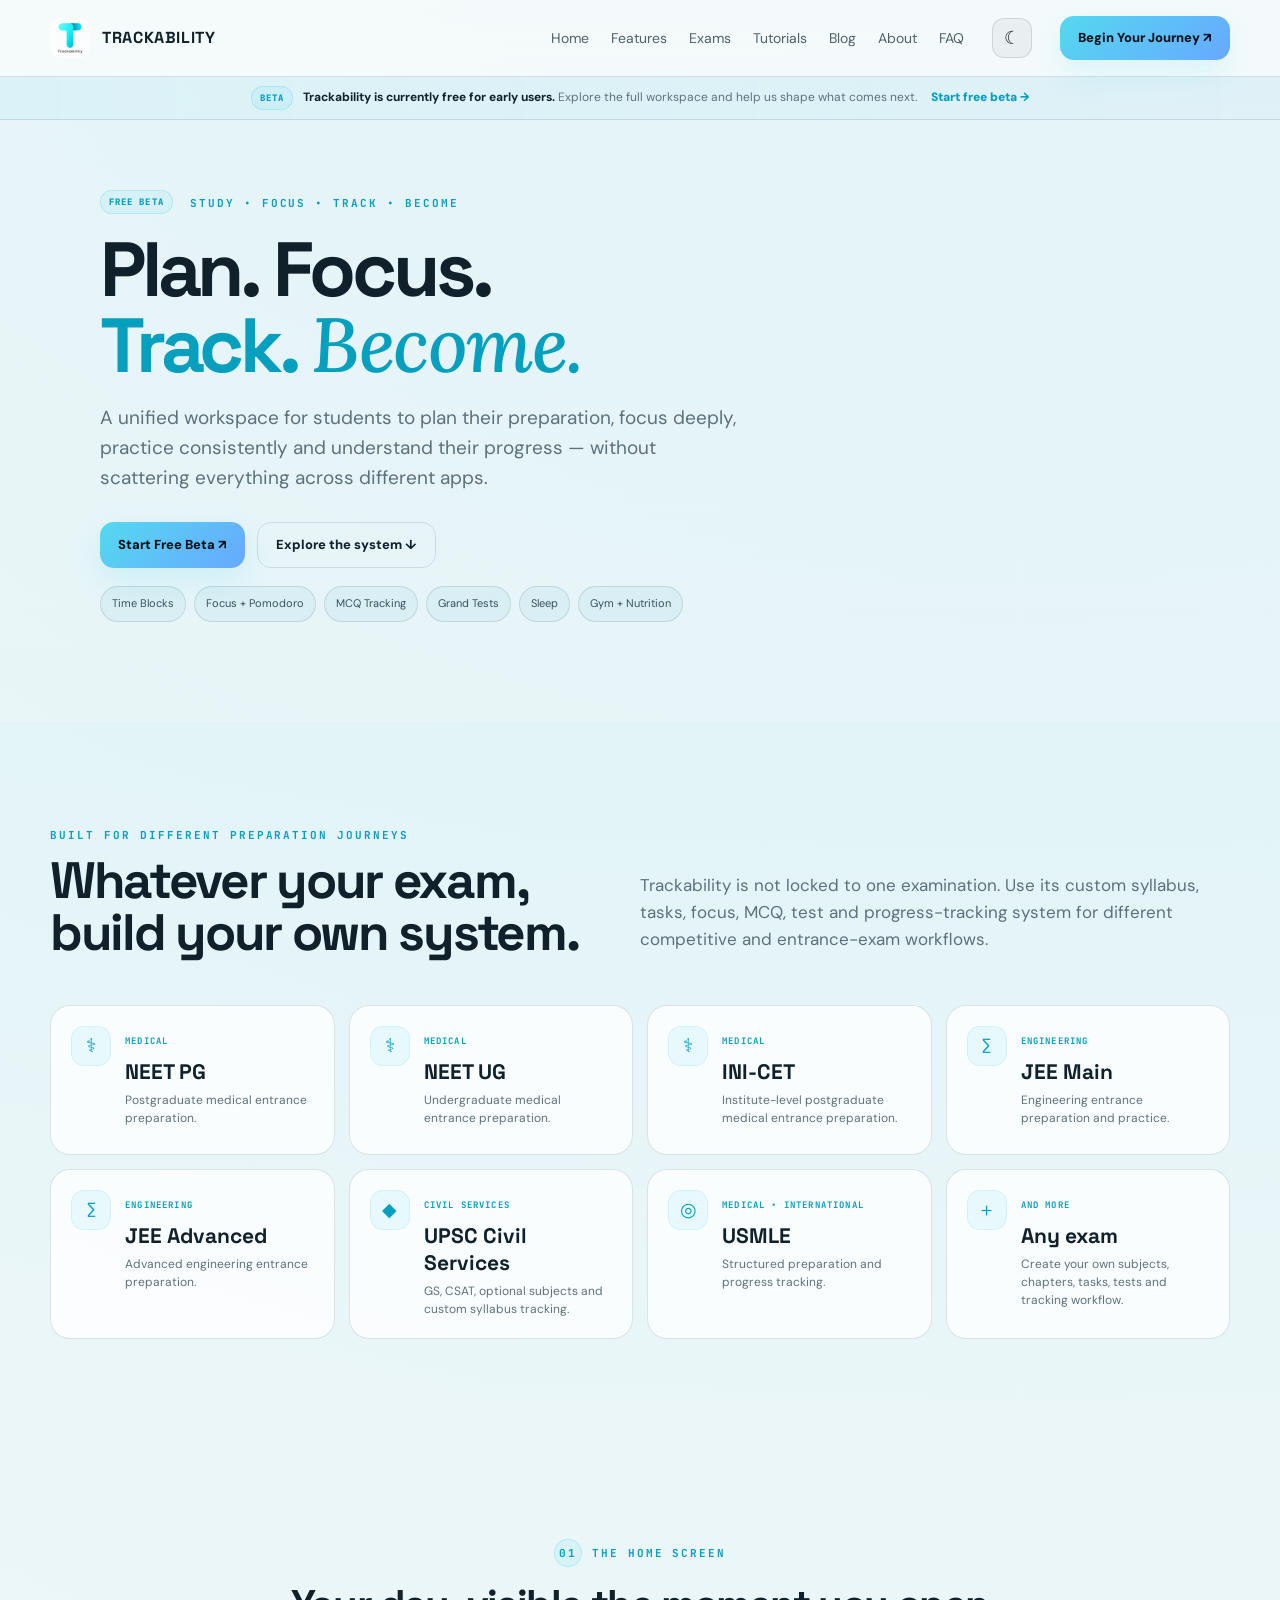
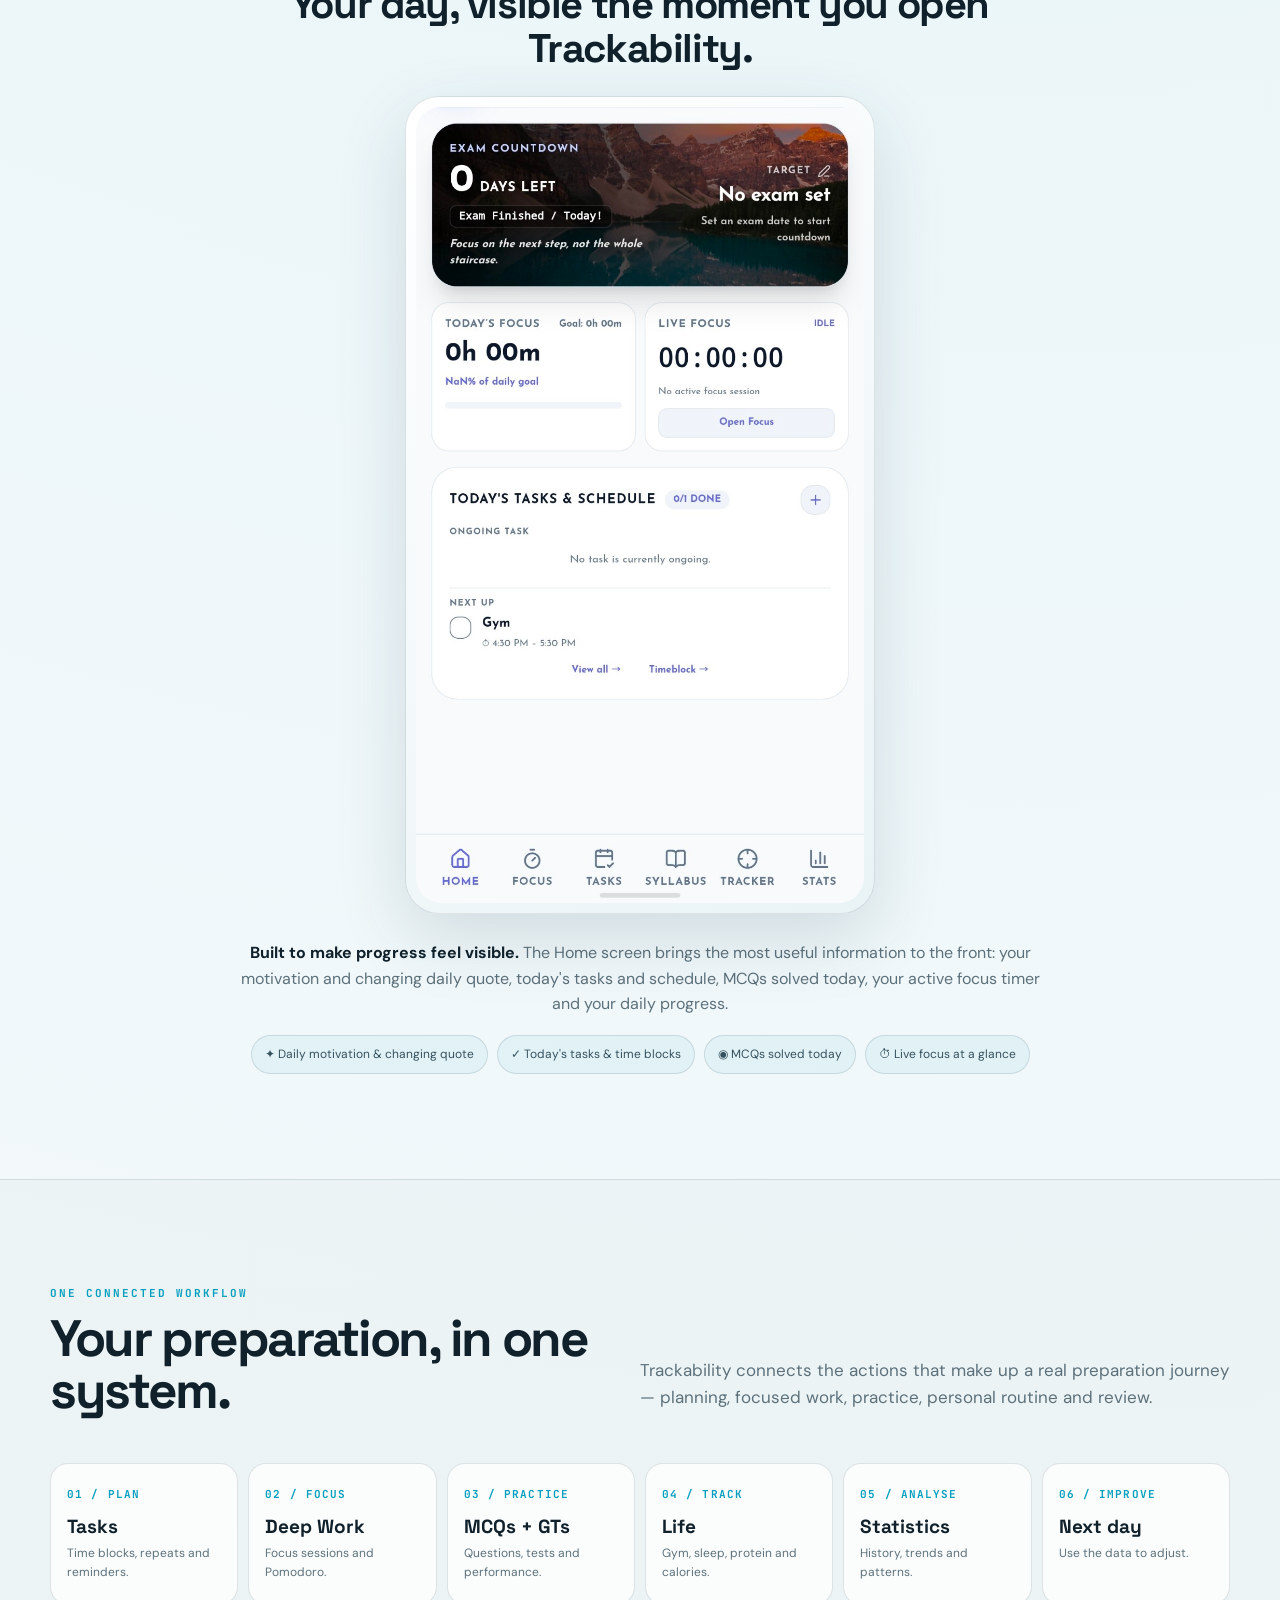
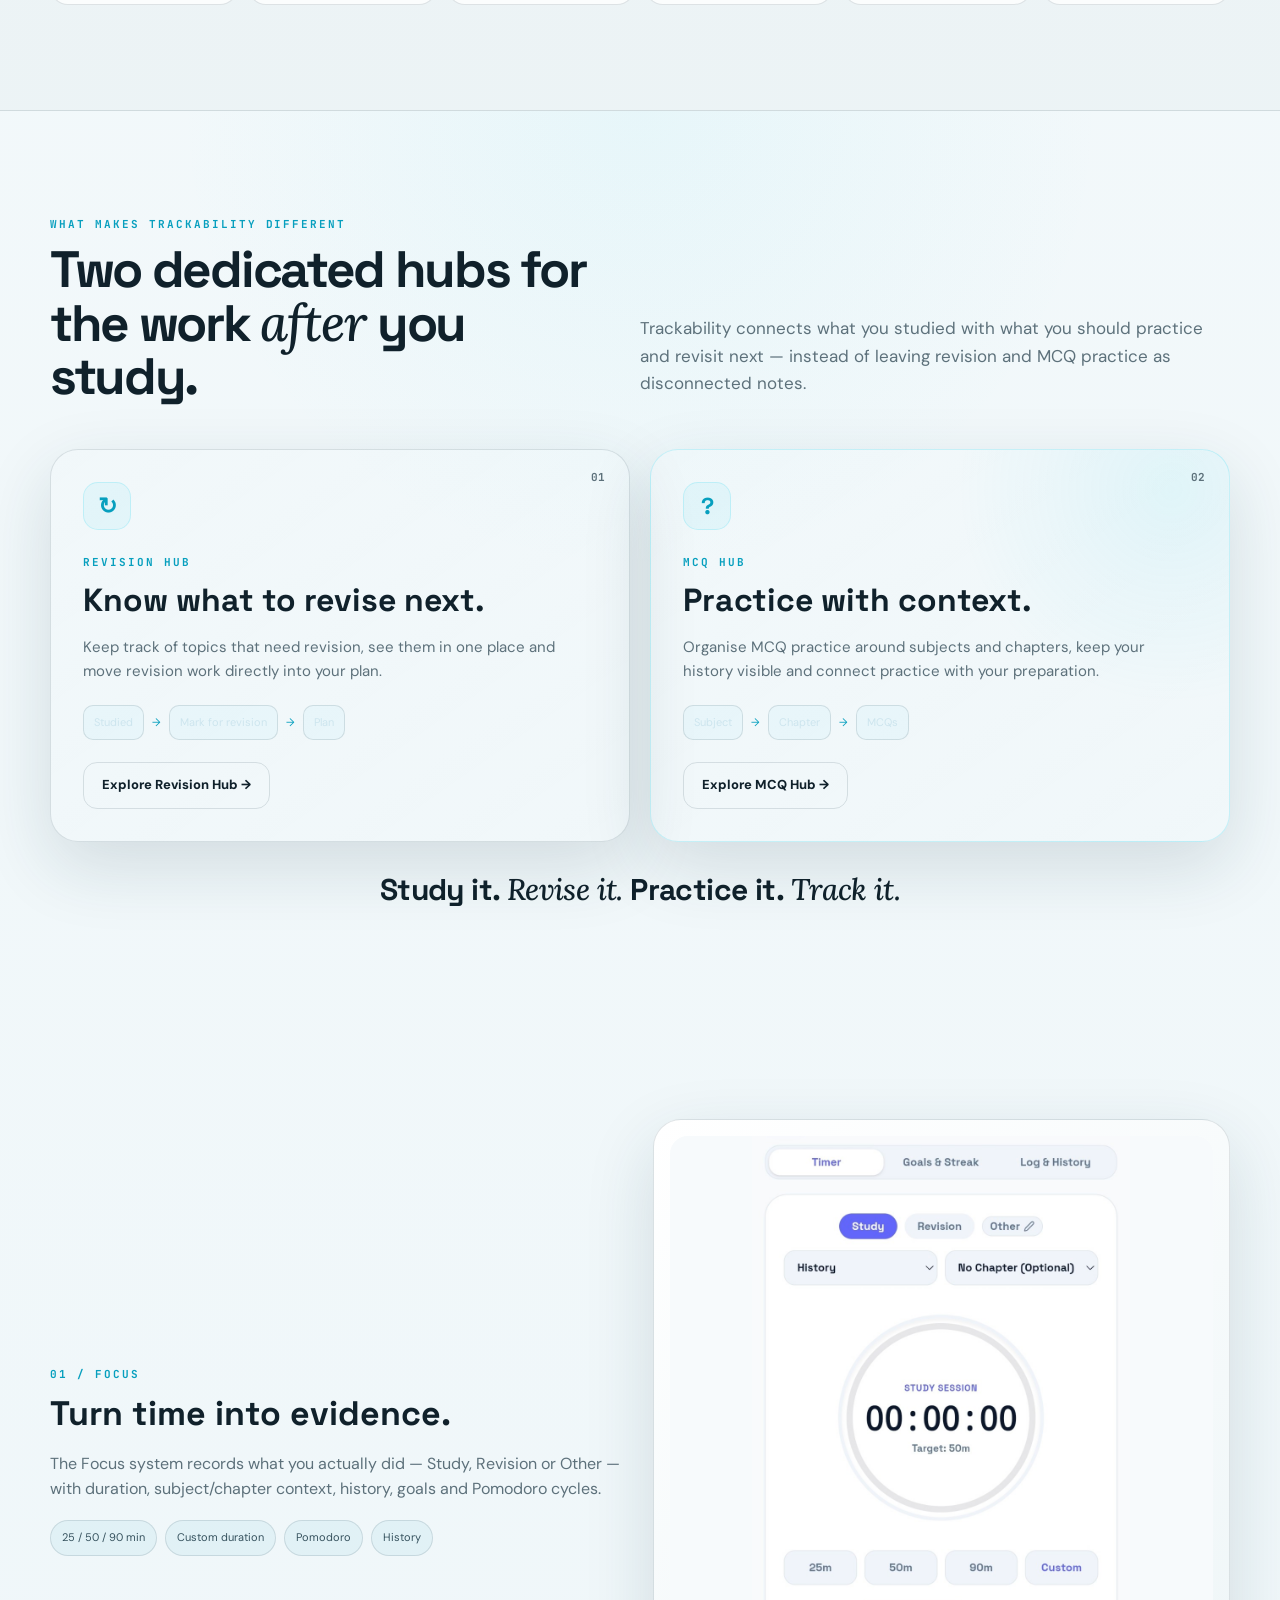
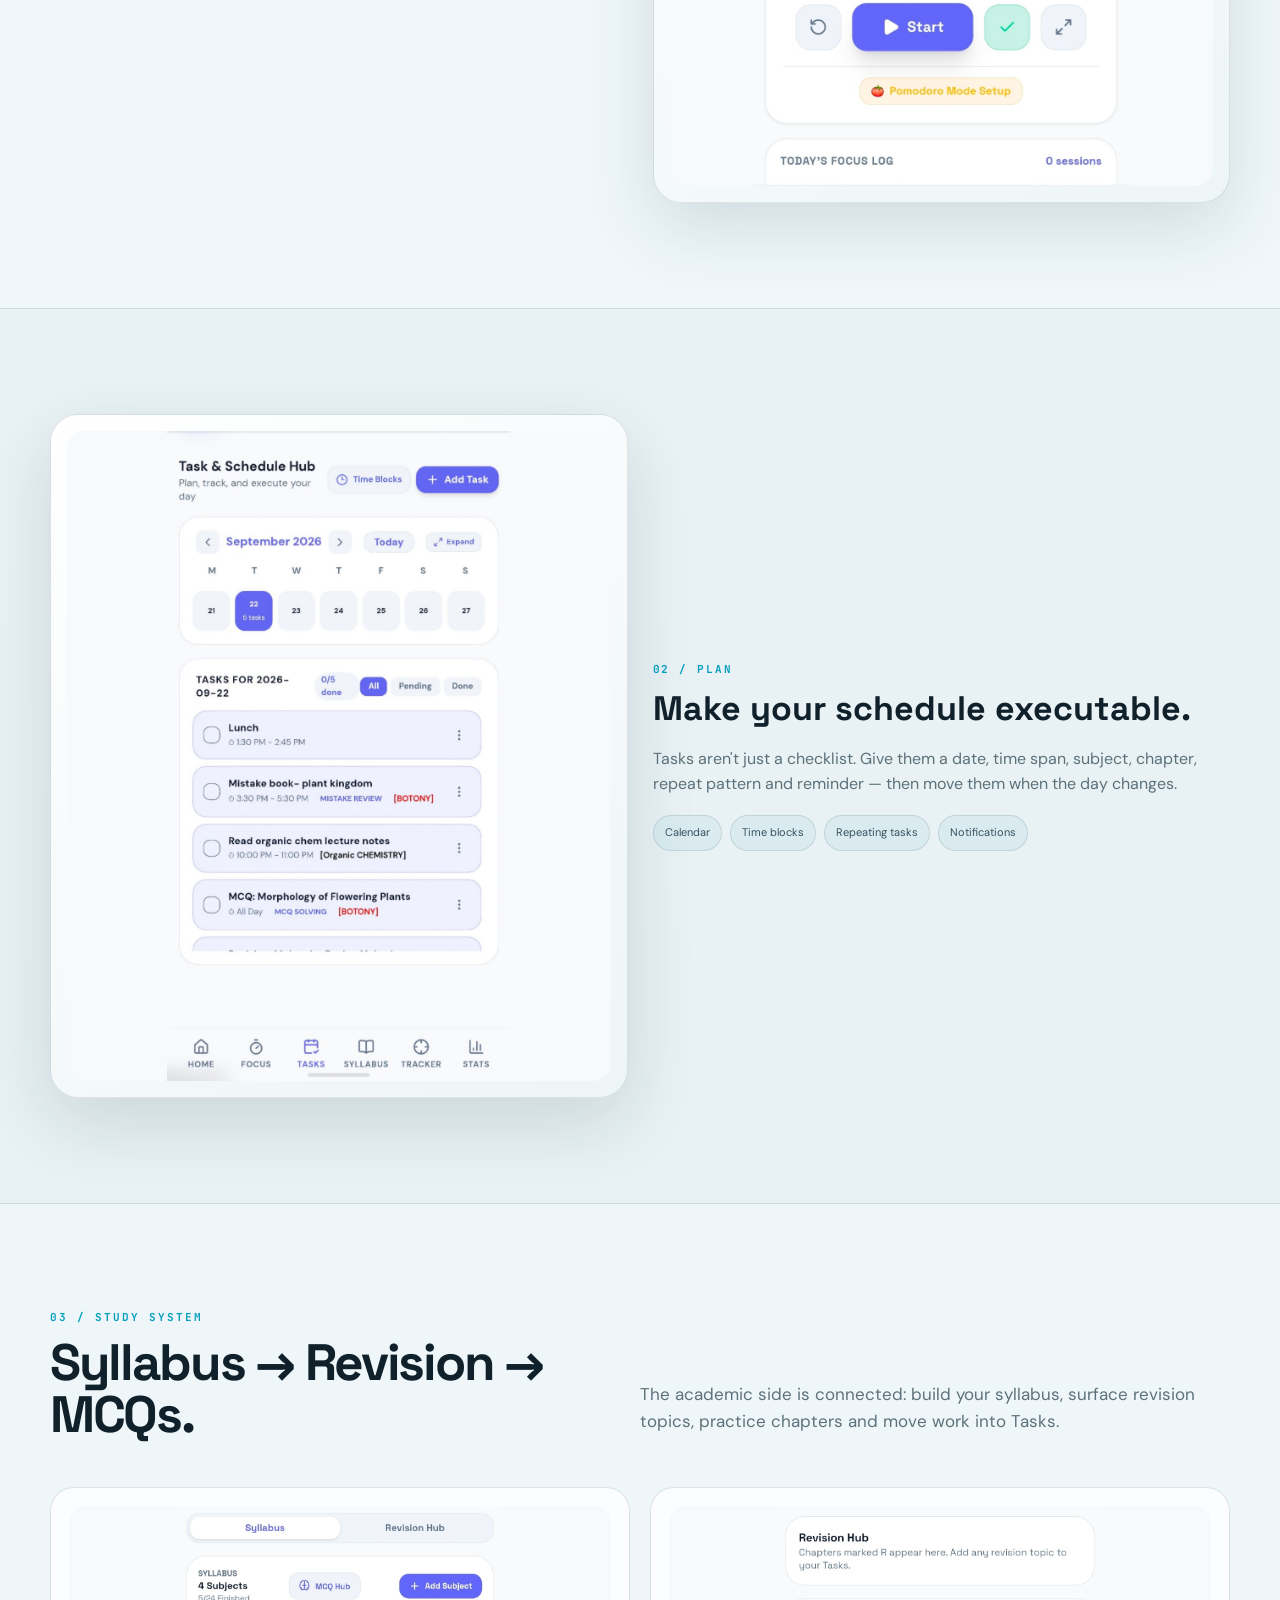
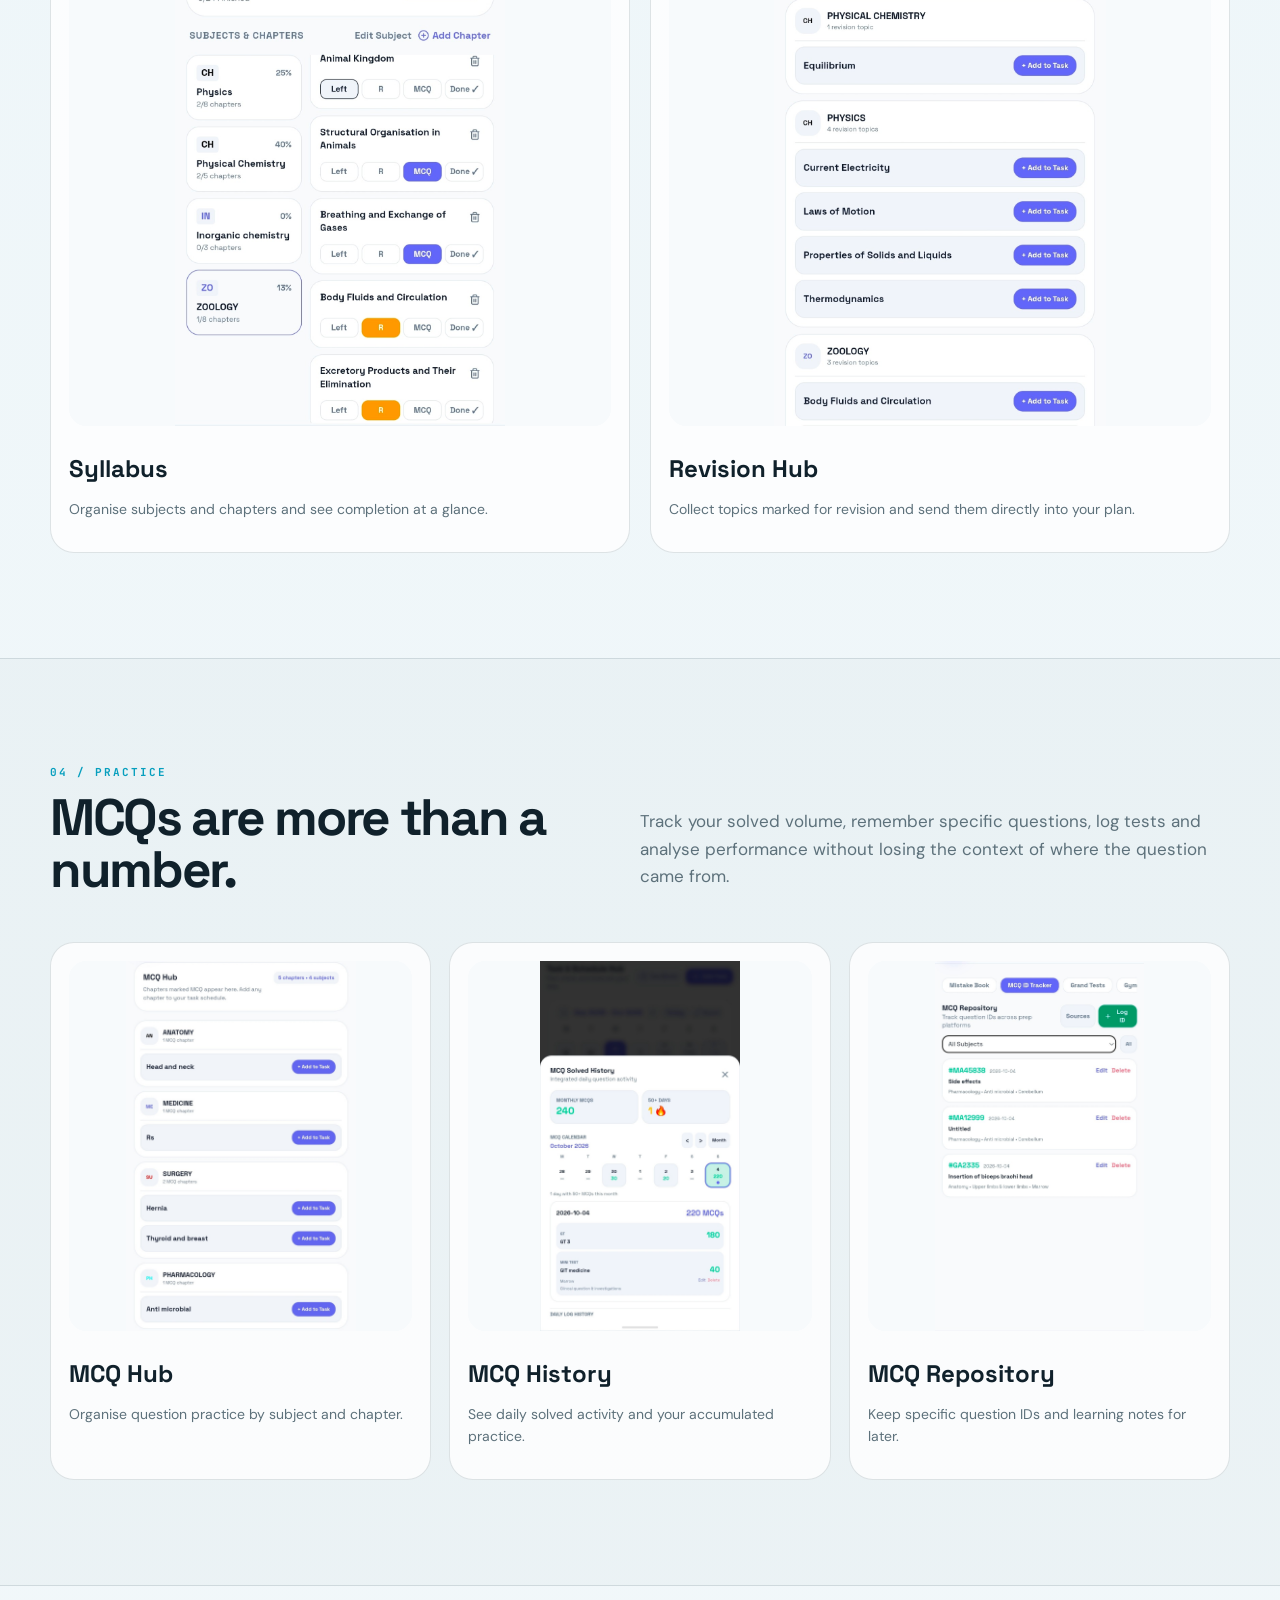
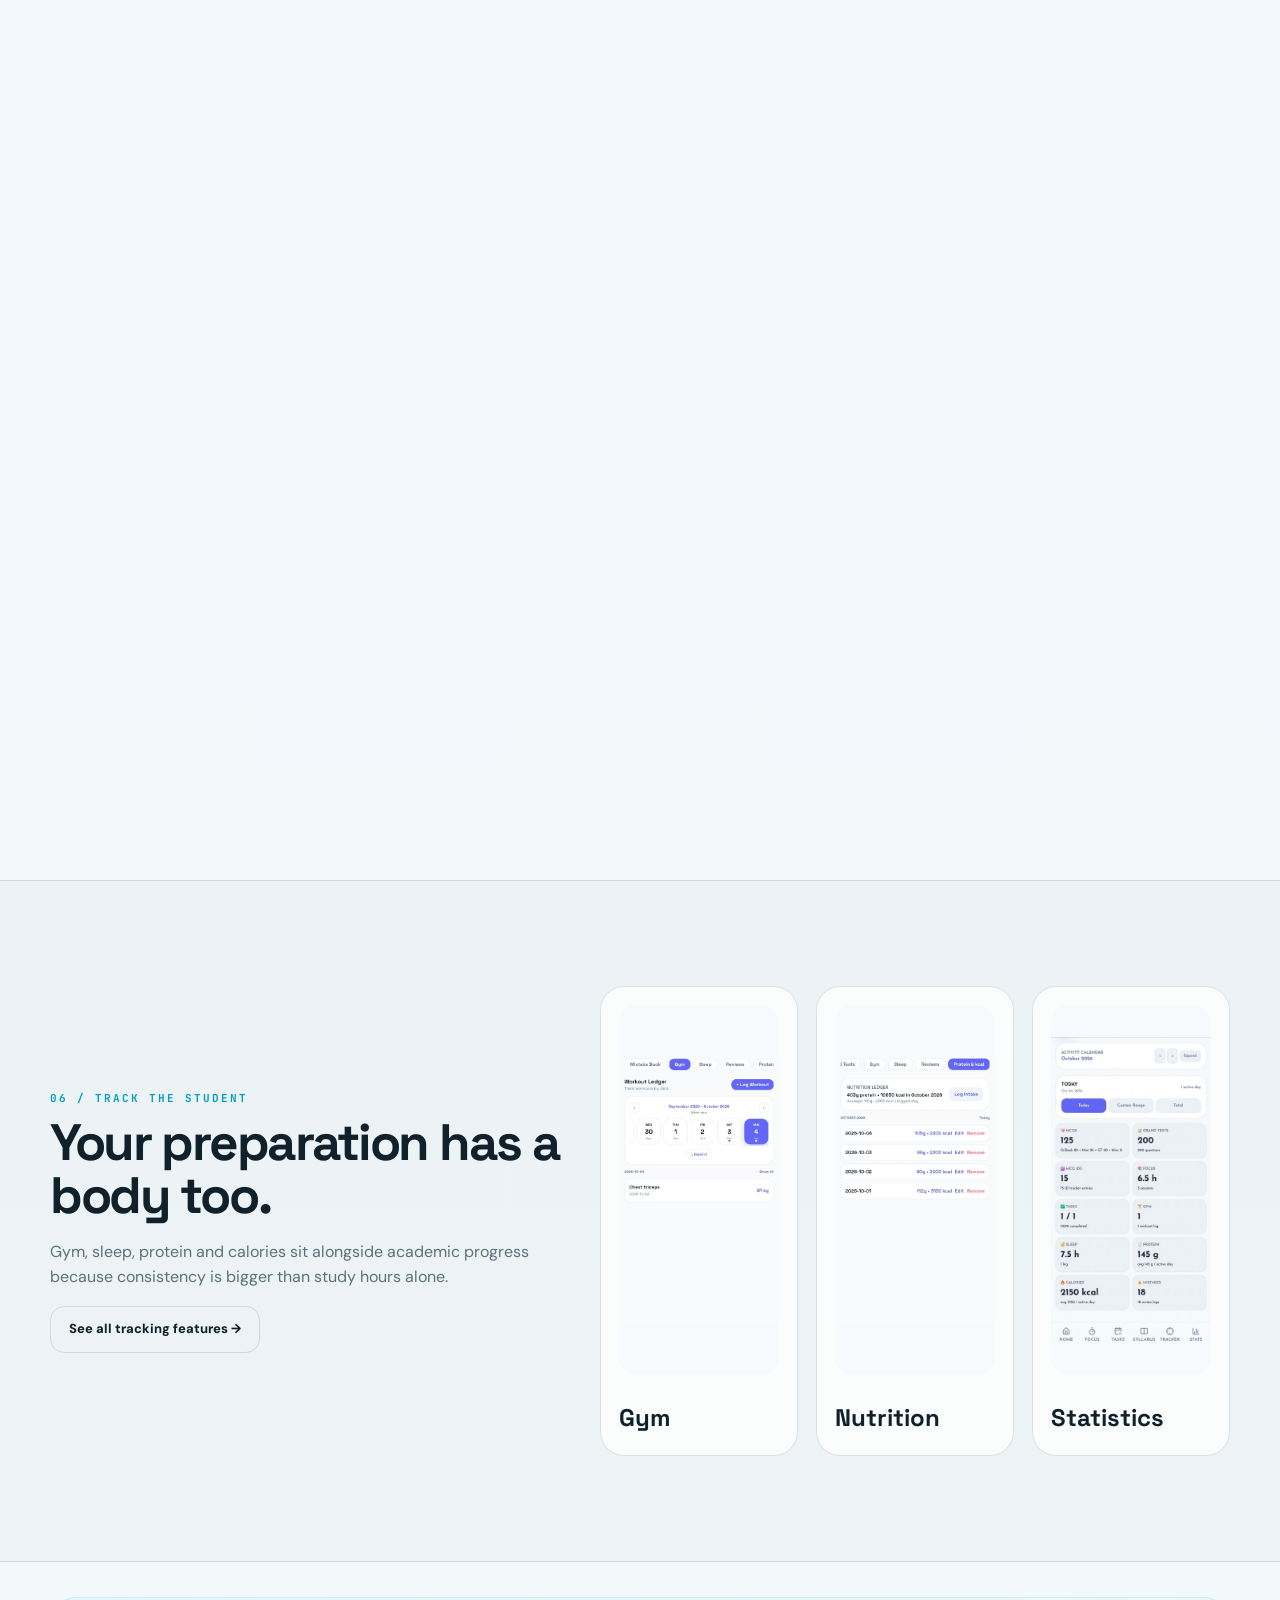
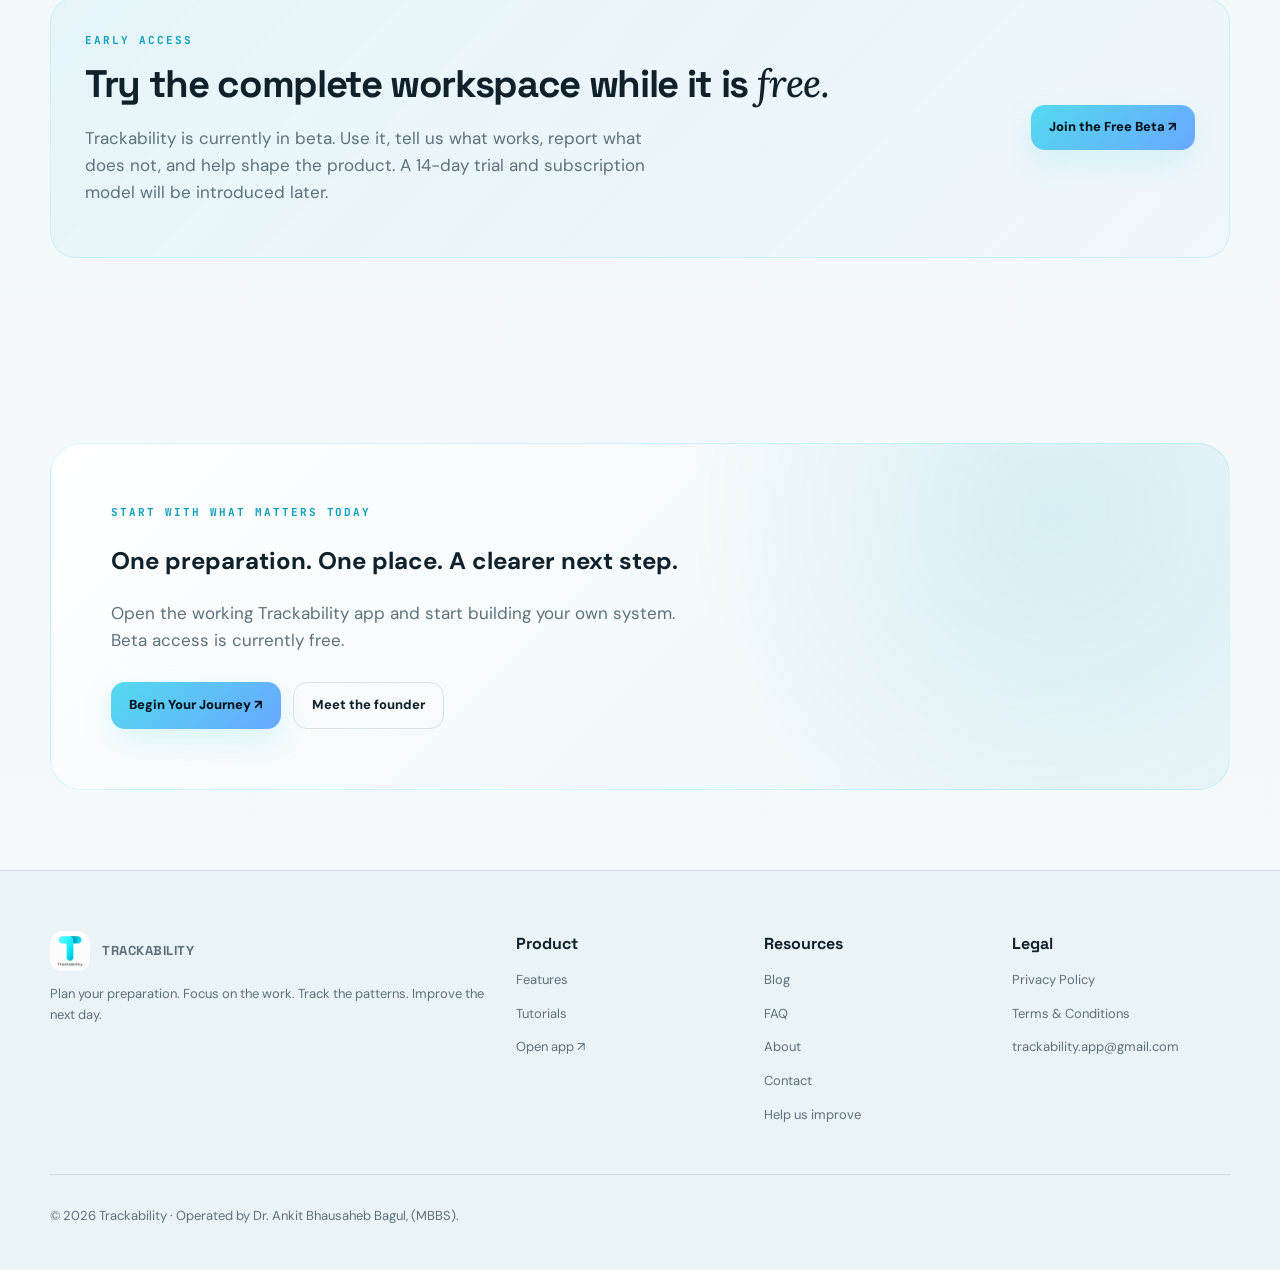
<file: index.html>
<!doctype html><html lang="en"><head>
  <!-- Google Analytics 4 -->
  <script async src="https://www.googletagmanager.com/gtag/js?id=G-R6Q6RZDSVN"></script>
  <script>
    window.dataLayer = window.dataLayer || [];
    function gtag(){dataLayer.push(arguments);}
    gtag('js', new Date());
    gtag('config', 'G-R6Q6RZDSVN');
  </script>
<meta charset="utf-8"><meta name="viewport" content="width=device-width,initial-scale=1"><meta name="theme-color" content="#061018"><meta name="description" content="Trackability — a unified workspace for study, productivity and personal progress."><link rel="icon" href="logo.png"><link rel="preconnect" href="https://fonts.googleapis.com"><link rel="preconnect" href="https://fonts.gstatic.com" crossorigin><link href="https://fonts.googleapis.com/css2?family=DM+Sans:wght@400;500;600;700;800&family=JetBrains+Mono:wght@500;700&family=Lora:ital,wght@0,400;0,500;0,600;1,400;1,500;1,600&family=Space+Grotesk:wght@500;600;700&display=swap" rel="stylesheet"><link rel="stylesheet" href="styles.css"><title>Plan. Focus. Track. Become. · Trackability</title></head><body><nav class="nav"><div class="wrap navin"><a class="brand" href="index.html"><img src="logo.png" alt="Trackability logo"><span>TRACKABILITY</span></a><div class="links"><a href="index.html">Home</a><a href="features.html">Features</a><a href="index.html#exams">Exams</a><a href="tutorials.html">Tutorials</a><a href="blog.html">Blog</a><a href="about.html">About</a><a href="faq.html">FAQ</a></div><button class="theme-toggle desktop-theme" type="button" aria-label="Switch to light mode" title="Switch to light mode">☀︎</button><button class="menu" aria-label="Open navigation menu" aria-expanded="false">☰</button><a class="navcta btn primary" href="https://trackability-app.github.io/Trackability/" target="_blank">Begin Your Journey ↗</a></div></nav><div class="beta-banner"><div class="wrap beta-inner"><span class="beta-badge">BETA</span><span><strong>Trackability is currently free for early users.</strong> Explore the full workspace and help us shape what comes next.</span><a href="https://trackability-app.github.io/Trackability/" target="_blank" rel="noopener">Start free beta →</a></div></div><main><section class="hero wrap hero-home">
<div class="hero-content reveal">
  <div class="eyebrow"><span class="mini-beta">FREE BETA</span> Study • Focus • Track • Become</div>
  <h1>Plan. Focus.<br><span>Track. <em class="accent-italic">Become.</em></span></h1>
  <p>A unified workspace for students to plan their preparation, focus deeply, practice consistently and understand their progress — without scattering everything across different apps.</p>
  <div class="actions"><a class="btn primary" href="https://trackability-app.github.io/Trackability/" target="_blank">Start Free Beta ↗</a><a class="btn" href="#ecosystem">Explore the system ↓</a></div>
  <div class="pills"><span class="pill">Time Blocks</span><span class="pill">Focus + Pomodoro</span><span class="pill">MCQ Tracking</span><span class="pill">Grand Tests</span><span class="pill">Sleep</span><span class="pill">Gym + Nutrition</span></div>


</div>
</section>
<section class="section exam-section" id="exams"><div class="wrap">
  <div class="section-head reveal"><div><div class="eyebrow">Built for different preparation journeys</div><h2>Whatever your exam, build your own system.</h2></div><p class="lead">Trackability is not locked to one examination. Use its custom syllabus, tasks, focus, MCQ, test and progress-tracking system for different competitive and entrance-exam workflows.</p></div>
  <div class="exam-grid reveal">
    <div class="exam-card medical"><span class="exam-icon">⚕</span><div><b>MEDICAL</b><h3>NEET PG</h3><p>Postgraduate medical entrance preparation.</p></div></div>
    <div class="exam-card medical"><span class="exam-icon">⚕</span><div><b>MEDICAL</b><h3>NEET UG</h3><p>Undergraduate medical entrance preparation.</p></div></div>
    <div class="exam-card medical"><span class="exam-icon">⚕</span><div><b>MEDICAL</b><h3>INI-CET</h3><p>Institute-level postgraduate medical entrance preparation.</p></div></div>
    <div class="exam-card engineering"><span class="exam-icon">∑</span><div><b>ENGINEERING</b><h3>JEE Main</h3><p>Engineering entrance preparation and practice.</p></div></div>
    <div class="exam-card engineering"><span class="exam-icon">∑</span><div><b>ENGINEERING</b><h3>JEE Advanced</h3><p>Advanced engineering entrance preparation.</p></div></div>
    <div class="exam-card civil"><span class="exam-icon">◆</span><div><b>CIVIL SERVICES</b><h3>UPSC Civil Services</h3><p>GS, CSAT, optional subjects and custom syllabus tracking.</p></div></div>
    <div class="exam-card international"><span class="exam-icon">◎</span><div><b>MEDICAL • INTERNATIONAL</b><h3>USMLE</h3><p>Structured preparation and progress tracking.</p></div></div>
    <div class="exam-card more"><span class="exam-icon">＋</span><div><b>AND MORE</b><h3>Any exam</h3><p>Create your own subjects, chapters, tasks, tests and tracking workflow.</p></div></div>
  </div>
</div></section>
<section class="section home-screen-section"><div class="wrap">
  <div class="home-screen-showcase reveal">
    <div class="home-screen-label"><span>01</span> THE HOME SCREEN</div>
    <div class="home-screen-title">Your day, visible the moment you open Trackability.</div>
    <div class="hero-frame"><img src="home.png" alt="Trackability Home screen showing exam countdown, focus, tasks and daily progress"></div>
    <div class="home-screen-copy">
      <p><strong>Built to make progress feel visible.</strong> The Home screen brings the most useful information to the front: your motivation and changing daily quote, today's tasks and schedule, MCQs solved today, your active focus timer and your daily progress.</p>
      <div class="home-points"><span>✦ Daily motivation & changing quote</span><span>✓ Today's tasks & time blocks</span><span>◉ MCQs solved today</span><span>⏱ Live focus at a glance</span></div>
    </div>
  </div>
</div></section>
<section class="section alt" id="ecosystem"><div class="wrap"><div class="section-head reveal"><div><div class="eyebrow">One connected workflow</div><h2>Your preparation, in one system.</h2></div><p class="lead">Trackability connects the actions that make up a real preparation journey — planning, focused work, practice, personal routine and review.</p></div><div class="workflow reveal"><div class="step"><b>01 / PLAN</b><strong>Tasks</strong><p>Time blocks, repeats and reminders.</p></div><div class="step"><b>02 / FOCUS</b><strong>Deep Work</strong><p>Focus sessions and Pomodoro.</p></div><div class="step"><b>03 / PRACTICE</b><strong>MCQs + GTs</strong><p>Questions, tests and performance.</p></div><div class="step"><b>04 / TRACK</b><strong>Life</strong><p>Gym, sleep, protein and calories.</p></div><div class="step"><b>05 / ANALYSE</b><strong>Statistics</strong><p>History, trends and patterns.</p></div><div class="step"><b>06 / IMPROVE</b><strong>Next day</strong><p>Use the data to adjust.</p></div></div></div></section>
<section class="section differentiator"><div class="wrap"><div class="section-head reveal"><div><div class="eyebrow">What makes Trackability different</div><h2>Two dedicated hubs for the work <em class="accent-italic">after</em> you study.</h2></div><p class="lead">Trackability connects what you studied with what you should practice and revisit next — instead of leaving revision and MCQ practice as disconnected notes.</p></div><div class="hub-grid"><article class="hub-card reveal"><div class="hub-number">01</div><div class="hub-icon">↻</div><div class="eyebrow">REVISION HUB</div><h3>Know what to revise next.</h3><p>Keep track of topics that need revision, see them in one place and move revision work directly into your plan.</p><div class="hub-flow"><span>Studied</span><i>→</i><span>Mark for revision</span><i>→</i><span>Plan</span></div><a class="btn" href="features.html">Explore Revision Hub →</a></article><article class="hub-card featured reveal"><div class="hub-number">02</div><div class="hub-icon">?</div><div class="eyebrow">MCQ HUB</div><h3>Practice with context.</h3><p>Organise MCQ practice around subjects and chapters, keep your history visible and connect practice with your preparation.</p><div class="hub-flow"><span>Subject</span><i>→</i><span>Chapter</span><i>→</i><span>MCQs</span></div><a class="btn" href="features.html">Explore MCQ Hub →</a></article></div><div class="hub-note reveal"><strong>Study it.</strong> <em class="accent-italic">Revise it.</em> <strong>Practice it.</strong> <em class="accent-italic">Track it.</em></div></div></section>
<section class="section"><div class="wrap showcase"><div class="copy reveal"><div class="eyebrow">01 / Focus</div><h3>Turn time into evidence.</h3><p>The Focus system records what you actually did — Study, Revision or Other — with duration, subject/chapter context, history, goals and Pomodoro cycles.</p><div class="pills"><span class="pill">25 / 50 / 90 min</span><span class="pill">Custom duration</span><span class="pill">Pomodoro</span><span class="pill">History</span></div></div><div class="shot-card reveal"><img src="focus.png" alt="Actual Trackability Focus Timer screenshot"></div></div></section>
<section class="section alt"><div class="wrap showcase"><div class="shot-card reveal"><img src="tasks.png" alt="Actual Trackability Tasks and Schedule screenshot"></div><div class="copy reveal"><div class="eyebrow">02 / Plan</div><h3>Make your schedule executable.</h3><p>Tasks aren't just a checklist. Give them a date, time span, subject, chapter, repeat pattern and reminder — then move them when the day changes.</p><div class="pills"><span class="pill">Calendar</span><span class="pill">Time blocks</span><span class="pill">Repeating tasks</span><span class="pill">Notifications</span></div></div></div></section>
<section class="section"><div class="wrap"><div class="section-head reveal"><div><div class="eyebrow">03 / Study system</div><h2>Syllabus → Revision → MCQs.</h2></div><p class="lead">The academic side is connected: build your syllabus, surface revision topics, practice chapters and move work into Tasks.</p></div><div class="duo"><div class="feature-card reveal"><img src="syllabus.png" alt="Actual Syllabus screen"><h3>Syllabus</h3><p>Organise subjects and chapters and see completion at a glance.</p></div><div class="feature-card reveal"><img src="revision.png" alt="Actual Revision Hub screen"><h3>Revision Hub</h3><p>Collect topics marked for revision and send them directly into your plan.</p></div></div></div></section>
<section class="section alt"><div class="wrap"><div class="section-head reveal"><div><div class="eyebrow">04 / Practice</div><h2>MCQs are more than a number.</h2></div><p class="lead">Track your solved volume, remember specific questions, log tests and analyse performance without losing the context of where the question came from.</p></div><div class="grid"><div class="feature-card reveal"><img src="mcq.png" alt="Actual MCQ Hub screen"><h3>MCQ Hub</h3><p>Organise question practice by subject and chapter.</p></div><div class="feature-card reveal"><img src="mcq-ledger.png" alt="Actual MCQ history screen"><h3>MCQ History</h3><p>See daily solved activity and your accumulated practice.</p></div><div class="feature-card reveal"><img src="mcq-repository.png" alt="Actual MCQ repository screen"><h3>MCQ Repository</h3><p>Keep specific question IDs and learning notes for later.</p></div></div></div></section>
<section class="section"><div class="wrap showcase"><div class="copy reveal"><div class="eyebrow">05 / Grand Tests</div><h3>Record the test. Understand the result.</h3><p>Store the test name, platform, questions, correct, wrong and left. Track scores over time and use the performance history to identify direction, not just a single result.</p><div class="pills"><span class="pill">Custom marking schemes</span><span class="pill">Score trend</span><span class="pill">Test history</span></div></div><div class="shot-card reveal"><img src="gt.png" alt="Actual Grand Test entry screenshot"></div></div></section>
<section class="section alt"><div class="wrap stats-band"><div class="copy reveal"><div class="eyebrow">06 / Track the student</div><h2>Your preparation has a body too.</h2><p class="lead">Gym, sleep, protein and calories sit alongside academic progress because consistency is bigger than study hours alone.</p><a class="btn" href="features.html">See all tracking features →</a></div><div class="grid"><div class="feature-card reveal"><img src="gym.png" alt="Actual Gym tracking screen"><h3>Gym</h3></div><div class="feature-card reveal"><img src="protein.png" alt="Actual Protein tracking screen"><h3>Nutrition</h3></div><div class="feature-card reveal"><img src="stats.png" alt="Actual Statistics screen"><h3>Statistics</h3></div></div></div></section>
<section class="section beta-section"><div class="wrap"><div class="beta-card reveal"><div><div class="eyebrow">Early access</div><h2>Try the complete workspace while it is <em class="accent-italic">free.</em></h2><p class="lead">Trackability is currently in beta. Use it, tell us what works, report what does not, and help shape the product. A 14-day trial and subscription model will be introduced later.</p></div><a class="btn primary" href="https://trackability-app.github.io/Trackability/" target="_blank">Join the Free Beta ↗</a></div></div></section><section class="cta"><div class="wrap"><div class="cta-box reveal"><div class="eyebrow">Start with what matters today</div><h2>One preparation. One place. A clearer next step.</h2><p class="lead">Open the working Trackability app and start building your own system. Beta access is currently free.</p><div class="actions"><a class="btn primary" href="https://trackability-app.github.io/Trackability/" target="_blank">Begin Your Journey ↗</a><a class="btn" href="about.html">Meet the founder</a></div></div></div></section></main><footer class="footer"><div class="wrap footergrid"><div><a class="brand" href="index.html"><img src="logo.png" alt="Trackability"><span>TRACKABILITY</span></a><p>Plan your preparation. Focus on the work. Track the patterns. Improve the next day.</p></div><div><h4>Product</h4><p><a href="features.html">Features</a></p><p><a href="tutorials.html">Tutorials</a></p><p><a href="https://trackability-app.github.io/Trackability/">Open app ↗</a></p></div><div><h4>Resources</h4><p><a href="blog.html">Blog</a></p><p><a href="faq.html">FAQ</a></p><p><a href="about.html">About</a></p><p><a href="contact.html">Contact</a></p><p><a href="contact.html">Help us improve</a></p></div><div><h4>Legal</h4><p><a href="privacy.html">Privacy Policy</a></p><p><a href="terms.html">Terms & Conditions</a></p><p><a href="mailto:trackability.app@gmail.com">trackability.app@gmail.com</a></p></div></div><div class="wrap" style="border-top:1px solid var(--line);margin-top:35px;padding-top:18px"><p class="notice">© <span data-year></span> Trackability · Operated by Dr. Ankit Bhausaheb Bagul, (MBBS).</p></div></footer><script src="script.js"></script></body></html>
</file>
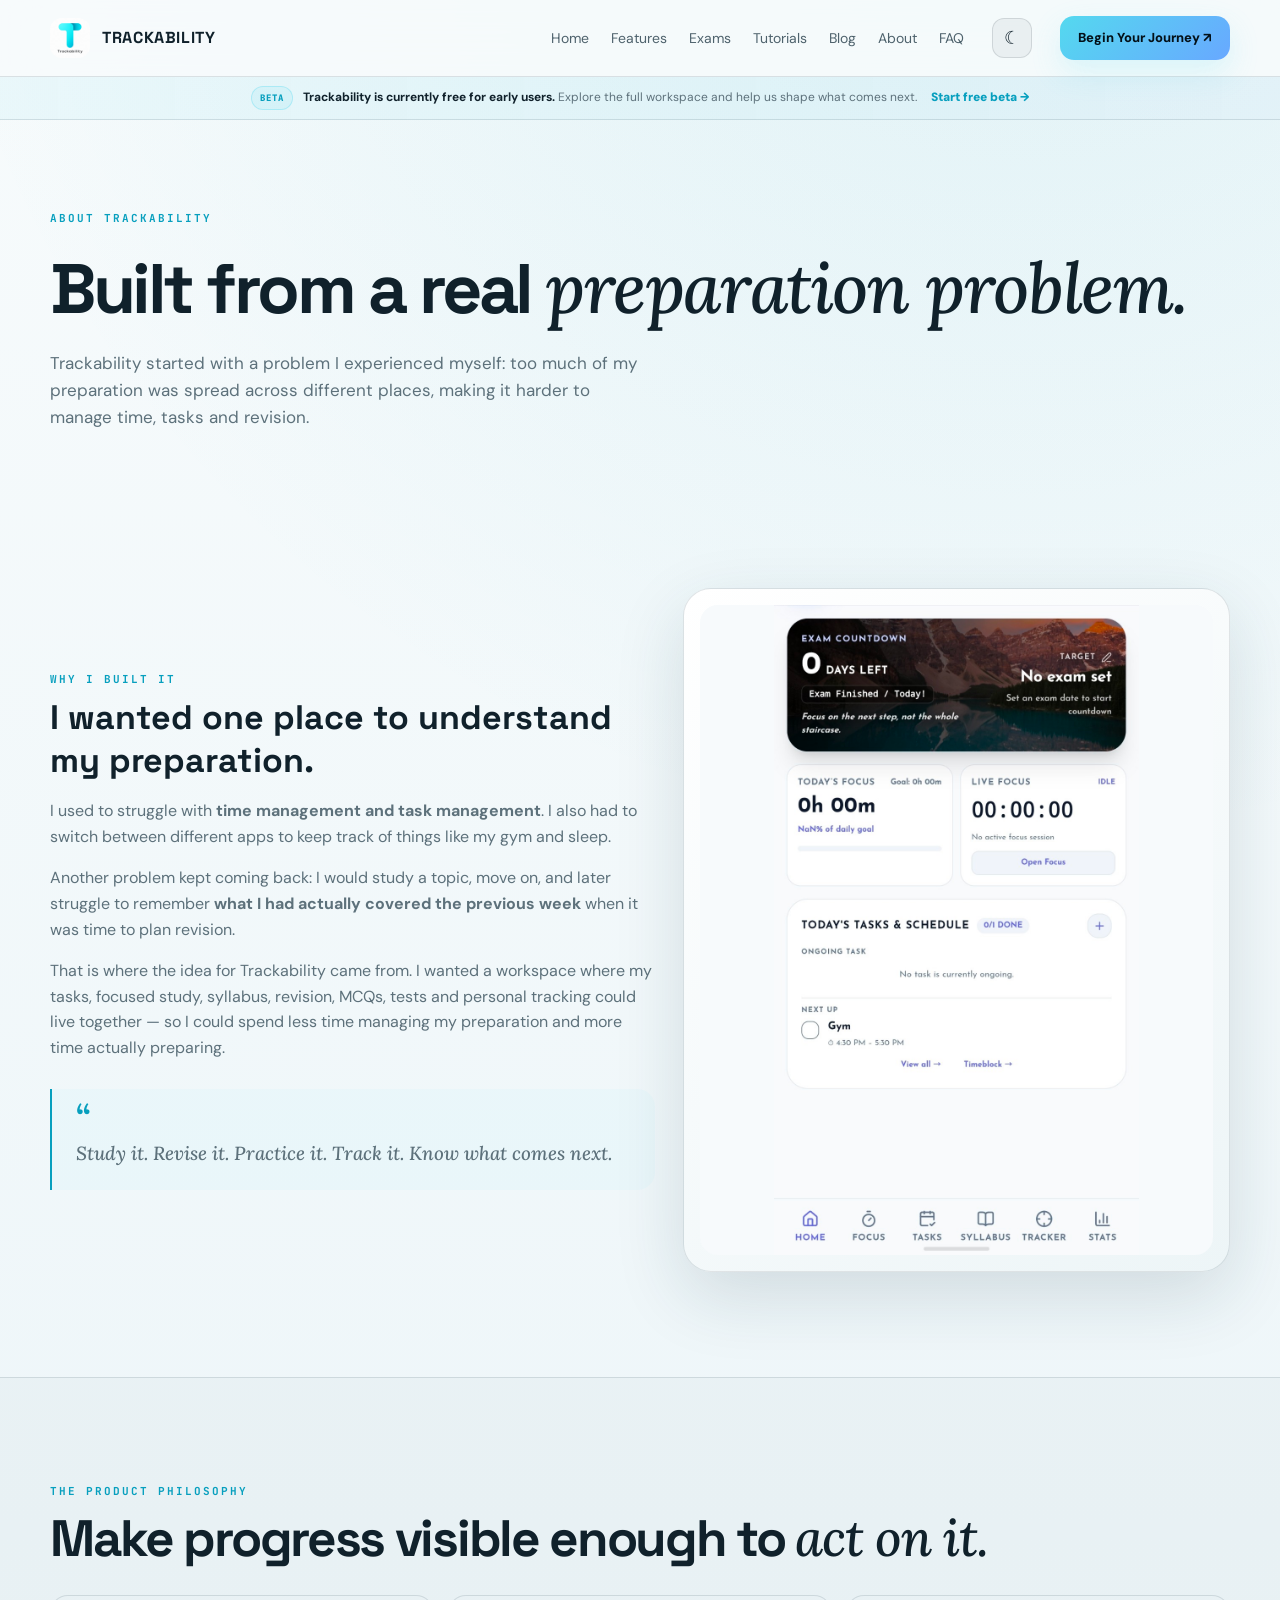
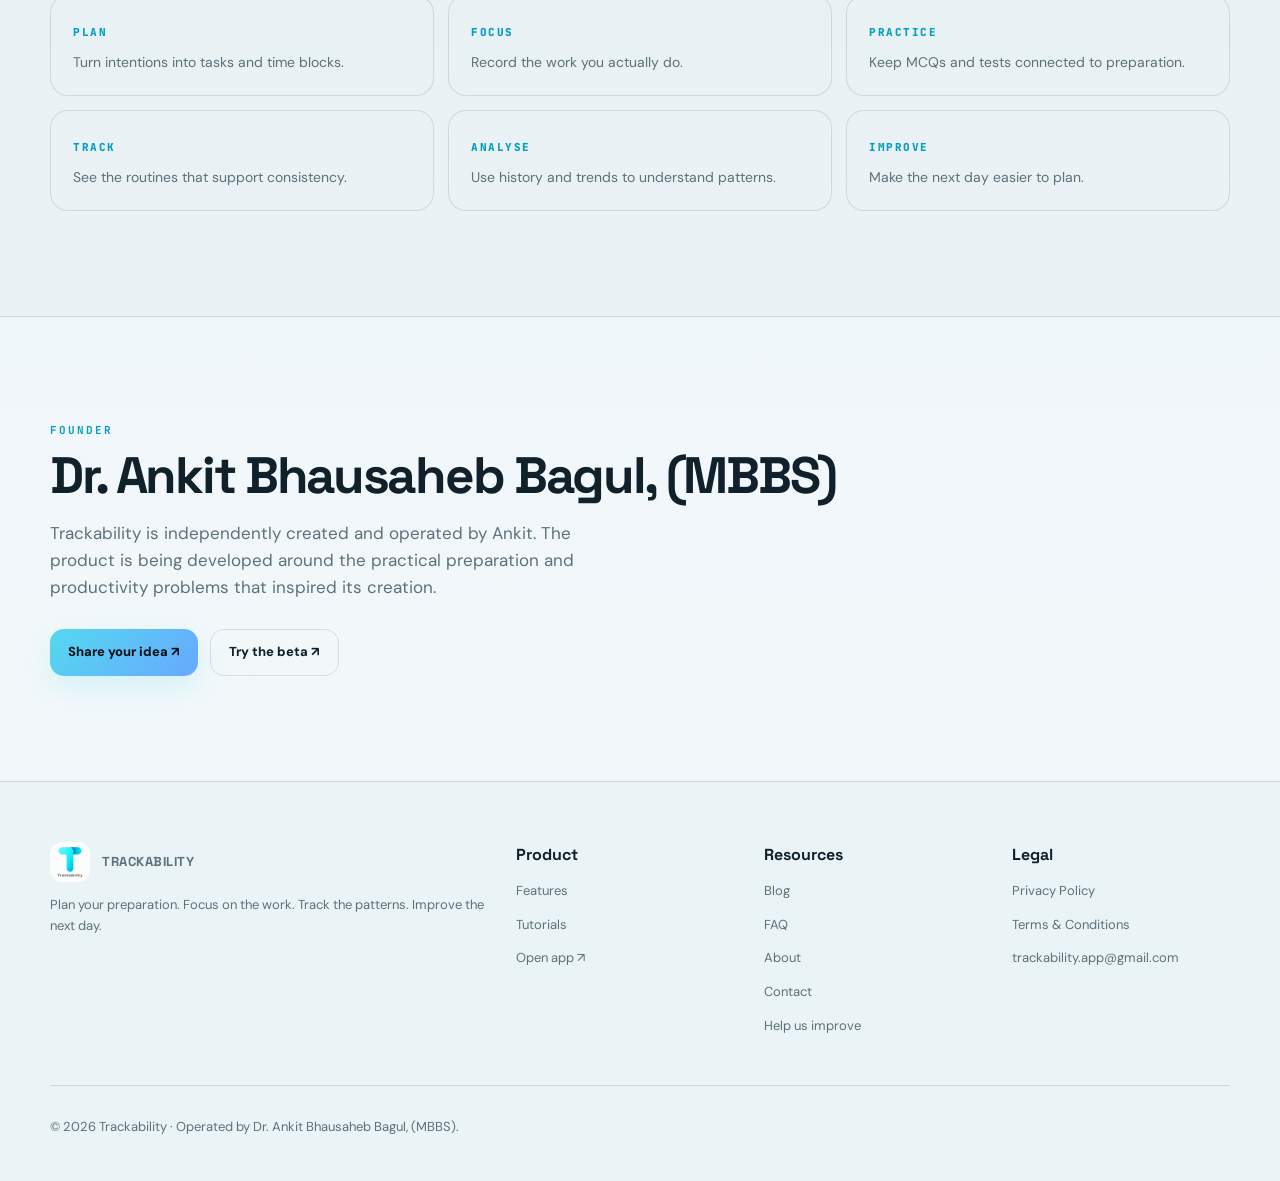
<file: about.html>
<!doctype html><html lang="en"><head>
  <!-- Google Analytics 4 -->
  <script async src="https://www.googletagmanager.com/gtag/js?id=G-R6Q6RZDSVN"></script>
  <script>
    window.dataLayer = window.dataLayer || [];
    function gtag(){dataLayer.push(arguments);}
    gtag('js', new Date());
    gtag('config', 'G-R6Q6RZDSVN');
  </script>
<meta charset="utf-8"><meta name="viewport" content="width=device-width,initial-scale=1"><meta name="theme-color" content="#061018"><meta name="description" content="Trackability — a unified workspace for study, productivity and personal progress."><link rel="icon" href="logo.png"><link rel="preconnect" href="https://fonts.googleapis.com"><link rel="preconnect" href="https://fonts.gstatic.com" crossorigin><link href="https://fonts.googleapis.com/css2?family=DM+Sans:wght@400;500;600;700;800&family=JetBrains+Mono:wght@500;700&family=Lora:ital,wght@0,400;0,500;0,600;1,400;1,500;1,600&family=Space+Grotesk:wght@500;600;700&display=swap" rel="stylesheet"><link rel="stylesheet" href="styles.css"><title>About · Trackability</title></head><body><nav class="nav"><div class="wrap navin"><a class="brand" href="index.html"><img src="logo.png" alt="Trackability logo"><span>TRACKABILITY</span></a><div class="links"><a href="index.html">Home</a><a href="features.html">Features</a><a href="index.html#exams">Exams</a><a href="tutorials.html">Tutorials</a><a href="blog.html">Blog</a><a href="about.html">About</a><a href="faq.html">FAQ</a></div><button class="theme-toggle desktop-theme" type="button" aria-label="Switch to light mode" title="Switch to light mode">☀︎</button><button class="menu" aria-label="Open navigation menu" aria-expanded="false">☰</button><a class="navcta btn primary" href="https://trackability-app.github.io/Trackability/" target="_blank">Begin Your Journey ↗</a></div></nav><div class="beta-banner"><div class="wrap beta-inner"><span class="beta-badge">BETA</span><span><strong>Trackability is currently free for early users.</strong> Explore the full workspace and help us shape what comes next.</span><a href="https://trackability-app.github.io/Trackability/" target="_blank" rel="noopener">Start free beta →</a></div></div><main><section class="wrap pagehero"><div class="eyebrow">About Trackability</div><h1>Built from a real <em class="accent-italic">preparation problem.</em></h1><p class="lead">Trackability started with a problem I experienced myself: too much of my preparation was spread across different places, making it harder to manage time, tasks and revision.</p></section><section class="section"><div class="wrap founder-story"><div class="copy"><div class="eyebrow">Why I built it</div><h3>I wanted one place to understand my preparation.</h3><p>I used to struggle with <strong>time management and task management</strong>. I also had to switch between different apps to keep track of things like my gym and sleep.</p><p>Another problem kept coming back: I would study a topic, move on, and later struggle to remember <strong>what I had actually covered the previous week</strong> when it was time to plan revision.</p><p>That is where the idea for Trackability came from. I wanted a workspace where my tasks, focused study, syllabus, revision, MCQs, tests and personal tracking could live together — so I could spend less time managing my preparation and more time actually preparing.</p><div class="story-quote"><span>“</span><p>Study it. Revise it. Practice it. Track it. Know what comes next.</p></div></div><div class="shot-card"><img src="home.png" alt="Trackability Home screen"></div></div></section><section class="section alt"><div class="wrap"><div class="eyebrow">The product philosophy</div><h2>Make progress visible enough to <em class="accent-italic">act on it.</em></h2><div class="philosophy-grid"><div><b>PLAN</b><p>Turn intentions into tasks and time blocks.</p></div><div><b>FOCUS</b><p>Record the work you actually do.</p></div><div><b>PRACTICE</b><p>Keep MCQs and tests connected to preparation.</p></div><div><b>TRACK</b><p>See the routines that support consistency.</p></div><div><b>ANALYSE</b><p>Use history and trends to understand patterns.</p></div><div><b>IMPROVE</b><p>Make the next day easier to plan.</p></div></div></div></section><section class="section"><div class="wrap"><div class="eyebrow">Founder</div><h2>Dr. Ankit Bhausaheb Bagul, (MBBS)</h2><p class="lead">Trackability is independently created and operated by Ankit. The product is being developed around the practical preparation and productivity problems that inspired its creation.</p><div class="actions"><a class="btn primary" href="contact.html">Share your idea ↗</a><a class="btn" href="https://trackability-app.github.io/Trackability/" target="_blank">Try the beta ↗</a></div></div></section></main><footer class="footer"><div class="wrap footergrid"><div><a class="brand" href="index.html"><img src="logo.png" alt="Trackability"><span>TRACKABILITY</span></a><p>Plan your preparation. Focus on the work. Track the patterns. Improve the next day.</p></div><div><h4>Product</h4><p><a href="features.html">Features</a></p><p><a href="tutorials.html">Tutorials</a></p><p><a href="https://trackability-app.github.io/Trackability/">Open app ↗</a></p></div><div><h4>Resources</h4><p><a href="blog.html">Blog</a></p><p><a href="faq.html">FAQ</a></p><p><a href="about.html">About</a></p><p><a href="contact.html">Contact</a></p><p><a href="contact.html">Help us improve</a></p></div><div><h4>Legal</h4><p><a href="privacy.html">Privacy Policy</a></p><p><a href="terms.html">Terms & Conditions</a></p><p><a href="mailto:trackability.app@gmail.com">trackability.app@gmail.com</a></p></div></div><div class="wrap" style="border-top:1px solid var(--line);margin-top:35px;padding-top:18px"><p class="notice">© <span data-year></span> Trackability · Operated by Dr. Ankit Bhausaheb Bagul, (MBBS).</p></div></footer><script src="script.js"></script></body></html>
</file>
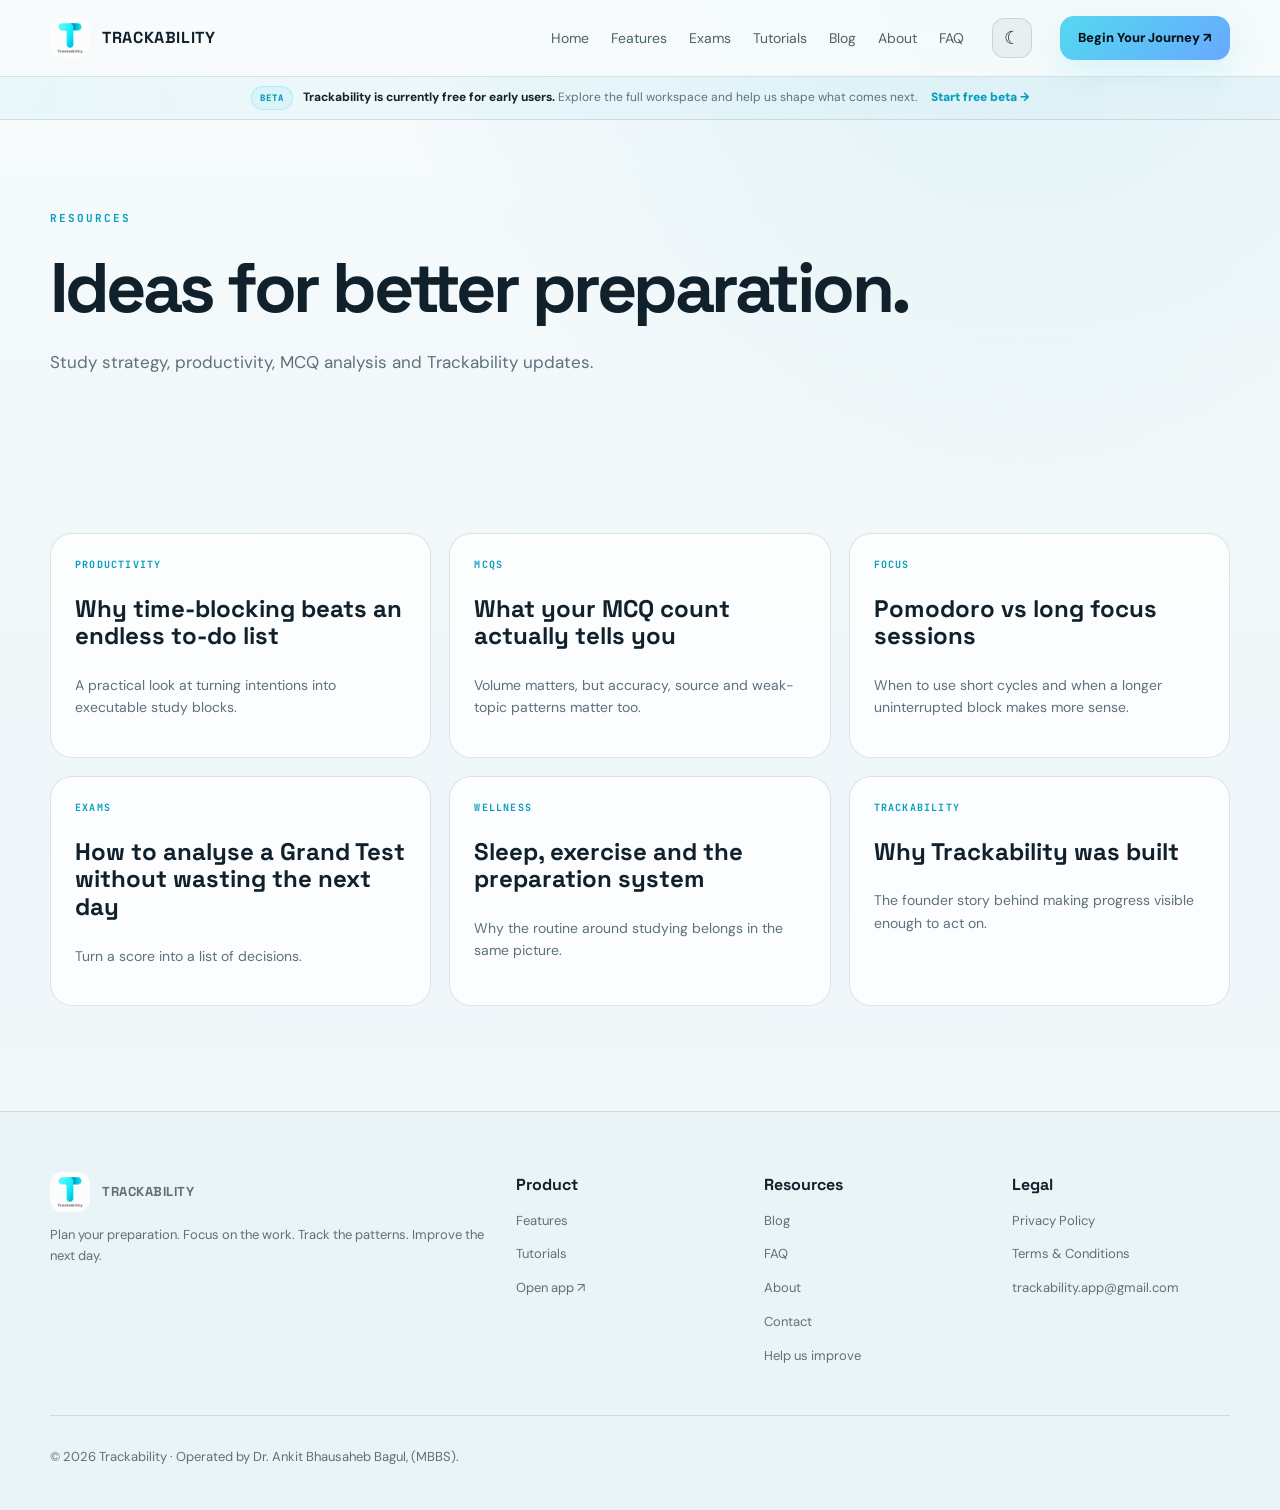
<file: blog.html>
<!doctype html><html lang="en"><head>
  <!-- Google Analytics 4 -->
  <script async src="https://www.googletagmanager.com/gtag/js?id=G-R6Q6RZDSVN"></script>
  <script>
    window.dataLayer = window.dataLayer || [];
    function gtag(){dataLayer.push(arguments);}
    gtag('js', new Date());
    gtag('config', 'G-R6Q6RZDSVN');
  </script>
<meta charset="utf-8"><meta name="viewport" content="width=device-width,initial-scale=1"><meta name="theme-color" content="#061018"><meta name="description" content="Trackability — a unified workspace for study, productivity and personal progress."><link rel="icon" href="logo.png"><link rel="preconnect" href="https://fonts.googleapis.com"><link rel="preconnect" href="https://fonts.gstatic.com" crossorigin><link href="https://fonts.googleapis.com/css2?family=DM+Sans:wght@400;500;600;700;800&family=JetBrains+Mono:wght@500;700&family=Lora:ital,wght@0,400;0,500;0,600;1,400;1,500;1,600&family=Space+Grotesk:wght@500;600;700&display=swap" rel="stylesheet"><link rel="stylesheet" href="styles.css"><title>Blog · Trackability</title></head><body><nav class="nav"><div class="wrap navin"><a class="brand" href="index.html"><img src="logo.png" alt="Trackability logo"><span>TRACKABILITY</span></a><div class="links"><a href="index.html">Home</a><a href="features.html">Features</a><a href="index.html#exams">Exams</a><a href="tutorials.html">Tutorials</a><a href="blog.html">Blog</a><a href="about.html">About</a><a href="faq.html">FAQ</a></div><button class="theme-toggle desktop-theme" type="button" aria-label="Switch to light mode" title="Switch to light mode">☀︎</button><button class="menu" aria-label="Open navigation menu" aria-expanded="false">☰</button><a class="navcta btn primary" href="https://trackability-app.github.io/Trackability/" target="_blank">Begin Your Journey ↗</a></div></nav><div class="beta-banner"><div class="wrap beta-inner"><span class="beta-badge">BETA</span><span><strong>Trackability is currently free for early users.</strong> Explore the full workspace and help us shape what comes next.</span><a href="https://trackability-app.github.io/Trackability/" target="_blank" rel="noopener">Start free beta →</a></div></div><main><section class="wrap pagehero"><div class="eyebrow">Resources</div><h1>Ideas for better preparation.</h1><p class="lead">Study strategy, productivity, MCQ analysis and Trackability updates.</p></section><section class="section"><div class="wrap blog-grid"><article class="blog-card reveal"><div class="tag">PRODUCTIVITY</div><h3>Why time-blocking beats an endless to-do list</h3><p>A practical look at turning intentions into executable study blocks.</p></article><article class="blog-card reveal"><div class="tag">MCQS</div><h3>What your MCQ count actually tells you</h3><p>Volume matters, but accuracy, source and weak-topic patterns matter too.</p></article><article class="blog-card reveal"><div class="tag">FOCUS</div><h3>Pomodoro vs long focus sessions</h3><p>When to use short cycles and when a longer uninterrupted block makes more sense.</p></article><article class="blog-card reveal"><div class="tag">EXAMS</div><h3>How to analyse a Grand Test without wasting the next day</h3><p>Turn a score into a list of decisions.</p></article><article class="blog-card reveal"><div class="tag">WELLNESS</div><h3>Sleep, exercise and the preparation system</h3><p>Why the routine around studying belongs in the same picture.</p></article><article class="blog-card reveal"><div class="tag">TRACKABILITY</div><h3>Why Trackability was built</h3><p>The founder story behind making progress visible enough to act on.</p></article></div></section></main><footer class="footer"><div class="wrap footergrid"><div><a class="brand" href="index.html"><img src="logo.png" alt="Trackability"><span>TRACKABILITY</span></a><p>Plan your preparation. Focus on the work. Track the patterns. Improve the next day.</p></div><div><h4>Product</h4><p><a href="features.html">Features</a></p><p><a href="tutorials.html">Tutorials</a></p><p><a href="https://trackability-app.github.io/Trackability/">Open app ↗</a></p></div><div><h4>Resources</h4><p><a href="blog.html">Blog</a></p><p><a href="faq.html">FAQ</a></p><p><a href="about.html">About</a></p><p><a href="contact.html">Contact</a></p><p><a href="contact.html">Help us improve</a></p></div><div><h4>Legal</h4><p><a href="privacy.html">Privacy Policy</a></p><p><a href="terms.html">Terms & Conditions</a></p><p><a href="mailto:trackability.app@gmail.com">trackability.app@gmail.com</a></p></div></div><div class="wrap" style="border-top:1px solid var(--line);margin-top:35px;padding-top:18px"><p class="notice">© <span data-year></span> Trackability · Operated by Dr. Ankit Bhausaheb Bagul, (MBBS).</p></div></footer><script src="script.js"></script></body></html>
</file>
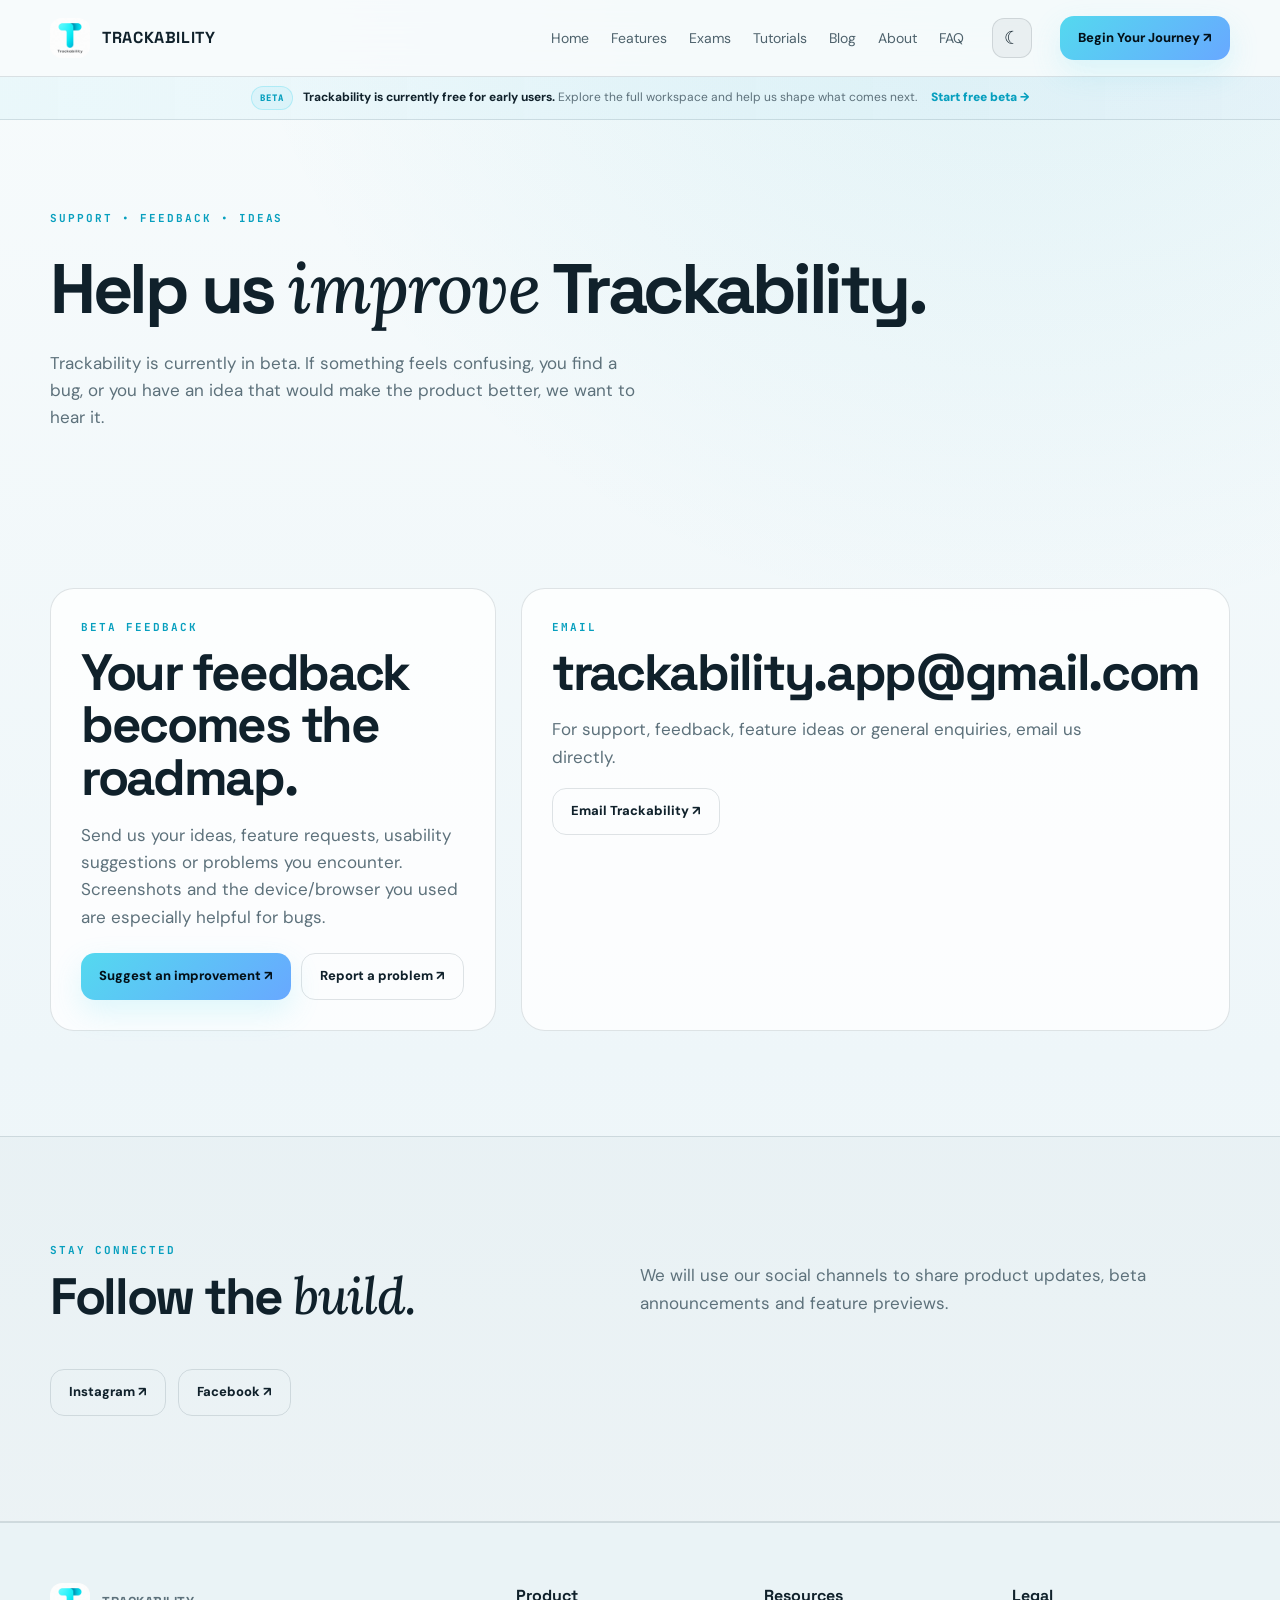
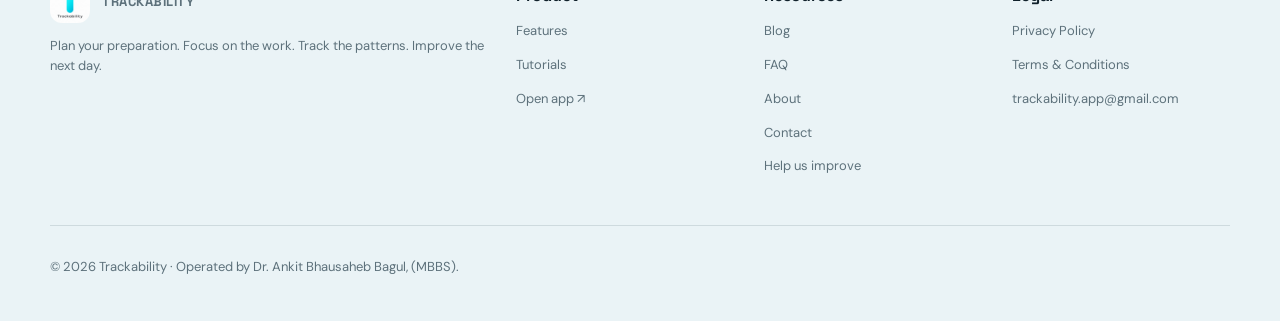
<file: contact.html>
<!doctype html><html lang="en"><head>
  <!-- Google Analytics 4 -->
  <script async src="https://www.googletagmanager.com/gtag/js?id=G-R6Q6RZDSVN"></script>
  <script>
    window.dataLayer = window.dataLayer || [];
    function gtag(){dataLayer.push(arguments);}
    gtag('js', new Date());
    gtag('config', 'G-R6Q6RZDSVN');
  </script>
<meta charset="utf-8"><meta name="viewport" content="width=device-width,initial-scale=1"><meta name="theme-color" content="#061018"><meta name="description" content="Trackability — a unified workspace for study, productivity and personal progress."><link rel="icon" href="logo.png"><link rel="preconnect" href="https://fonts.googleapis.com"><link rel="preconnect" href="https://fonts.gstatic.com" crossorigin><link href="https://fonts.googleapis.com/css2?family=DM+Sans:wght@400;500;600;700;800&family=JetBrains+Mono:wght@500;700&family=Lora:ital,wght@0,400;0,500;0,600;1,400;1,500;1,600&family=Space+Grotesk:wght@500;600;700&display=swap" rel="stylesheet"><link rel="stylesheet" href="styles.css"><title>Contact · Trackability</title></head><body><nav class="nav"><div class="wrap navin"><a class="brand" href="index.html"><img src="logo.png" alt="Trackability logo"><span>TRACKABILITY</span></a><div class="links"><a href="index.html">Home</a><a href="features.html">Features</a><a href="index.html#exams">Exams</a><a href="tutorials.html">Tutorials</a><a href="blog.html">Blog</a><a href="about.html">About</a><a href="faq.html">FAQ</a></div><button class="theme-toggle desktop-theme" type="button" aria-label="Switch to light mode" title="Switch to light mode">☀︎</button><button class="menu" aria-label="Open navigation menu" aria-expanded="false">☰</button><a class="navcta btn primary" href="https://trackability-app.github.io/Trackability/" target="_blank">Begin Your Journey ↗</a></div></nav><div class="beta-banner"><div class="wrap beta-inner"><span class="beta-badge">BETA</span><span><strong>Trackability is currently free for early users.</strong> Explore the full workspace and help us shape what comes next.</span><a href="https://trackability-app.github.io/Trackability/" target="_blank" rel="noopener">Start free beta →</a></div></div><main><section class="wrap pagehero"><div class="eyebrow">Support • Feedback • Ideas</div><h1>Help us <em class="accent-italic">improve</em> Trackability.</h1><p class="lead">Trackability is currently in beta. If something feels confusing, you find a bug, or you have an idea that would make the product better, we want to hear it.</p></section><section class="section"><div class="wrap contact"><div class="contact-card support-primary"><div class="eyebrow">Beta feedback</div><h2>Your feedback becomes the roadmap.</h2><p class="lead">Send us your ideas, feature requests, usability suggestions or problems you encounter. Screenshots and the device/browser you used are especially helpful for bugs.</p><div class="support-actions"><a class="btn primary" href="mailto:trackability.app@gmail.com?subject=TRACKABILITY%20Beta%20Feedback">Suggest an improvement ↗</a><a class="btn" href="mailto:trackability.app@gmail.com?subject=TRACKABILITY%20Bug%20Report">Report a problem ↗</a></div></div><div class="contact-card"><div class="eyebrow">Email</div><h2>trackability.app@gmail.com</h2><p class="lead">For support, feedback, feature ideas or general enquiries, email us directly.</p><a class="btn" href="mailto:trackability.app@gmail.com?subject=TRACKABILITY%20Feedback">Email Trackability ↗</a></div></div></section><section class="section alt"><div class="wrap"><div class="section-head"><div><div class="eyebrow">Stay connected</div><h2>Follow the <em class="accent-italic">build.</em></h2></div><p class="lead">We will use our social channels to share product updates, beta announcements and feature previews.</p></div><div class="actions"><a class="btn" href="https://www.instagram.com/trackability.study?utm_source=qr&stkn=N3ZpN3V2ZmpydTVx" target="_blank" rel="noopener">Instagram ↗</a><a class="btn" href="https://www.facebook.com/profile.php?id=61595147847197" target="_blank" rel="noopener">Facebook ↗</a></div></div></section></main><footer class="footer"><div class="wrap footergrid"><div><a class="brand" href="index.html"><img src="logo.png" alt="Trackability"><span>TRACKABILITY</span></a><p>Plan your preparation. Focus on the work. Track the patterns. Improve the next day.</p></div><div><h4>Product</h4><p><a href="features.html">Features</a></p><p><a href="tutorials.html">Tutorials</a></p><p><a href="https://trackability-app.github.io/Trackability/">Open app ↗</a></p></div><div><h4>Resources</h4><p><a href="blog.html">Blog</a></p><p><a href="faq.html">FAQ</a></p><p><a href="about.html">About</a></p><p><a href="contact.html">Contact</a></p><p><a href="contact.html">Help us improve</a></p></div><div><h4>Legal</h4><p><a href="privacy.html">Privacy Policy</a></p><p><a href="terms.html">Terms & Conditions</a></p><p><a href="mailto:trackability.app@gmail.com">trackability.app@gmail.com</a></p></div></div><div class="wrap" style="border-top:1px solid var(--line);margin-top:35px;padding-top:18px"><p class="notice">© <span data-year></span> Trackability · Operated by Dr. Ankit Bhausaheb Bagul, (MBBS).</p></div></footer><script src="script.js"></script></body></html>
</file>
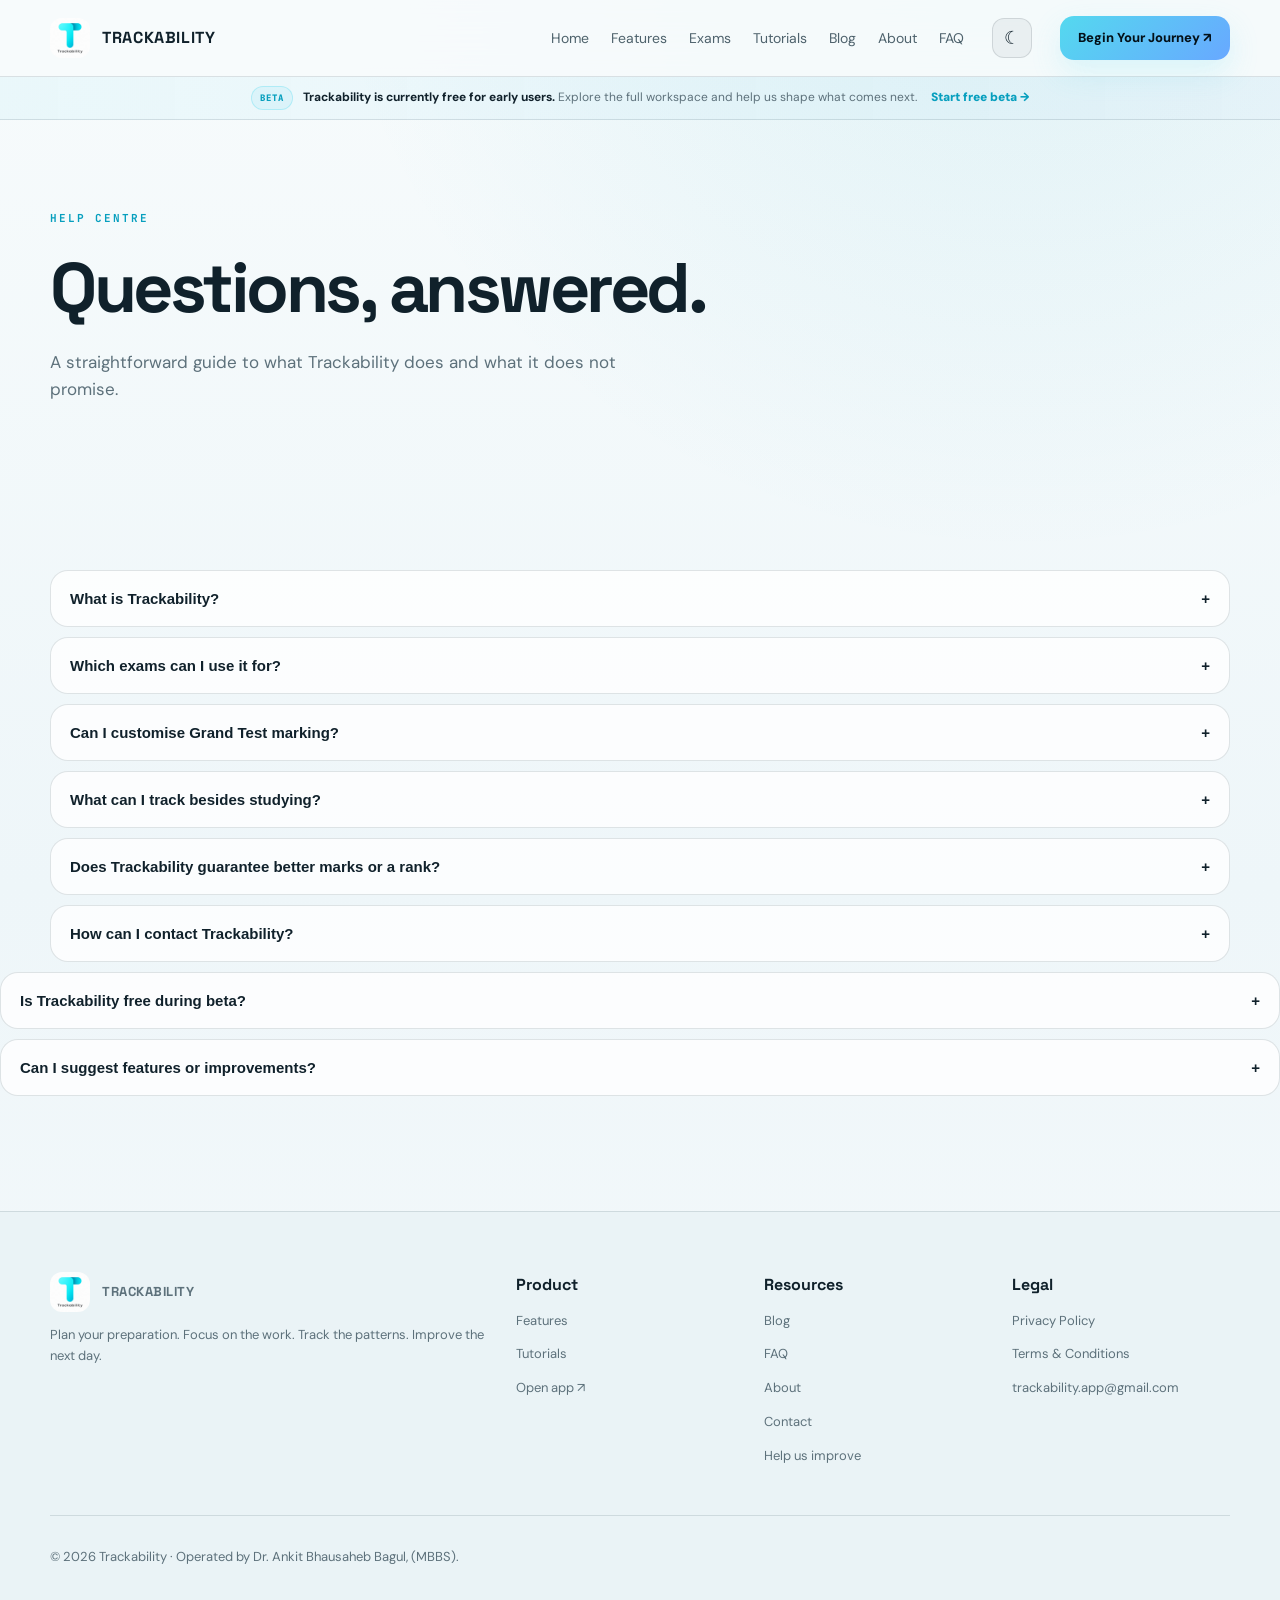
<file: faq.html>
<!doctype html><html lang="en"><head>
  <!-- Google Analytics 4 -->
  <script async src="https://www.googletagmanager.com/gtag/js?id=G-R6Q6RZDSVN"></script>
  <script>
    window.dataLayer = window.dataLayer || [];
    function gtag(){dataLayer.push(arguments);}
    gtag('js', new Date());
    gtag('config', 'G-R6Q6RZDSVN');
  </script>
<meta charset="utf-8"><meta name="viewport" content="width=device-width,initial-scale=1"><meta name="theme-color" content="#061018"><meta name="description" content="Trackability — a unified workspace for study, productivity and personal progress."><link rel="icon" href="logo.png"><link rel="preconnect" href="https://fonts.googleapis.com"><link rel="preconnect" href="https://fonts.gstatic.com" crossorigin><link href="https://fonts.googleapis.com/css2?family=DM+Sans:wght@400;500;600;700;800&family=JetBrains+Mono:wght@500;700&family=Lora:ital,wght@0,400;0,500;0,600;1,400;1,500;1,600&family=Space+Grotesk:wght@500;600;700&display=swap" rel="stylesheet"><link rel="stylesheet" href="styles.css"><title>FAQ · Trackability</title></head><body><nav class="nav"><div class="wrap navin"><a class="brand" href="index.html"><img src="logo.png" alt="Trackability logo"><span>TRACKABILITY</span></a><div class="links"><a href="index.html">Home</a><a href="features.html">Features</a><a href="index.html#exams">Exams</a><a href="tutorials.html">Tutorials</a><a href="blog.html">Blog</a><a href="about.html">About</a><a href="faq.html">FAQ</a></div><button class="theme-toggle desktop-theme" type="button" aria-label="Switch to light mode" title="Switch to light mode">☀︎</button><button class="menu" aria-label="Open navigation menu" aria-expanded="false">☰</button><a class="navcta btn primary" href="https://trackability-app.github.io/Trackability/" target="_blank">Begin Your Journey ↗</a></div></nav><div class="beta-banner"><div class="wrap beta-inner"><span class="beta-badge">BETA</span><span><strong>Trackability is currently free for early users.</strong> Explore the full workspace and help us shape what comes next.</span><a href="https://trackability-app.github.io/Trackability/" target="_blank" rel="noopener">Start free beta →</a></div></div><main><section class="wrap pagehero"><div class="eyebrow">Help centre</div><h1>Questions, answered.</h1><p class="lead">A straightforward guide to what Trackability does and what it does not promise.</p></section><section class="section"><div class="wrap"><div class="faq-item"><button class="faq-q">What is Trackability? <span>+</span></button><div class="faq-a">A unified workspace for planning, focus, syllabus/revision, MCQs, tests, personal tracking and statistics.</div></div><div class="faq-item"><button class="faq-q">Which exams can I use it for? <span>+</span></button><div class="faq-a">The current product supports flexible preparation workflows and can be configured around different exam structures. The app currently includes NEET PG and NEET UG contexts, with the broader system designed not to be limited to one examination.</div></div><div class="faq-item"><button class="faq-q">Can I customise Grand Test marking? <span>+</span></button><div class="faq-a">Yes. The product is designed to support different marking schemes, such as +4/-1, +1/0 and +1/-0.25, rather than assuming one exam's scoring system.</div></div><div class="faq-item"><button class="faq-q">What can I track besides studying? <span>+</span></button><div class="faq-a">Gym, sleep, protein, calories, body weight and related routine records, alongside academic progress.</div></div><div class="faq-item"><button class="faq-q">Does Trackability guarantee better marks or a rank? <span>+</span></button><div class="faq-a">No. It is a tracking/productivity tool and makes no guarantee about marks, rank, percentile, admission or career outcomes.</div></div><div class="faq-item"><button class="faq-q">How can I contact Trackability? <span>+</span></button><div class="faq-a">Email <a href="mailto:trackability.app@gmail.com">trackability.app@gmail.com</a>.</div></div></div><div class="faq-item"><button class="faq-q" type="button">Is Trackability free during beta? <span>+</span></button><div class="faq-a">Yes. Trackability is currently free for beta users while we collect feedback and improve the product. A 14-day trial and subscription model will be introduced later.</div></div><div class="faq-item"><button class="faq-q" type="button">Can I suggest features or improvements? <span>+</span></button><div class="faq-a">Absolutely. Beta feedback is especially valuable. You can email trackability.app@gmail.com with feature ideas, usability suggestions or problems you encounter.</div></div></section></main><footer class="footer"><div class="wrap footergrid"><div><a class="brand" href="index.html"><img src="logo.png" alt="Trackability"><span>TRACKABILITY</span></a><p>Plan your preparation. Focus on the work. Track the patterns. Improve the next day.</p></div><div><h4>Product</h4><p><a href="features.html">Features</a></p><p><a href="tutorials.html">Tutorials</a></p><p><a href="https://trackability-app.github.io/Trackability/">Open app ↗</a></p></div><div><h4>Resources</h4><p><a href="blog.html">Blog</a></p><p><a href="faq.html">FAQ</a></p><p><a href="about.html">About</a></p><p><a href="contact.html">Contact</a></p><p><a href="contact.html">Help us improve</a></p></div><div><h4>Legal</h4><p><a href="privacy.html">Privacy Policy</a></p><p><a href="terms.html">Terms & Conditions</a></p><p><a href="mailto:trackability.app@gmail.com">trackability.app@gmail.com</a></p></div></div><div class="wrap" style="border-top:1px solid var(--line);margin-top:35px;padding-top:18px"><p class="notice">© <span data-year></span> Trackability · Operated by Dr. Ankit Bhausaheb Bagul, (MBBS).</p></div></footer><script src="script.js"></script></body></html>
</file>
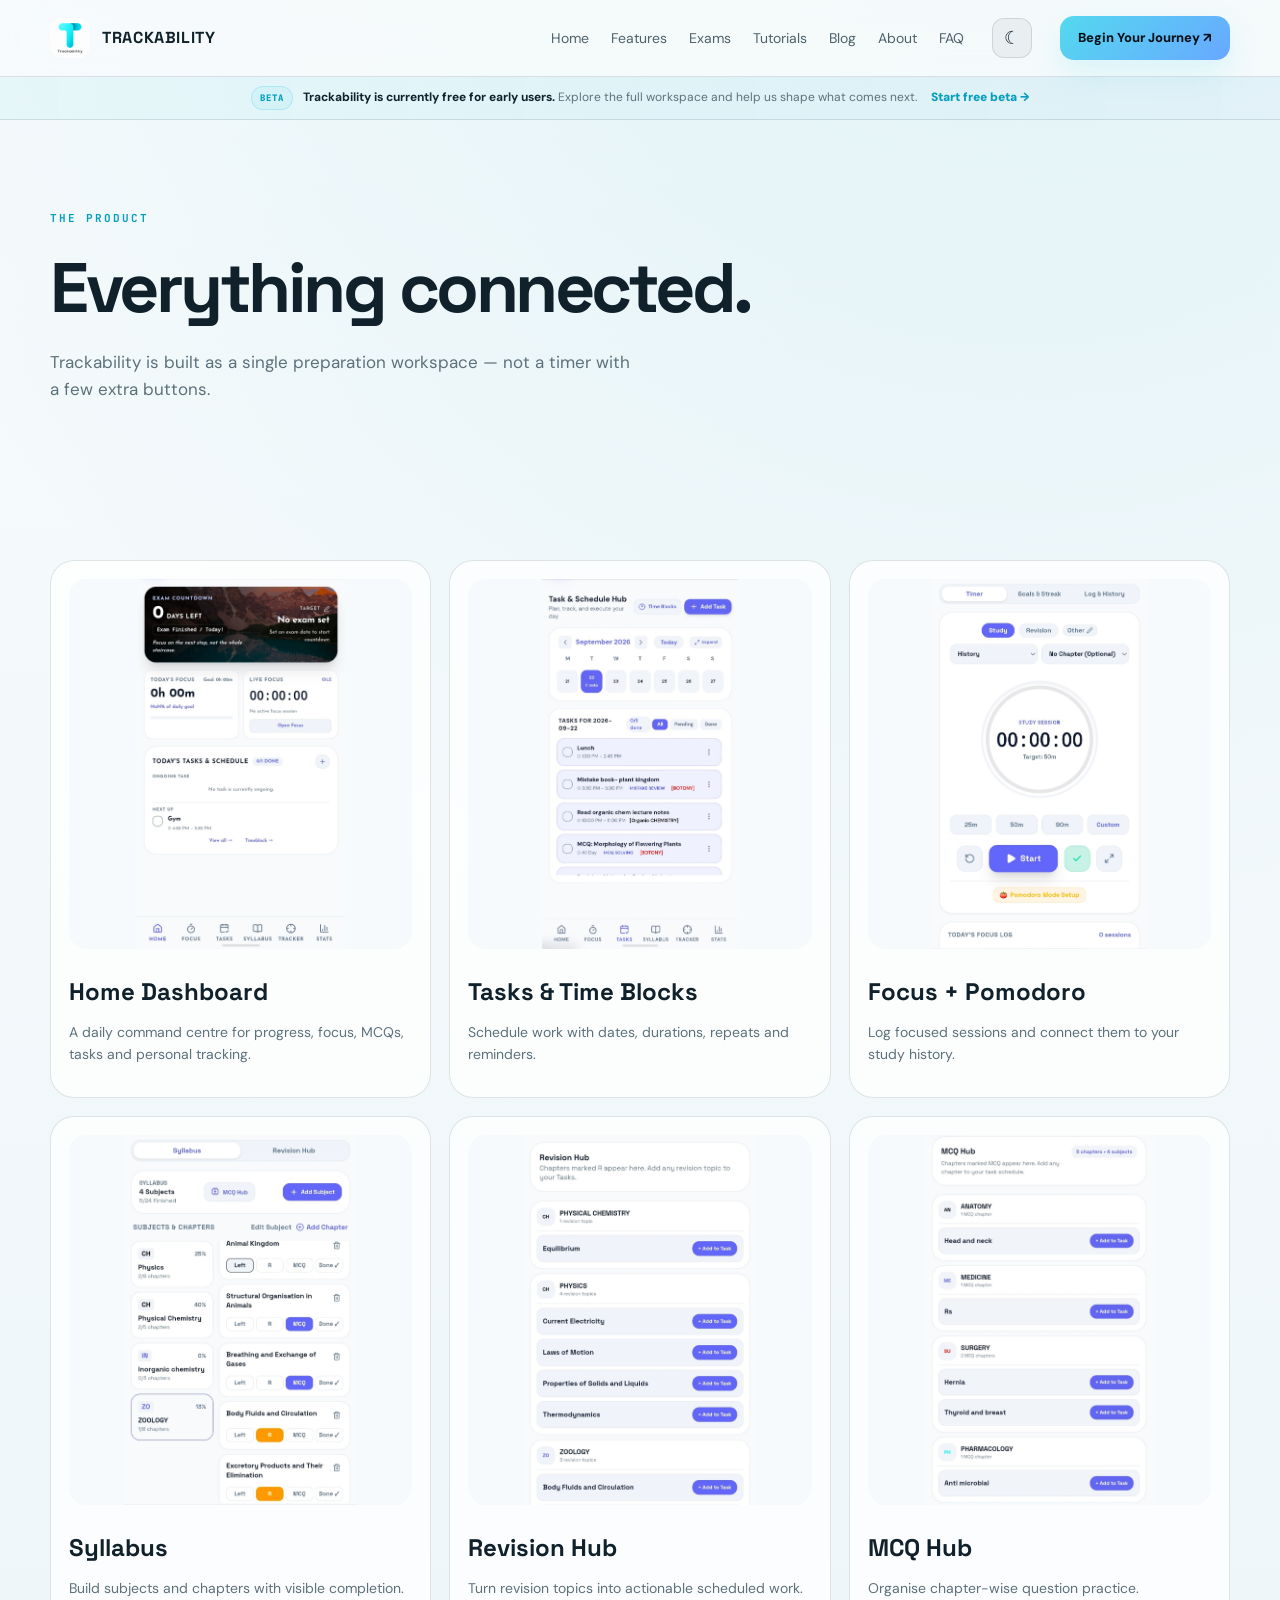
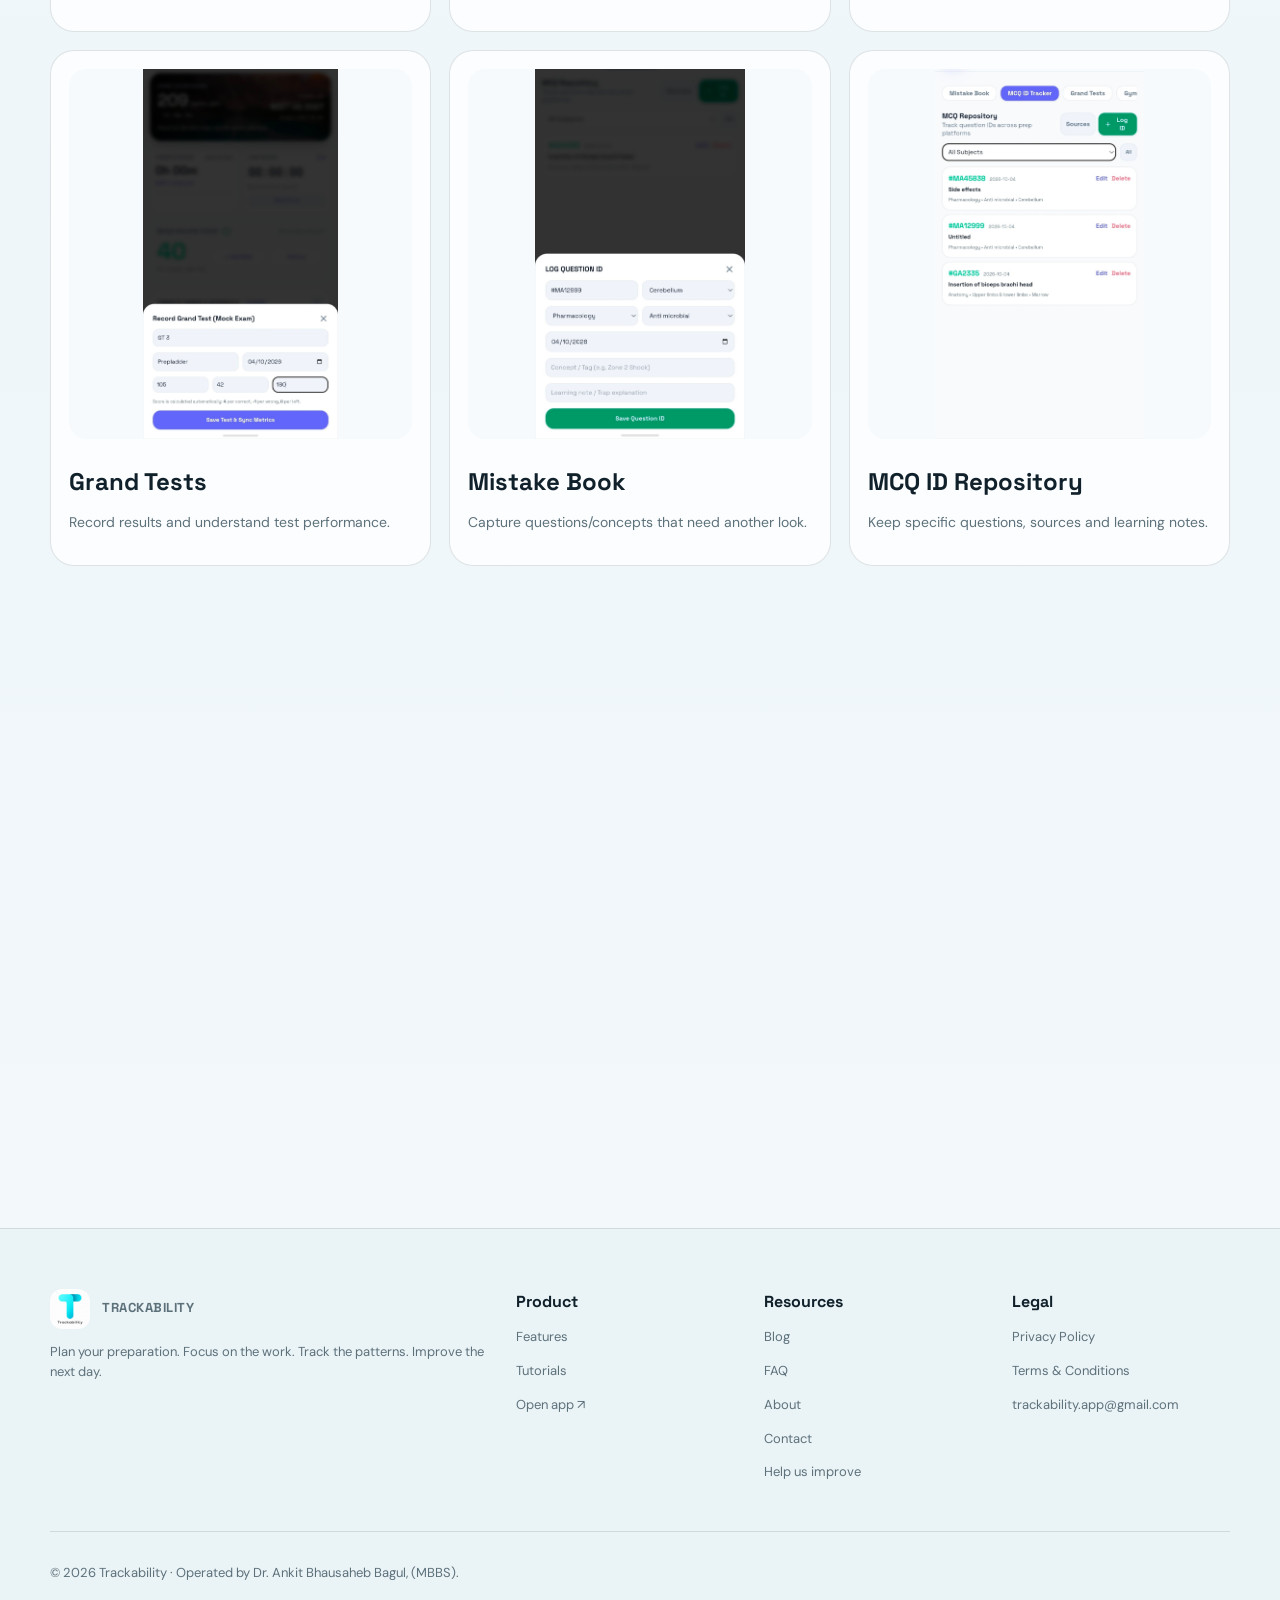
<file: features.html>
<!doctype html><html lang="en"><head>
  <!-- Google Analytics 4 -->
  <script async src="https://www.googletagmanager.com/gtag/js?id=G-R6Q6RZDSVN"></script>
  <script>
    window.dataLayer = window.dataLayer || [];
    function gtag(){dataLayer.push(arguments);}
    gtag('js', new Date());
    gtag('config', 'G-R6Q6RZDSVN');
  </script>
<meta charset="utf-8"><meta name="viewport" content="width=device-width,initial-scale=1"><meta name="theme-color" content="#061018"><meta name="description" content="Trackability — a unified workspace for study, productivity and personal progress."><link rel="icon" href="logo.png"><link rel="preconnect" href="https://fonts.googleapis.com"><link rel="preconnect" href="https://fonts.gstatic.com" crossorigin><link href="https://fonts.googleapis.com/css2?family=DM+Sans:wght@400;500;600;700;800&family=JetBrains+Mono:wght@500;700&family=Lora:ital,wght@0,400;0,500;0,600;1,400;1,500;1,600&family=Space+Grotesk:wght@500;600;700&display=swap" rel="stylesheet"><link rel="stylesheet" href="styles.css"><title>Features · Trackability</title></head><body><nav class="nav"><div class="wrap navin"><a class="brand" href="index.html"><img src="logo.png" alt="Trackability logo"><span>TRACKABILITY</span></a><div class="links"><a href="index.html">Home</a><a href="features.html">Features</a><a href="index.html#exams">Exams</a><a href="tutorials.html">Tutorials</a><a href="blog.html">Blog</a><a href="about.html">About</a><a href="faq.html">FAQ</a></div><button class="theme-toggle desktop-theme" type="button" aria-label="Switch to light mode" title="Switch to light mode">☀︎</button><button class="menu" aria-label="Open navigation menu" aria-expanded="false">☰</button><a class="navcta btn primary" href="https://trackability-app.github.io/Trackability/" target="_blank">Begin Your Journey ↗</a></div></nav><div class="beta-banner"><div class="wrap beta-inner"><span class="beta-badge">BETA</span><span><strong>Trackability is currently free for early users.</strong> Explore the full workspace and help us shape what comes next.</span><a href="https://trackability-app.github.io/Trackability/" target="_blank" rel="noopener">Start free beta →</a></div></div><main><section class="wrap pagehero"><div class="eyebrow">The product</div><h1>Everything connected.</h1><p class="lead">Trackability is built as a single preparation workspace — not a timer with a few extra buttons.</p></section><section class="section"><div class="wrap"><div class="grid"><div class="feature-card reveal"><img src="home.png"><h3>Home Dashboard</h3><p>A daily command centre for progress, focus, MCQs, tasks and personal tracking.</p></div><div class="feature-card reveal"><img src="tasks.png"><h3>Tasks & Time Blocks</h3><p>Schedule work with dates, durations, repeats and reminders.</p></div><div class="feature-card reveal"><img src="focus.png"><h3>Focus + Pomodoro</h3><p>Log focused sessions and connect them to your study history.</p></div><div class="feature-card reveal"><img src="syllabus.png"><h3>Syllabus</h3><p>Build subjects and chapters with visible completion.</p></div><div class="feature-card reveal"><img src="revision.png"><h3>Revision Hub</h3><p>Turn revision topics into actionable scheduled work.</p></div><div class="feature-card reveal"><img src="mcq.png"><h3>MCQ Hub</h3><p>Organise chapter-wise question practice.</p></div><div class="feature-card reveal"><img src="gt.png"><h3>Grand Tests</h3><p>Record results and understand test performance.</p></div><div class="feature-card reveal"><img src="mistakes.png"><h3>Mistake Book</h3><p>Capture questions/concepts that need another look.</p></div><div class="feature-card reveal"><img src="mcq-repository.png"><h3>MCQ ID Repository</h3><p>Keep specific questions, sources and learning notes.</p></div><div class="feature-card reveal"><img src="gym.png"><h3>Gym Tracker</h3><p>Keep workout records with the rest of your routine.</p></div><div class="feature-card reveal"><img src="protein.png"><h3>Protein & Calories</h3><p>Log daily nutrition and review monthly patterns.</p></div><div class="feature-card reveal"><img src="stats.png"><h3>Statistics</h3><p>Review your activity across study and personal tracking.</p></div></div></div></section></main><footer class="footer"><div class="wrap footergrid"><div><a class="brand" href="index.html"><img src="logo.png" alt="Trackability"><span>TRACKABILITY</span></a><p>Plan your preparation. Focus on the work. Track the patterns. Improve the next day.</p></div><div><h4>Product</h4><p><a href="features.html">Features</a></p><p><a href="tutorials.html">Tutorials</a></p><p><a href="https://trackability-app.github.io/Trackability/">Open app ↗</a></p></div><div><h4>Resources</h4><p><a href="blog.html">Blog</a></p><p><a href="faq.html">FAQ</a></p><p><a href="about.html">About</a></p><p><a href="contact.html">Contact</a></p><p><a href="contact.html">Help us improve</a></p></div><div><h4>Legal</h4><p><a href="privacy.html">Privacy Policy</a></p><p><a href="terms.html">Terms & Conditions</a></p><p><a href="mailto:trackability.app@gmail.com">trackability.app@gmail.com</a></p></div></div><div class="wrap" style="border-top:1px solid var(--line);margin-top:35px;padding-top:18px"><p class="notice">© <span data-year></span> Trackability · Operated by Dr. Ankit Bhausaheb Bagul, (MBBS).</p></div></footer><script src="script.js"></script></body></html>
</file>
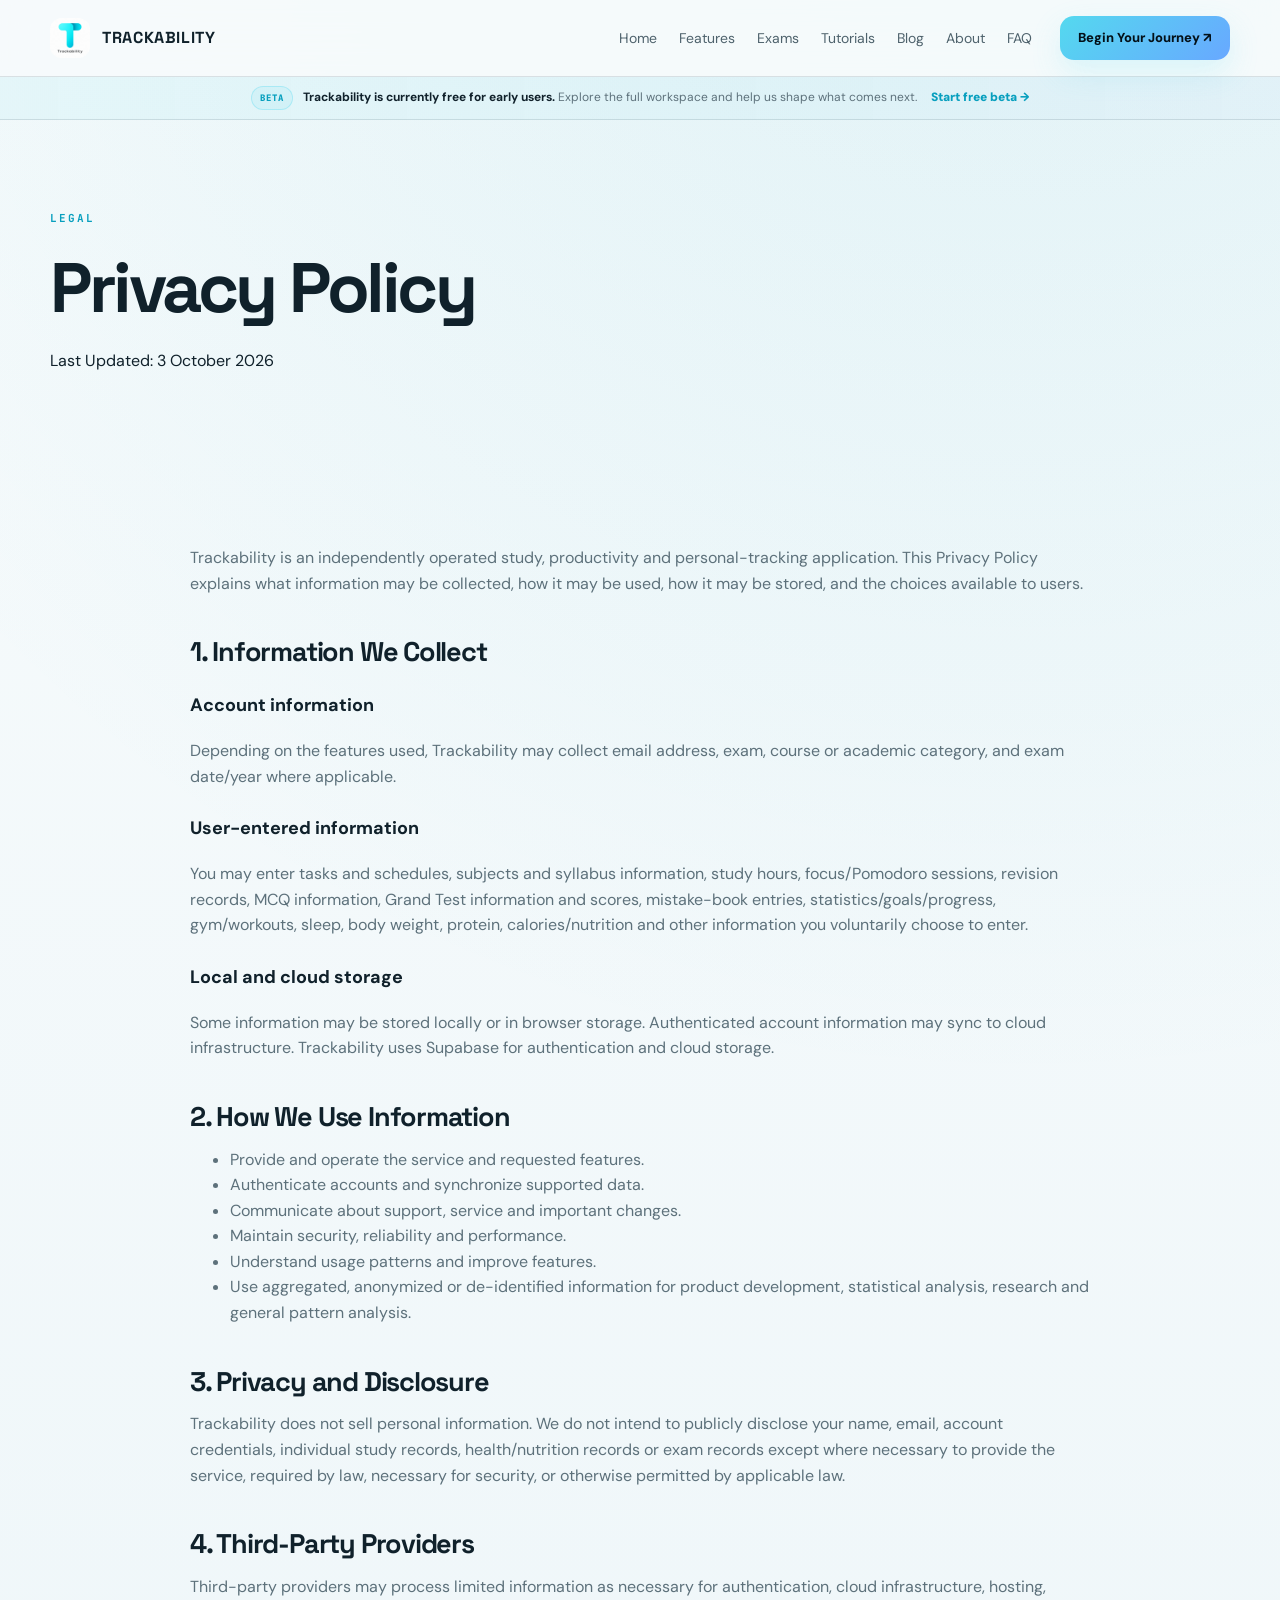
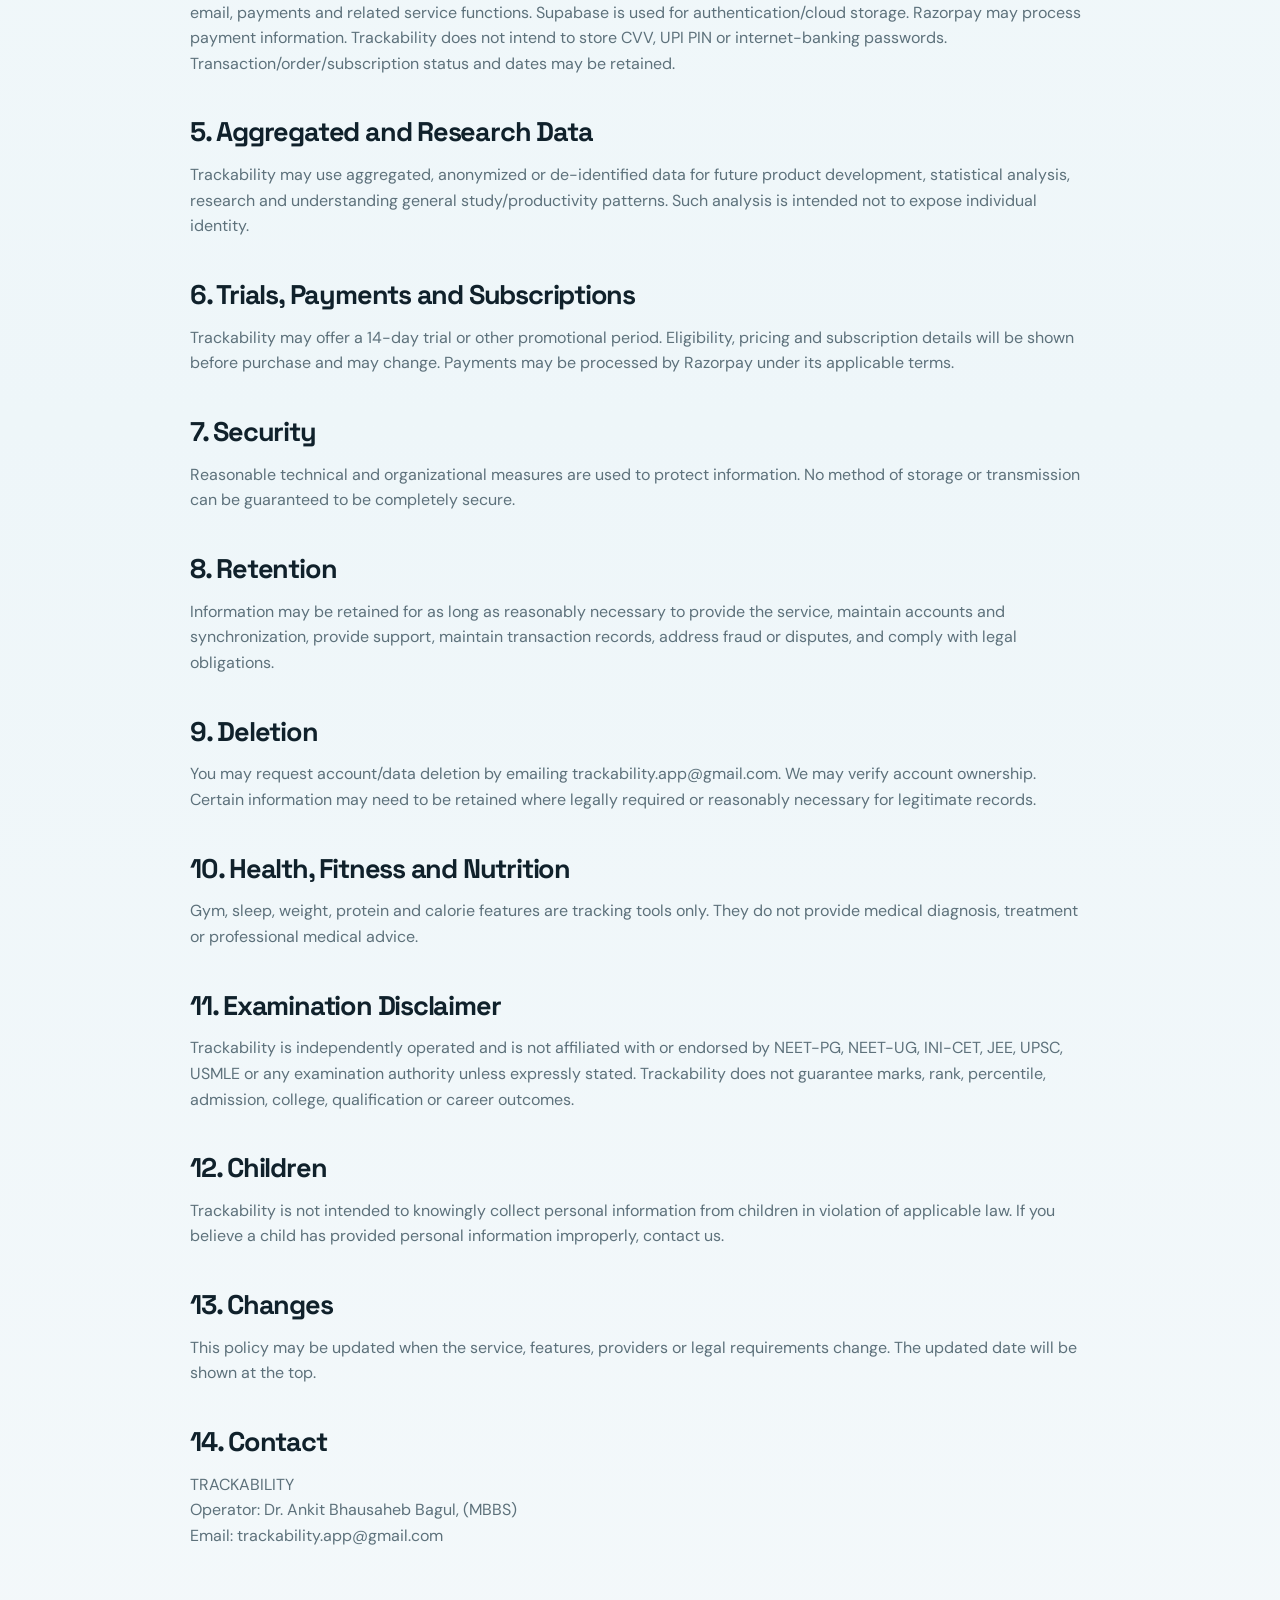
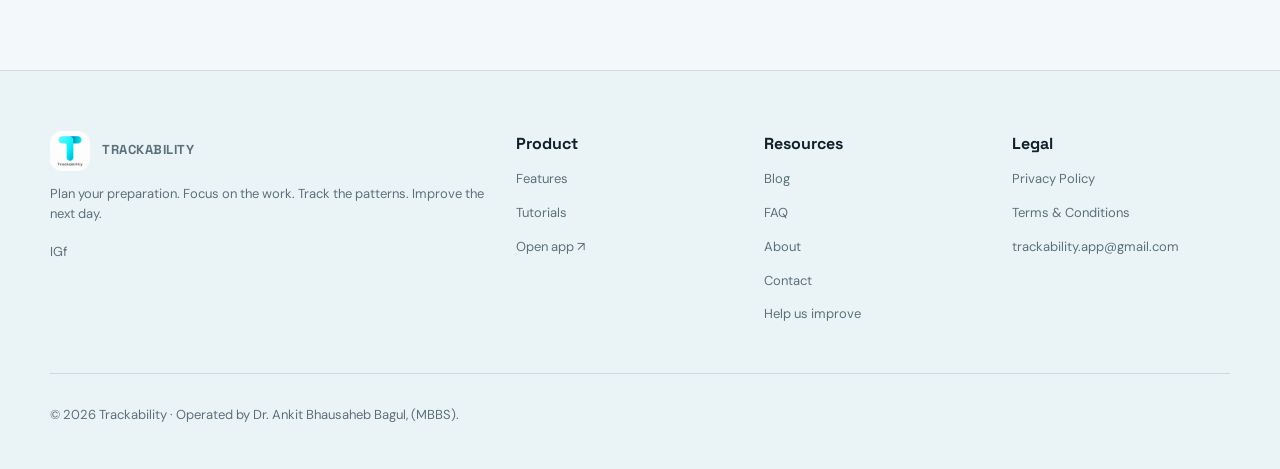
<file: privacy.html>
<!doctype html><html lang="en"><head>
  <!-- Google Analytics 4 -->
  <script async src="https://www.googletagmanager.com/gtag/js?id=G-R6Q6RZDSVN"></script>
  <script>
    window.dataLayer = window.dataLayer || [];
    function gtag(){dataLayer.push(arguments);}
    gtag('js', new Date());
    gtag('config', 'G-R6Q6RZDSVN');
  </script>
<meta charset="utf-8"><meta name="viewport" content="width=device-width,initial-scale=1"><meta name="theme-color" content="#061018"><meta name="description" content="Trackability — a unified workspace for study, productivity and personal progress."><link rel="icon" href="logo.png"><link rel="preconnect" href="https://fonts.googleapis.com"><link rel="preconnect" href="https://fonts.gstatic.com" crossorigin><link href="https://fonts.googleapis.com/css2?family=DM+Sans:wght@400;500;600;700;800&family=JetBrains+Mono:wght@500;700&family=Lora:ital,wght@0,400;0,500;0,600;1,400;1,500;1,600&family=Space+Grotesk:wght@500;600;700&display=swap" rel="stylesheet"><link rel="stylesheet" href="styles.css"><title>Privacy Policy · Trackability</title></head><body><nav class="nav"><div class="wrap navin"><a class="brand" href="index.html"><img src="logo.png" alt="Trackability logo"><span>TRACKABILITY</span></a><button class="menu" aria-label="Menu">☰</button><div class="links"><a href="index.html">Home</a><a href="features.html">Features</a><a href="index.html#exams">Exams</a><a href="tutorials.html">Tutorials</a><a href="blog.html">Blog</a><a href="about.html">About</a><a href="faq.html">FAQ</a></div><a class="navcta btn primary" href="https://trackability-app.github.io/Trackability/" target="_blank" rel="noopener">Begin Your Journey ↗</a></div></nav><div class="beta-banner"><div class="wrap beta-inner"><span class="beta-badge">BETA</span><span><strong>Trackability is currently free for early users.</strong> Explore the full workspace and help us shape what comes next.</span><a href="https://trackability-app.github.io/Trackability/" target="_blank" rel="noopener">Start free beta →</a></div></div><main><section class="wrap pagehero"><div class="eyebrow">Legal</div><h1>Privacy Policy</h1><p>Last Updated: 3 October 2026</p></section><section class="section"><div class="wrap legal"><p>Trackability is an independently operated study, productivity and personal-tracking application. This Privacy Policy explains what information may be collected, how it may be used, how it may be stored, and the choices available to users.</p><h2>1. Information We Collect</h2><h3>Account information</h3><p>Depending on the features used, Trackability may collect email address, exam, course or academic category, and exam date/year where applicable.</p><h3>User-entered information</h3><p>You may enter tasks and schedules, subjects and syllabus information, study hours, focus/Pomodoro sessions, revision records, MCQ information, Grand Test information and scores, mistake-book entries, statistics/goals/progress, gym/workouts, sleep, body weight, protein, calories/nutrition and other information you voluntarily choose to enter.</p><h3>Local and cloud storage</h3><p>Some information may be stored locally or in browser storage. Authenticated account information may sync to cloud infrastructure. Trackability uses Supabase for authentication and cloud storage.</p><h2>2. How We Use Information</h2><ul><li>Provide and operate the service and requested features.</li><li>Authenticate accounts and synchronize supported data.</li><li>Communicate about support, service and important changes.</li><li>Maintain security, reliability and performance.</li><li>Understand usage patterns and improve features.</li><li>Use aggregated, anonymized or de-identified information for product development, statistical analysis, research and general pattern analysis.</li></ul><h2>3. Privacy and Disclosure</h2><p>Trackability does not sell personal information. We do not intend to publicly disclose your name, email, account credentials, individual study records, health/nutrition records or exam records except where necessary to provide the service, required by law, necessary for security, or otherwise permitted by applicable law.</p><h2>4. Third-Party Providers</h2><p>Third-party providers may process limited information as necessary for authentication, cloud infrastructure, hosting, email, payments and related service functions. Supabase is used for authentication/cloud storage. Razorpay may process payment information. Trackability does not intend to store CVV, UPI PIN or internet-banking passwords. Transaction/order/subscription status and dates may be retained.</p><h2>5. Aggregated and Research Data</h2><p>Trackability may use aggregated, anonymized or de-identified data for future product development, statistical analysis, research and understanding general study/productivity patterns. Such analysis is intended not to expose individual identity.</p><h2>6. Trials, Payments and Subscriptions</h2><p>Trackability may offer a 14-day trial or other promotional period. Eligibility, pricing and subscription details will be shown before purchase and may change. Payments may be processed by Razorpay under its applicable terms.</p><h2>7. Security</h2><p>Reasonable technical and organizational measures are used to protect information. No method of storage or transmission can be guaranteed to be completely secure.</p><h2>8. Retention</h2><p>Information may be retained for as long as reasonably necessary to provide the service, maintain accounts and synchronization, provide support, maintain transaction records, address fraud or disputes, and comply with legal obligations.</p><h2>9. Deletion</h2><p>You may request account/data deletion by emailing <a href="mailto:trackability.app@gmail.com">trackability.app@gmail.com</a>. We may verify account ownership. Certain information may need to be retained where legally required or reasonably necessary for legitimate records.</p><h2>10. Health, Fitness and Nutrition</h2><p>Gym, sleep, weight, protein and calorie features are tracking tools only. They do not provide medical diagnosis, treatment or professional medical advice.</p><h2>11. Examination Disclaimer</h2><p>Trackability is independently operated and is not affiliated with or endorsed by NEET-PG, NEET-UG, INI-CET, JEE, UPSC, USMLE or any examination authority unless expressly stated. Trackability does not guarantee marks, rank, percentile, admission, college, qualification or career outcomes.</p><h2>12. Children</h2><p>Trackability is not intended to knowingly collect personal information from children in violation of applicable law. If you believe a child has provided personal information improperly, contact us.</p><h2>13. Changes</h2><p>This policy may be updated when the service, features, providers or legal requirements change. The updated date will be shown at the top.</p><h2>14. Contact</h2><p>TRACKABILITY<br>Operator: Dr. Ankit Bhausaheb Bagul, (MBBS)<br>Email: <a href="mailto:trackability.app@gmail.com">trackability.app@gmail.com</a></p></div></section></main><footer class="footer"><div class="wrap footergrid"><div><a class="brand" href="index.html"><img src="logo.png" alt="Trackability"><span>TRACKABILITY</span></a><p>Plan your preparation. Focus on the work. Track the patterns. Improve the next day.</p><div class="socials"><a class="social" href="https://www.instagram.com/trackability.study?utm_source=qr&stkn=N3ZpN3V2ZmpydTVx" target="_blank" rel="noopener">IG</a><a class="social" href="https://www.facebook.com/profile.php?id=61595147847197" target="_blank" rel="noopener">f</a></div></div><div><h4>Product</h4><p><a href="features.html">Features</a></p><p><a href="tutorials.html">Tutorials</a></p><p><a href="https://trackability-app.github.io/Trackability/" target="_blank">Open app ↗</a></p></div><div><h4>Resources</h4><p><a href="blog.html">Blog</a></p><p><a href="faq.html">FAQ</a></p><p><a href="about.html">About</a></p><p><a href="contact.html">Contact</a></p><p><a href="contact.html">Help us improve</a></p></div><div><h4>Legal</h4><p><a href="privacy.html">Privacy Policy</a></p><p><a href="terms.html">Terms & Conditions</a></p><p><a href="mailto:trackability.app@gmail.com">trackability.app@gmail.com</a></p></div></div><div class="wrap" style="border-top:1px solid var(--line);margin-top:35px;padding-top:18px"><p class="notice">© <span data-year></span> Trackability · Operated by Dr. Ankit Bhausaheb Bagul, (MBBS).</p></div></footer><script src="script.js"></script></body></html>
</file>
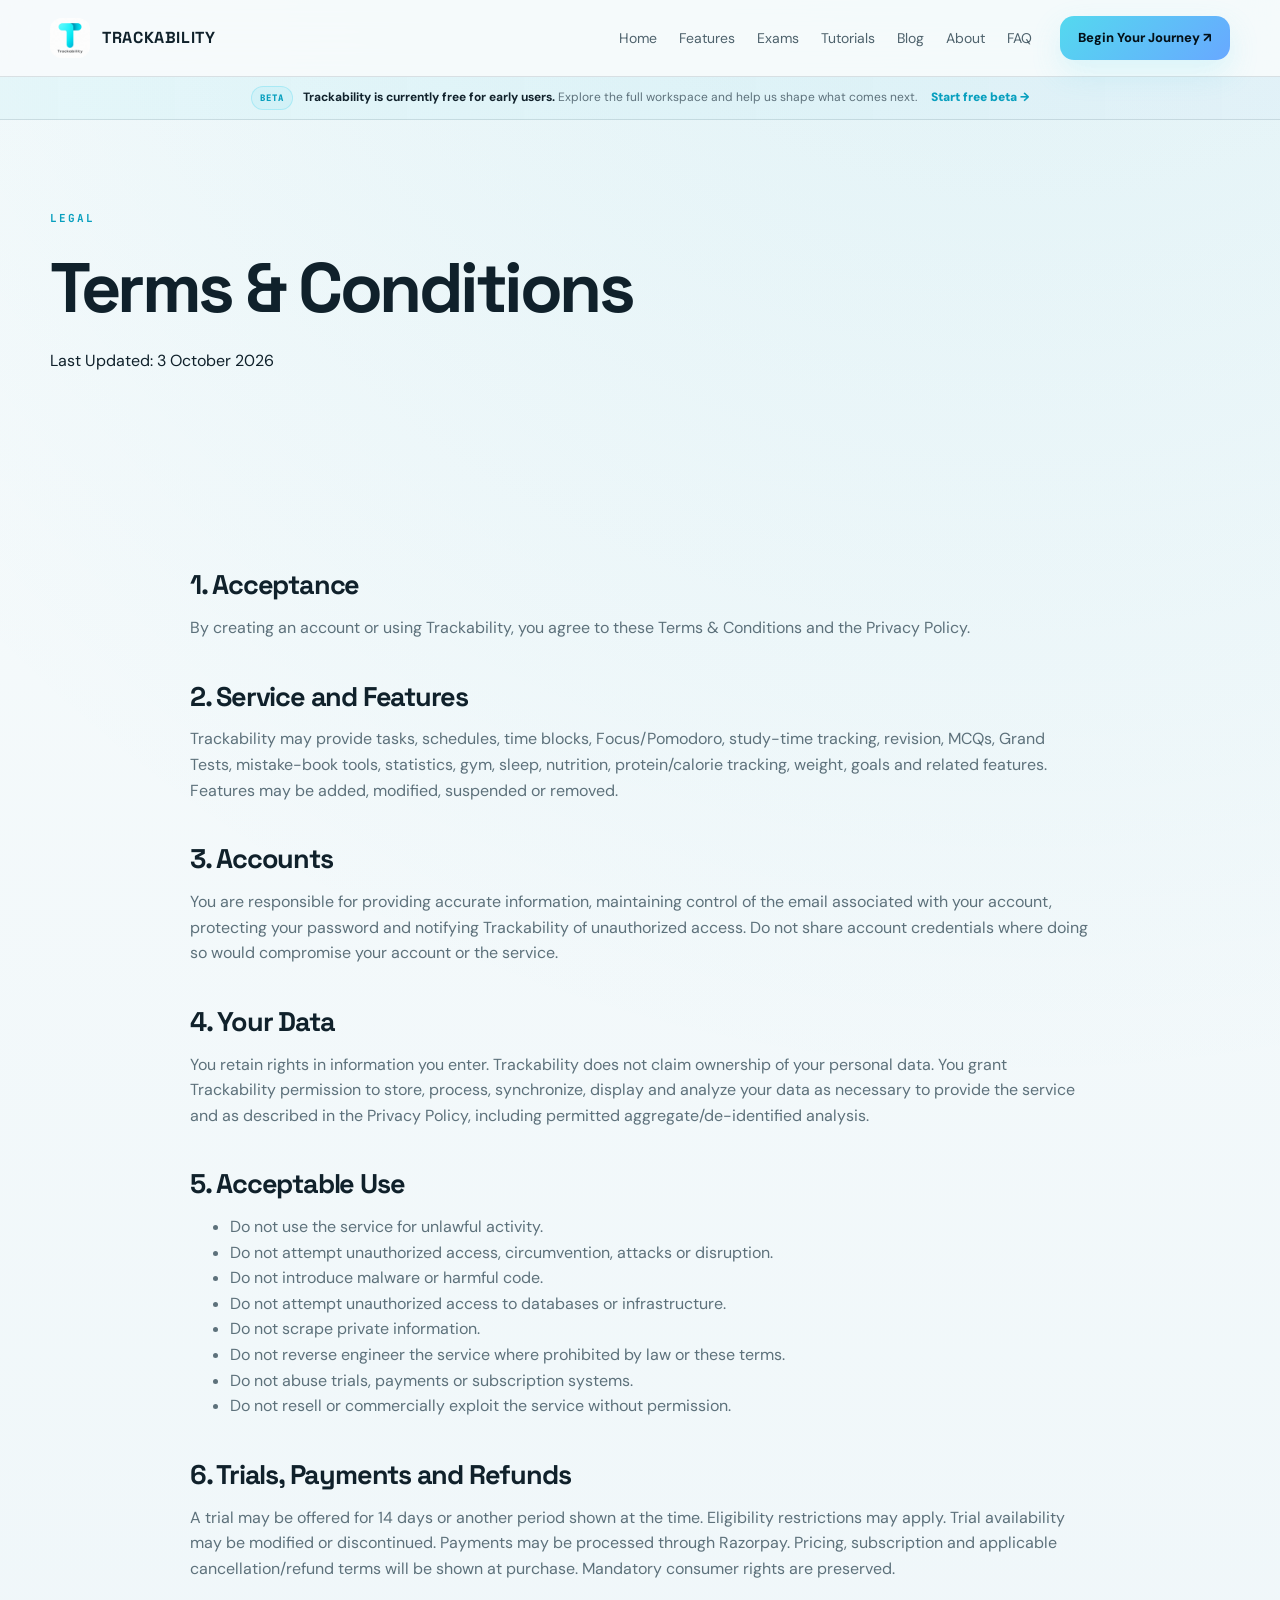
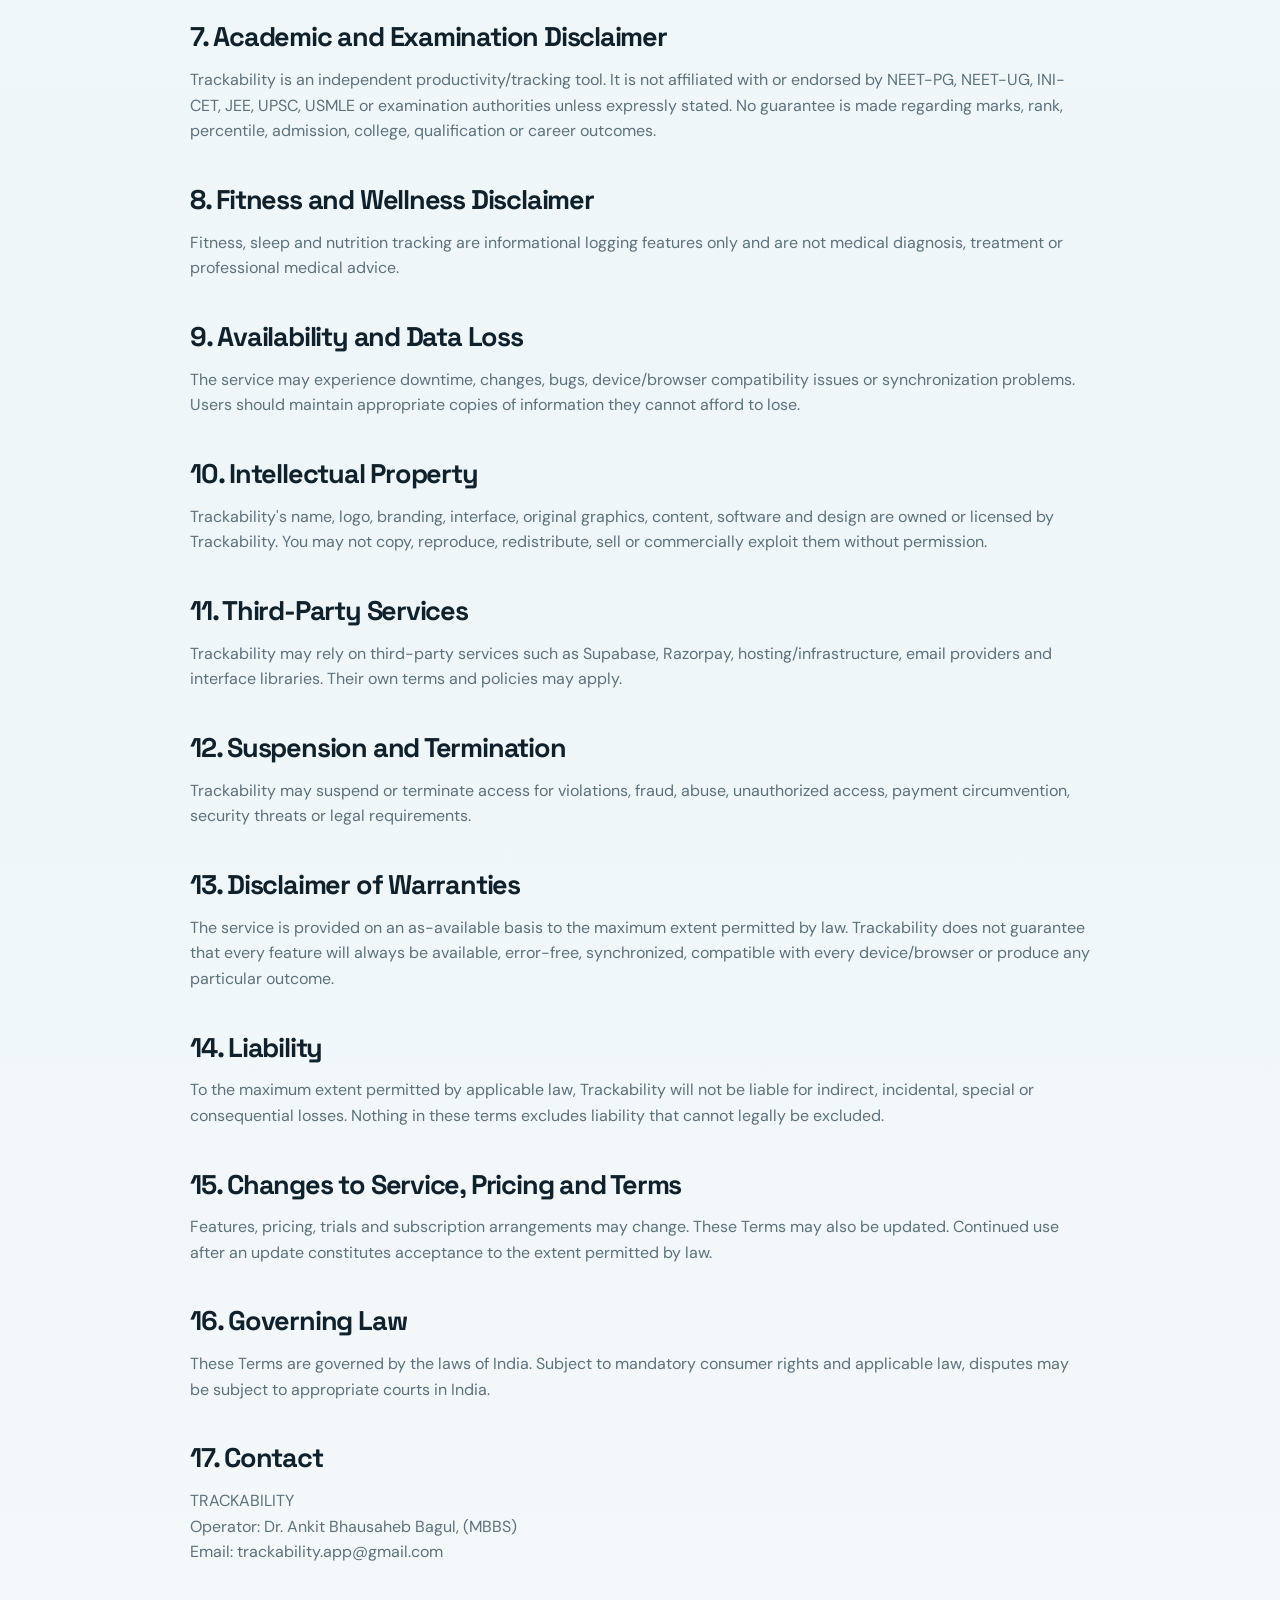
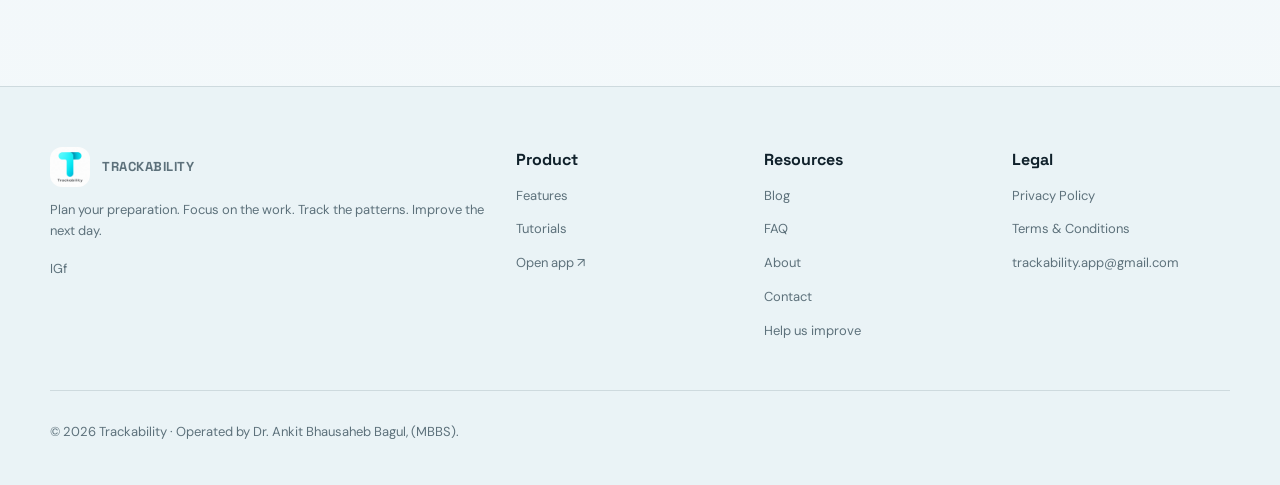
<file: terms.html>
<!doctype html><html lang="en"><head>
  <!-- Google Analytics 4 -->
  <script async src="https://www.googletagmanager.com/gtag/js?id=G-R6Q6RZDSVN"></script>
  <script>
    window.dataLayer = window.dataLayer || [];
    function gtag(){dataLayer.push(arguments);}
    gtag('js', new Date());
    gtag('config', 'G-R6Q6RZDSVN');
  </script>
<meta charset="utf-8"><meta name="viewport" content="width=device-width,initial-scale=1"><meta name="theme-color" content="#061018"><meta name="description" content="Trackability — a unified workspace for study, productivity and personal progress."><link rel="icon" href="logo.png"><link rel="preconnect" href="https://fonts.googleapis.com"><link rel="preconnect" href="https://fonts.gstatic.com" crossorigin><link href="https://fonts.googleapis.com/css2?family=DM+Sans:wght@400;500;600;700;800&family=JetBrains+Mono:wght@500;700&family=Lora:ital,wght@0,400;0,500;0,600;1,400;1,500;1,600&family=Space+Grotesk:wght@500;600;700&display=swap" rel="stylesheet"><link rel="stylesheet" href="styles.css"><title>Terms & Conditions · Trackability</title></head><body><nav class="nav"><div class="wrap navin"><a class="brand" href="index.html"><img src="logo.png" alt="Trackability logo"><span>TRACKABILITY</span></a><button class="menu" aria-label="Menu">☰</button><div class="links"><a href="index.html">Home</a><a href="features.html">Features</a><a href="index.html#exams">Exams</a><a href="tutorials.html">Tutorials</a><a href="blog.html">Blog</a><a href="about.html">About</a><a href="faq.html">FAQ</a></div><a class="navcta btn primary" href="https://trackability-app.github.io/Trackability/" target="_blank" rel="noopener">Begin Your Journey ↗</a></div></nav><div class="beta-banner"><div class="wrap beta-inner"><span class="beta-badge">BETA</span><span><strong>Trackability is currently free for early users.</strong> Explore the full workspace and help us shape what comes next.</span><a href="https://trackability-app.github.io/Trackability/" target="_blank" rel="noopener">Start free beta →</a></div></div><main><section class="wrap pagehero"><div class="eyebrow">Legal</div><h1>Terms & Conditions</h1><p>Last Updated: 3 October 2026</p></section><section class="section"><div class="wrap legal"><h2>1. Acceptance</h2><p>By creating an account or using Trackability, you agree to these Terms & Conditions and the Privacy Policy.</p><h2>2. Service and Features</h2><p>Trackability may provide tasks, schedules, time blocks, Focus/Pomodoro, study-time tracking, revision, MCQs, Grand Tests, mistake-book tools, statistics, gym, sleep, nutrition, protein/calorie tracking, weight, goals and related features. Features may be added, modified, suspended or removed.</p><h2>3. Accounts</h2><p>You are responsible for providing accurate information, maintaining control of the email associated with your account, protecting your password and notifying Trackability of unauthorized access. Do not share account credentials where doing so would compromise your account or the service.</p><h2>4. Your Data</h2><p>You retain rights in information you enter. Trackability does not claim ownership of your personal data. You grant Trackability permission to store, process, synchronize, display and analyze your data as necessary to provide the service and as described in the Privacy Policy, including permitted aggregate/de-identified analysis.</p><h2>5. Acceptable Use</h2><ul><li>Do not use the service for unlawful activity.</li><li>Do not attempt unauthorized access, circumvention, attacks or disruption.</li><li>Do not introduce malware or harmful code.</li><li>Do not attempt unauthorized access to databases or infrastructure.</li><li>Do not scrape private information.</li><li>Do not reverse engineer the service where prohibited by law or these terms.</li><li>Do not abuse trials, payments or subscription systems.</li><li>Do not resell or commercially exploit the service without permission.</li></ul><h2>6. Trials, Payments and Refunds</h2><p>A trial may be offered for 14 days or another period shown at the time. Eligibility restrictions may apply. Trial availability may be modified or discontinued. Payments may be processed through Razorpay. Pricing, subscription and applicable cancellation/refund terms will be shown at purchase. Mandatory consumer rights are preserved.</p><h2>7. Academic and Examination Disclaimer</h2><p>Trackability is an independent productivity/tracking tool. It is not affiliated with or endorsed by NEET-PG, NEET-UG, INI-CET, JEE, UPSC, USMLE or examination authorities unless expressly stated. No guarantee is made regarding marks, rank, percentile, admission, college, qualification or career outcomes.</p><h2>8. Fitness and Wellness Disclaimer</h2><p>Fitness, sleep and nutrition tracking are informational logging features only and are not medical diagnosis, treatment or professional medical advice.</p><h2>9. Availability and Data Loss</h2><p>The service may experience downtime, changes, bugs, device/browser compatibility issues or synchronization problems. Users should maintain appropriate copies of information they cannot afford to lose.</p><h2>10. Intellectual Property</h2><p>Trackability's name, logo, branding, interface, original graphics, content, software and design are owned or licensed by Trackability. You may not copy, reproduce, redistribute, sell or commercially exploit them without permission.</p><h2>11. Third-Party Services</h2><p>Trackability may rely on third-party services such as Supabase, Razorpay, hosting/infrastructure, email providers and interface libraries. Their own terms and policies may apply.</p><h2>12. Suspension and Termination</h2><p>Trackability may suspend or terminate access for violations, fraud, abuse, unauthorized access, payment circumvention, security threats or legal requirements.</p><h2>13. Disclaimer of Warranties</h2><p>The service is provided on an as-available basis to the maximum extent permitted by law. Trackability does not guarantee that every feature will always be available, error-free, synchronized, compatible with every device/browser or produce any particular outcome.</p><h2>14. Liability</h2><p>To the maximum extent permitted by applicable law, Trackability will not be liable for indirect, incidental, special or consequential losses. Nothing in these terms excludes liability that cannot legally be excluded.</p><h2>15. Changes to Service, Pricing and Terms</h2><p>Features, pricing, trials and subscription arrangements may change. These Terms may also be updated. Continued use after an update constitutes acceptance to the extent permitted by law.</p><h2>16. Governing Law</h2><p>These Terms are governed by the laws of India. Subject to mandatory consumer rights and applicable law, disputes may be subject to appropriate courts in India.</p><h2>17. Contact</h2><p>TRACKABILITY<br>Operator: Dr. Ankit Bhausaheb Bagul, (MBBS)<br>Email: <a href="mailto:trackability.app@gmail.com">trackability.app@gmail.com</a></p></div></section></main><footer class="footer"><div class="wrap footergrid"><div><a class="brand" href="index.html"><img src="logo.png" alt="Trackability"><span>TRACKABILITY</span></a><p>Plan your preparation. Focus on the work. Track the patterns. Improve the next day.</p><div class="socials"><a class="social" href="https://www.instagram.com/trackability.study?utm_source=qr&stkn=N3ZpN3V2ZmpydTVx" target="_blank" rel="noopener">IG</a><a class="social" href="https://www.facebook.com/profile.php?id=61595147847197" target="_blank" rel="noopener">f</a></div></div><div><h4>Product</h4><p><a href="features.html">Features</a></p><p><a href="tutorials.html">Tutorials</a></p><p><a href="https://trackability-app.github.io/Trackability/" target="_blank">Open app ↗</a></p></div><div><h4>Resources</h4><p><a href="blog.html">Blog</a></p><p><a href="faq.html">FAQ</a></p><p><a href="about.html">About</a></p><p><a href="contact.html">Contact</a></p><p><a href="contact.html">Help us improve</a></p></div><div><h4>Legal</h4><p><a href="privacy.html">Privacy Policy</a></p><p><a href="terms.html">Terms & Conditions</a></p><p><a href="mailto:trackability.app@gmail.com">trackability.app@gmail.com</a></p></div></div><div class="wrap" style="border-top:1px solid var(--line);margin-top:35px;padding-top:18px"><p class="notice">© <span data-year></span> Trackability · Operated by Dr. Ankit Bhausaheb Bagul, (MBBS).</p></div></footer><script src="script.js"></script></body></html>
</file>
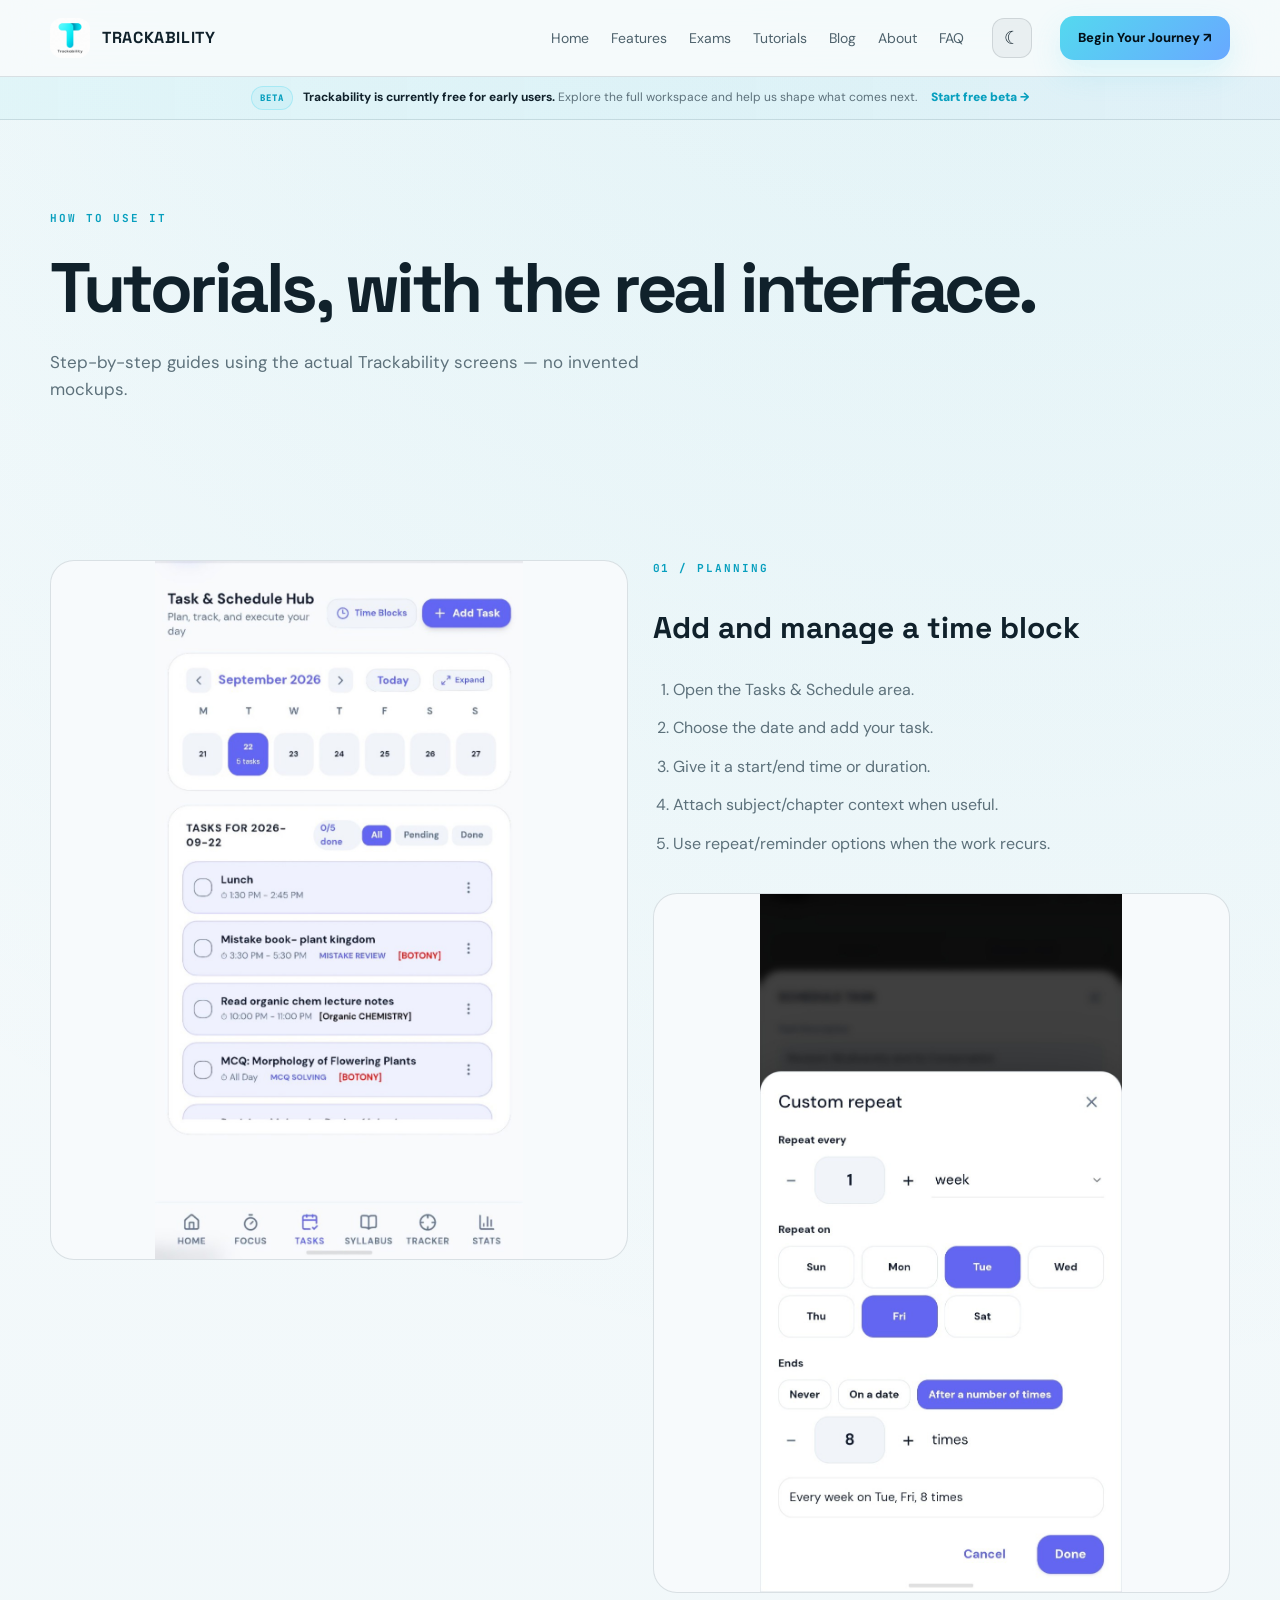
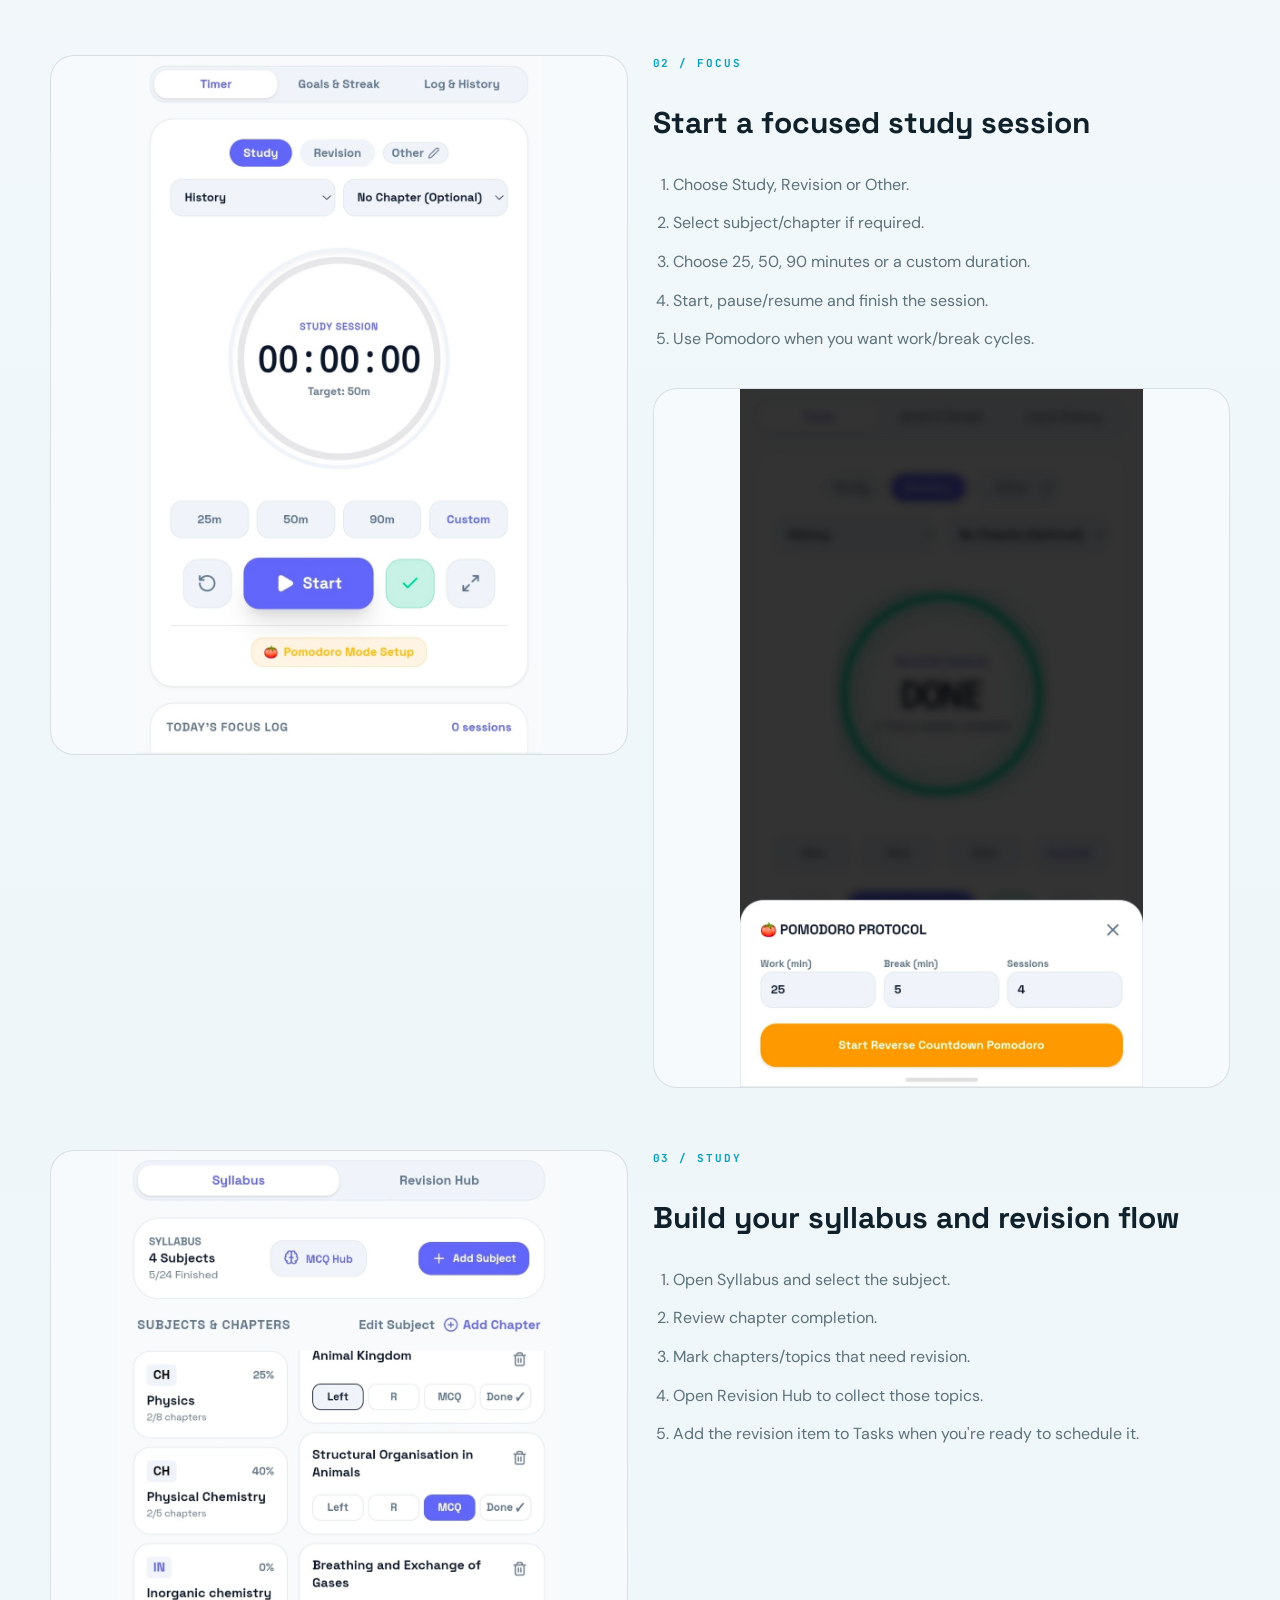
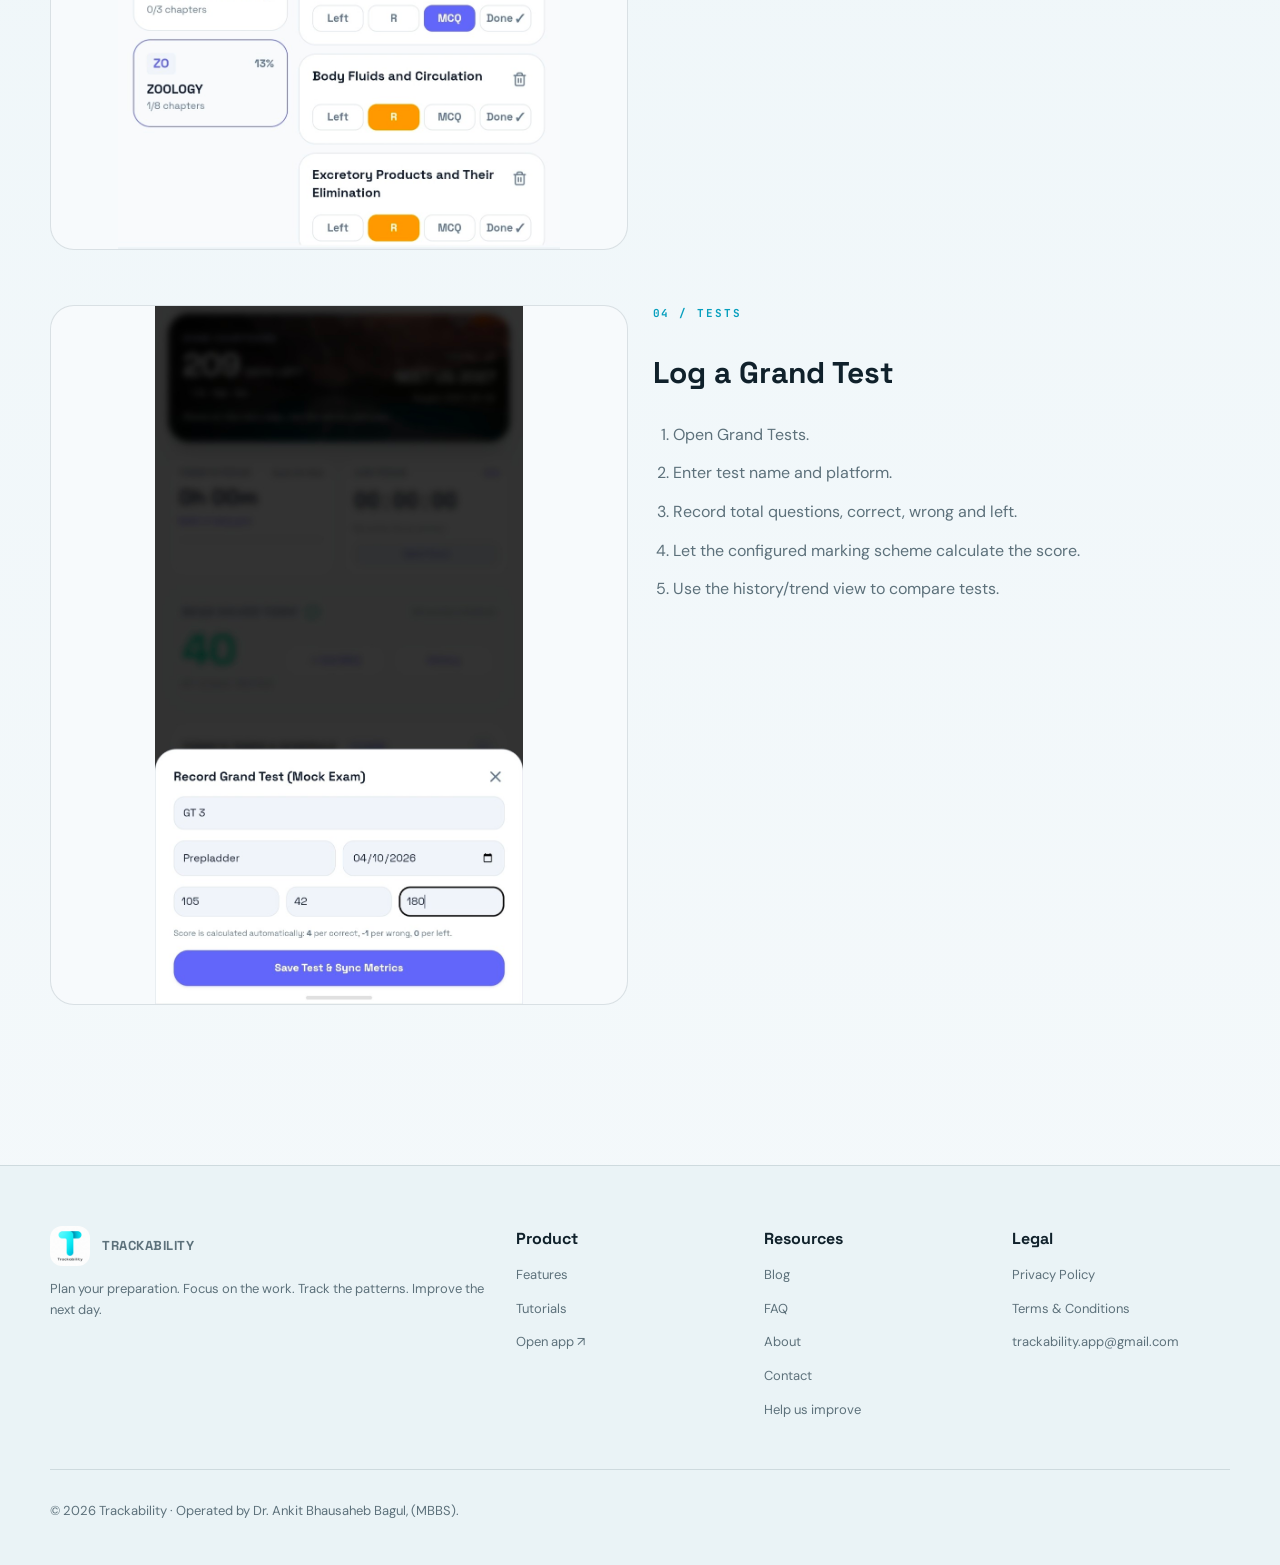
<file: tutorials.html>
<!doctype html><html lang="en"><head>
  <!-- Google Analytics 4 -->
  <script async src="https://www.googletagmanager.com/gtag/js?id=G-R6Q6RZDSVN"></script>
  <script>
    window.dataLayer = window.dataLayer || [];
    function gtag(){dataLayer.push(arguments);}
    gtag('js', new Date());
    gtag('config', 'G-R6Q6RZDSVN');
  </script>
<meta charset="utf-8"><meta name="viewport" content="width=device-width,initial-scale=1"><meta name="theme-color" content="#061018"><meta name="description" content="Trackability — a unified workspace for study, productivity and personal progress."><link rel="icon" href="logo.png"><link rel="preconnect" href="https://fonts.googleapis.com"><link rel="preconnect" href="https://fonts.gstatic.com" crossorigin><link href="https://fonts.googleapis.com/css2?family=DM+Sans:wght@400;500;600;700;800&family=JetBrains+Mono:wght@500;700&family=Lora:ital,wght@0,400;0,500;0,600;1,400;1,500;1,600&family=Space+Grotesk:wght@500;600;700&display=swap" rel="stylesheet"><link rel="stylesheet" href="styles.css"><title>Tutorials · Trackability</title></head><body><nav class="nav"><div class="wrap navin"><a class="brand" href="index.html"><img src="logo.png" alt="Trackability logo"><span>TRACKABILITY</span></a><div class="links"><a href="index.html">Home</a><a href="features.html">Features</a><a href="index.html#exams">Exams</a><a href="tutorials.html">Tutorials</a><a href="blog.html">Blog</a><a href="about.html">About</a><a href="faq.html">FAQ</a></div><button class="theme-toggle desktop-theme" type="button" aria-label="Switch to light mode" title="Switch to light mode">☀︎</button><button class="menu" aria-label="Open navigation menu" aria-expanded="false">☰</button><a class="navcta btn primary" href="https://trackability-app.github.io/Trackability/" target="_blank">Begin Your Journey ↗</a></div></nav><div class="beta-banner"><div class="wrap beta-inner"><span class="beta-badge">BETA</span><span><strong>Trackability is currently free for early users.</strong> Explore the full workspace and help us shape what comes next.</span><a href="https://trackability-app.github.io/Trackability/" target="_blank" rel="noopener">Start free beta →</a></div></div><main><section class="wrap pagehero"><div class="eyebrow">How to use it</div><h1>Tutorials, with the real interface.</h1><p class="lead">Step-by-step guides using the actual Trackability screens — no invented mockups.</p></section><section class="section"><div class="wrap"><div class="tutorial reveal"><img src="tasks.png"><div><div class="eyebrow">01 / Planning</div><h3>Add and manage a time block</h3><ol><li>Open the Tasks & Schedule area.</li><li>Choose the date and add your task.</li><li>Give it a start/end time or duration.</li><li>Attach subject/chapter context when useful.</li><li>Use repeat/reminder options when the work recurs.</li></ol><img src="task-repeat.png" style="margin-top:20px" alt="Repeat task screen"></div></div><div class="tutorial reveal"><img src="focus.png"><div><div class="eyebrow">02 / Focus</div><h3>Start a focused study session</h3><ol><li>Choose Study, Revision or Other.</li><li>Select subject/chapter if required.</li><li>Choose 25, 50, 90 minutes or a custom duration.</li><li>Start, pause/resume and finish the session.</li><li>Use Pomodoro when you want work/break cycles.</li></ol><img src="pomodoro.png" style="margin-top:20px" alt="Pomodoro screen"></div></div><div class="tutorial reveal"><img src="syllabus.png"><div><div class="eyebrow">03 / Study</div><h3>Build your syllabus and revision flow</h3><ol><li>Open Syllabus and select the subject.</li><li>Review chapter completion.</li><li>Mark chapters/topics that need revision.</li><li>Open Revision Hub to collect those topics.</li><li>Add the revision item to Tasks when you're ready to schedule it.</li></ol></div></div><div class="tutorial reveal"><img src="gt.png"><div><div class="eyebrow">04 / Tests</div><h3>Log a Grand Test</h3><ol><li>Open Grand Tests.</li><li>Enter test name and platform.</li><li>Record total questions, correct, wrong and left.</li><li>Let the configured marking scheme calculate the score.</li><li>Use the history/trend view to compare tests.</li></ol></div></div></div></section></main><footer class="footer"><div class="wrap footergrid"><div><a class="brand" href="index.html"><img src="logo.png" alt="Trackability"><span>TRACKABILITY</span></a><p>Plan your preparation. Focus on the work. Track the patterns. Improve the next day.</p></div><div><h4>Product</h4><p><a href="features.html">Features</a></p><p><a href="tutorials.html">Tutorials</a></p><p><a href="https://trackability-app.github.io/Trackability/">Open app ↗</a></p></div><div><h4>Resources</h4><p><a href="blog.html">Blog</a></p><p><a href="faq.html">FAQ</a></p><p><a href="about.html">About</a></p><p><a href="contact.html">Contact</a></p><p><a href="contact.html">Help us improve</a></p></div><div><h4>Legal</h4><p><a href="privacy.html">Privacy Policy</a></p><p><a href="terms.html">Terms & Conditions</a></p><p><a href="mailto:trackability.app@gmail.com">trackability.app@gmail.com</a></p></div></div><div class="wrap" style="border-top:1px solid var(--line);margin-top:35px;padding-top:18px"><p class="notice">© <span data-year></span> Trackability · Operated by Dr. Ankit Bhausaheb Bagul, (MBBS).</p></div></footer><script src="script.js"></script></body></html>
</file>
<file: styles.css>
:root{--bg:#061018;--bg2:#081720;--card:#0b1b25;--card2:#0e222d;--line:rgba(168,231,255,.12);--text:#f5fbff;--muted:#9bb0bc;--aqua:#54d9ef;--blue:#63a8ff;--green:#55e6ad;--shadow:0 24px 80px rgba(0,0,0,.35)}
*{box-sizing:border-box}html{scroll-behavior:smooth}body{margin:0;background:radial-gradient(circle at 80% -10%,rgba(84,217,239,.13),transparent 35%),linear-gradient(180deg,var(--bg),#07131b 55%,#061018);color:var(--text);font-family:'DM Sans',sans-serif;line-height:1.6}a{color:inherit;text-decoration:none}.wrap{width:min(1180px,calc(100% - 40px));margin:auto}.nav{position:sticky;top:0;z-index:20;background:rgba(6,16,24,.78);backdrop-filter:blur(18px);border-bottom:1px solid var(--line)}.navin{height:76px;display:flex;align-items:center;gap:28px}.brand{display:flex;align-items:center;gap:12px;font-family:'Space Grotesk';font-weight:700;letter-spacing:.04em}.brand img{width:40px;height:40px;border-radius:12px;object-fit:cover;background:white}.links{display:flex;gap:22px;margin-left:auto;color:#b8cbd5;font-size:14px}.links a:hover{color:white}.btn{display:inline-flex;align-items:center;justify-content:center;padding:12px 18px;border-radius:14px;border:1px solid var(--line);font-weight:800;font-size:13px;transition:.25s}.btn:hover{transform:translateY(-2px);border-color:rgba(84,217,239,.35)}.primary{background:linear-gradient(135deg,#54d9ef,#68a8ff);color:#031018;border:0;box-shadow:0 12px 30px rgba(84,217,239,.18)}.menu{display:none;background:none;border:0;color:white;font-size:27px;margin-left:auto}.hero{min-height:calc(100vh - 76px);display:grid;grid-template-columns:1.02fr .98fr;gap:60px;align-items:center;padding:80px 0 100px}.eyebrow{font-family:'JetBrains Mono';font-size:11px;letter-spacing:.18em;color:var(--aqua);text-transform:uppercase;font-weight:700}.hero h1{font:700 clamp(48px,6vw,82px)/.98 'Space Grotesk';letter-spacing:-.055em;margin:18px 0}.hero h1 span{color:var(--aqua)}.hero p{font-size:19px;color:var(--muted);max-width:650px}.actions{display:flex;gap:12px;flex-wrap:wrap;margin-top:28px}.hero-shot{position:relative;display:flex;justify-content:center}.hero-shot:before{content:'';position:absolute;inset:10% -5%;background:radial-gradient(circle,rgba(84,217,239,.25),transparent 62%);filter:blur(15px)}.hero-frame{position:relative;width:min(390px,85%);padding:10px;border:1px solid rgba(255,255,255,.16);border-radius:34px;background:linear-gradient(145deg,#152833,#071018);box-shadow:var(--shadow);transform:rotate(2deg)}.hero-frame img{width:100%;display:block;border-radius:25px}.floating{position:absolute;padding:12px 15px;border:1px solid var(--line);background:rgba(10,28,38,.88);backdrop-filter:blur(12px);border-radius:16px;box-shadow:var(--shadow);font-size:12px}.f1{top:12%;left:0}.f2{bottom:12%;right:0}.section{padding:105px 0}.section.alt{background:rgba(255,255,255,.018);border-top:1px solid var(--line);border-bottom:1px solid var(--line)}.section-head{display:flex;justify-content:space-between;gap:30px;align-items:end;margin-bottom:35px}.section h2{font:700 clamp(32px,4vw,54px)/1.03 'Space Grotesk';letter-spacing:-.045em;margin:10px 0}.lead{color:var(--muted);max-width:590px;font-size:17px}.workflow{display:grid;grid-template-columns:repeat(6,1fr);gap:10px}.step{padding:22px 16px;border:1px solid var(--line);border-radius:18px;background:linear-gradient(180deg,rgba(255,255,255,.04),rgba(255,255,255,.015));min-height:130px}.step b{display:block;font-family:'JetBrains Mono';font-size:11px;color:var(--aqua);letter-spacing:.1em}.step strong{display:block;font:700 19px 'Space Grotesk';margin-top:10px}.step p{font-size:12px;color:var(--muted);margin:5px 0 0}.showcase{display:grid;grid-template-columns:1fr 1fr;gap:25px;align-items:center}.shot-card{border:1px solid var(--line);background:linear-gradient(145deg,rgba(255,255,255,.055),rgba(255,255,255,.015));border-radius:28px;padding:16px;box-shadow:var(--shadow)}.shot-card img{width:100%;display:block;border-radius:18px;max-height:650px;object-fit:contain;background:#f7fafc}.copy h3{font:700 34px 'Space Grotesk';margin:8px 0}.copy p{color:var(--muted);font-size:16px}.pills{display:flex;gap:8px;flex-wrap:wrap;margin-top:18px}.pill{padding:8px 11px;border-radius:999px;border:1px solid var(--line);background:rgba(84,217,239,.06);font-size:11px;color:#cfe7ef}.grid{display:grid;grid-template-columns:repeat(3,1fr);gap:18px}.feature-card{border:1px solid var(--line);background:linear-gradient(180deg,rgba(255,255,255,.045),rgba(255,255,255,.012));border-radius:24px;padding:18px;transition:.25s}.feature-card:hover{transform:translateY(-5px);border-color:rgba(84,217,239,.35)}.feature-card img{width:100%;height:370px;object-fit:contain;background:#f7fafc;border-radius:17px;margin-bottom:15px}.feature-card h3{font:700 24px 'Space Grotesk';margin:4px 0}.feature-card p{color:var(--muted);font-size:14px}.duo{display:grid;grid-template-columns:1fr 1fr;gap:20px}.duo .feature-card img{height:520px}.timeline{display:grid;grid-template-columns:repeat(3,1fr);gap:16px}.timeline .feature-card img{height:500px}.stats-band{display:grid;grid-template-columns:1fr 1.2fr;gap:25px;align-items:center}.stats-band img{max-height:650px}.cta{padding:80px 0}.cta-box{padding:60px;border:1px solid rgba(84,217,239,.22);border-radius:32px;background:radial-gradient(circle at 85% 20%,rgba(84,217,239,.15),transparent 35%),linear-gradient(135deg,#0b202b,#0a151c)}.cta-box h2{max-width:800px}.footer{padding:60px 0 30px;border-top:1px solid var(--line);background:#050e14}.footergrid{display:grid;grid-template-columns:2fr 1fr 1fr 1fr;gap:30px}.footer p,.footer a{color:#91a7b2;font-size:13px}.footer h4{font-family:'Space Grotesk';margin:0 0 10px}.legal{max-width:900px}.legal h2{font-size:27px;margin-top:42px}.legal h3{font-size:18px;margin-top:25px}.legal p,.legal li{color:#a8bac4}.pagehero{padding:90px 0 35px}.pagehero h1{font:700 clamp(44px,6vw,70px) 'Space Grotesk';letter-spacing:-.05em;margin:15px 0}.tutorial{display:grid;grid-template-columns:1fr 1fr;gap:25px;align-items:start;margin-bottom:55px}.tutorial img{width:100%;max-height:700px;object-fit:contain;background:#f7fafc;border-radius:24px;border:1px solid var(--line)}.tutorial h3{font:700 30px 'Space Grotesk'}.tutorial ol{padding-left:20px;color:#b4c6ce}.tutorial li{margin:13px 0}.faq-item{border:1px solid var(--line);border-radius:18px;margin:10px 0;overflow:hidden;background:rgba(255,255,255,.025)}.faq-q{width:100%;background:none;border:0;color:white;text-align:left;padding:19px;font-weight:800;font-size:15px;display:flex;justify-content:space-between}.faq-a{display:none;padding:0 19px 19px;color:var(--muted)}.faq-item.open .faq-a{display:block}.blog-grid{display:grid;grid-template-columns:repeat(3,1fr);gap:18px}.blog-card{border:1px solid var(--line);border-radius:22px;padding:24px;background:linear-gradient(145deg,rgba(255,255,255,.045),rgba(255,255,255,.012))}.blog-card .tag{color:var(--aqua);font:700 10px 'JetBrains Mono';letter-spacing:.12em}.blog-card h3{font:700 24px 'Space Grotesk';line-height:1.15}.blog-card p{color:var(--muted);font-size:14px}.contact{display:grid;grid-template-columns:1fr 1fr;gap:25px}.contact-card{border:1px solid var(--line);border-radius:24px;padding:30px;background:rgba(255,255,255,.025)}.notice{color:#718691;font-size:12px}.reveal{opacity:0;transform:translateY(22px);transition:.7s ease}.reveal.visible{opacity:1;transform:none}@media(max-width:850px){.links,.navcta{display:none}.menu{display:block}.hero{grid-template-columns:1fr;padding-top:55px}.hero-shot{order:-1}.hero-frame{width:min(360px,88%)}.workflow{grid-template-columns:repeat(2,1fr)}.showcase,.stats-band,.duo,.tutorial,.contact{grid-template-columns:1fr}.grid,.blog-grid{grid-template-columns:1fr 1fr}.footergrid{grid-template-columns:1fr 1fr}.section{padding:75px 0}.section-head{display:block}.timeline{grid-template-columns:1fr}.floating{display:none}}@media(max-width:520px){.wrap{width:min(100% - 26px,1180px)}.grid,.blog-grid,.workflow{grid-template-columns:1fr}.hero h1{font-size:49px}.hero p{font-size:16px}.section h2{font-size:35px}.feature-card img,.duo .feature-card img,.timeline .feature-card img{height:430px}.cta-box{padding:35px 24px}.footergrid{grid-template-columns:1fr}.navin{height:68px}}
.hero-home{display:block;min-height:auto;padding-top:70px}.hero-content{max-width:1080px;margin:0 auto}.home-screen-showcase{margin-top:68px;text-align:center;position:relative}.home-screen-label{display:inline-flex;align-items:center;gap:10px;font:700 11px 'JetBrains Mono';letter-spacing:.18em;color:var(--aqua);text-transform:uppercase}.home-screen-label span{display:inline-flex;width:28px;height:28px;border-radius:50%;align-items:center;justify-content:center;background:rgba(84,217,239,.12);border:1px solid rgba(84,217,239,.3)}.home-screen-title{font:700 clamp(25px,3.2vw,40px)/1.1 'Space Grotesk';letter-spacing:-.035em;margin:16px auto 25px;max-width:780px}.home-screen-showcase .hero-frame{width:min(470px,92%);margin:0 auto;transform:none}.home-screen-copy{max-width:820px;margin:26px auto 0;color:var(--muted);font-size:16px}.home-screen-copy strong{color:var(--text)}.home-points{display:flex;justify-content:center;gap:9px;flex-wrap:wrap;margin-top:18px}.home-points span{padding:9px 13px;border:1px solid var(--line);border-radius:999px;background:rgba(84,217,239,.05);color:#cde5ee;font-size:12px}.exam-section{background:linear-gradient(180deg,rgba(84,217,239,.035),transparent)}.exam-grid{display:grid;grid-template-columns:repeat(4,1fr);gap:14px}.exam-card{display:flex;gap:14px;align-items:flex-start;padding:20px;border:1px solid var(--line);border-radius:20px;background:linear-gradient(145deg,rgba(255,255,255,.045),rgba(255,255,255,.012));min-height:150px;transition:.25s}.exam-card:hover{transform:translateY(-4px);border-color:rgba(84,217,239,.35);box-shadow:0 18px 45px rgba(0,0,0,.22)}.exam-icon{width:40px;height:40px;flex:0 0 40px;display:grid;place-items:center;border-radius:13px;background:rgba(84,217,239,.1);border:1px solid rgba(84,217,239,.18);color:var(--aqua);font-size:19px}.exam-card b{font:700 9px 'JetBrains Mono';letter-spacing:.13em;color:var(--aqua)}.exam-card h3{font:700 21px 'Space Grotesk';margin:6px 0}.exam-card p{margin:0;color:var(--muted);font-size:12px;line-height:1.5}.more{background:linear-gradient(145deg,rgba(84,217,239,.08),rgba(99,168,255,.035))}@media(max-width:850px){.exam-grid{grid-template-columns:1fr 1fr}.hero-home{padding-top:48px}.home-screen-showcase{margin-top:52px}}@media(max-width:520px){.exam-grid{grid-template-columns:1fr}.home-screen-title{font-size:28px}.home-screen-copy{font-size:15px}.home-screen-showcase .hero-frame{width:94%}}
.mobile-menu-panel{display:none}.mobile-menu-inner{display:flex;flex-direction:column;gap:4px;padding:12px 13px 18px}.mobile-menu-inner a{padding:13px 14px;border-radius:13px;color:#c9dbe3;font-weight:700;font-size:14px}.mobile-menu-inner a:hover{background:rgba(84,217,239,.07);color:#fff}.mobile-menu-inner .mobile-menu-cta{margin-top:8px;text-align:center;background:linear-gradient(135deg,#54d9ef,#68a8ff);color:#031018;font-weight:900}@media(max-width:850px){.mobile-menu-panel{display:block;position:fixed;top:68px;left:0;right:0;z-index:19;background:rgba(6,16,24,.97);backdrop-filter:blur(20px);border-bottom:1px solid var(--line);box-shadow:0 20px 45px rgba(0,0,0,.28);transform:translateY(-12px);opacity:0;pointer-events:none;transition:.22s ease}.mobile-menu-panel.open{transform:none;opacity:1;pointer-events:auto}}

/* =========================
   Theme switching
   ========================= */
html[data-theme="light"]{
  --bg:#f5f9fb;--bg2:#ffffff;--card:#ffffff;--card2:#eef6f9;--line:rgba(17,48,61,.13);--text:#10212b;--muted:#5d717b;--aqua:#079fbe;--blue:#377fe8;--green:#149b72;--shadow:0 24px 70px rgba(24,58,72,.14)
}
html[data-theme="light"] body{background:radial-gradient(circle at 80% -10%,rgba(7,159,190,.11),transparent 35%),linear-gradient(180deg,#f7fbfc,#eef6f9 55%,#f5f9fb);color:var(--text)}
html[data-theme="light"] .nav{background:rgba(247,251,252,.86)}
html[data-theme="light"] .links{color:#4e626c}
html[data-theme="light"] .links a:hover{color:#10212b}
html[data-theme="light"] .menu{color:#10212b}
html[data-theme="light"] .hero p,html[data-theme="light"] .lead,html[data-theme="light"] .copy p,html[data-theme="light"] .home-screen-copy,html[data-theme="light"] .exam-card p{color:#5d717b}
html[data-theme="light"] .pill,html[data-theme="light"] .home-points span{color:#36525e;background:rgba(7,159,190,.06)}
html[data-theme="light"] .step,html[data-theme="light"] .feature-card,html[data-theme="light"] .exam-card,html[data-theme="light"] .blog-card,html[data-theme="light"] .contact-card,html[data-theme="light"] .faq-item{background:rgba(255,255,255,.78)}
html[data-theme="light"] .section.alt{background:rgba(9,45,58,.025)}
html[data-theme="light"] .hero-frame{background:linear-gradient(145deg,#ffffff,#e9f3f6);border-color:rgba(17,48,61,.13)}
html[data-theme="light"] .shot-card{background:linear-gradient(145deg,#ffffff,#edf5f7)}
html[data-theme="light"] .cta-box{background:radial-gradient(circle at 85% 20%,rgba(7,159,190,.11),transparent 35%),linear-gradient(135deg,#ffffff,#eaf5f8)}
html[data-theme="light"] .footer{background:#eaf3f6}
html[data-theme="light"] .footer p,html[data-theme="light"] .footer a{color:#5d717b}
html[data-theme="light"] .faq-q{color:#10212b}
html[data-theme="light"] .faq-a,html[data-theme="light"] .legal p,html[data-theme="light"] .legal li{color:#5d717b}
html[data-theme="light"] .tutorial ol{color:#5d717b}
html[data-theme="light"] .theme-toggle{color:#10212b;background:rgba(16,33,43,.05);border-color:rgba(16,33,43,.12)}

.theme-toggle{width:40px;height:40px;display:inline-grid;place-items:center;border-radius:12px;border:1px solid var(--line);background:rgba(255,255,255,.04);color:var(--text);font-size:18px;cursor:pointer;transition:.2s}.theme-toggle:hover{transform:translateY(-1px);border-color:rgba(84,217,239,.45)}
.mobile-theme-row{display:flex;align-items:center;justify-content:space-between;margin-top:8px;padding:12px 14px;border:1px solid var(--line);border-radius:14px;background:rgba(255,255,255,.025)}
.mobile-theme-label{font-weight:800;font-size:14px}.mobile-theme-button{border:1px solid var(--line);background:rgba(84,217,239,.08);color:var(--text);padding:9px 12px;border-radius:11px;font-weight:800;cursor:pointer}
.home-screen-section{padding-top:95px}.home-screen-section .home-screen-showcase{margin-top:0}
@media(max-width:850px){.desktop-theme{display:none}.home-screen-section{padding-top:75px}}

/* Beta launch, founder story and editorial accent styles */
.beta-banner{border-bottom:1px solid var(--line);background:linear-gradient(90deg,rgba(84,217,239,.08),rgba(99,168,255,.035));font-size:12px}.beta-inner{min-height:42px;display:flex;align-items:center;justify-content:center;gap:10px;color:var(--muted)}.beta-inner strong{color:var(--text)}.beta-inner a{color:var(--aqua);font-weight:900;margin-left:4px}.beta-badge,.mini-beta{display:inline-flex;align-items:center;justify-content:center;border:1px solid rgba(84,217,239,.32);background:rgba(84,217,239,.1);color:var(--aqua);border-radius:999px;font:800 9px 'JetBrains Mono';letter-spacing:.12em;padding:5px 8px;white-space:nowrap}.mini-beta{margin-right:8px;vertical-align:2px}.accent-italic{font-family:'Lora',Georgia,serif;font-style:italic;font-weight:500;letter-spacing:-.02em}.differentiator{background:radial-gradient(circle at 50% 0%,rgba(84,217,239,.07),transparent 42%)}.hub-grid{display:grid;grid-template-columns:1fr 1fr;gap:20px}.hub-card{position:relative;overflow:hidden;padding:32px;border:1px solid var(--line);border-radius:28px;background:linear-gradient(145deg,rgba(255,255,255,.055),rgba(255,255,255,.012));box-shadow:var(--shadow)}.hub-card.featured{border-color:rgba(84,217,239,.28);background:radial-gradient(circle at 90% 10%,rgba(84,217,239,.11),transparent 34%),linear-gradient(145deg,rgba(255,255,255,.055),rgba(255,255,255,.012))}.hub-number{position:absolute;right:24px;top:20px;font:700 11px 'JetBrains Mono';color:var(--muted)}.hub-icon{width:48px;height:48px;display:grid;place-items:center;border-radius:15px;border:1px solid rgba(84,217,239,.25);background:rgba(84,217,239,.09);color:var(--aqua);font:700 23px 'Space Grotesk';margin-bottom:24px}.hub-card h3{font:700 32px 'Space Grotesk';margin:8px 0}.hub-card p{color:var(--muted);font-size:15px;max-width:520px}.hub-flow{display:flex;align-items:center;gap:8px;flex-wrap:wrap;margin:22px 0;color:#cde5ee;font-size:11px}.hub-flow span{padding:8px 10px;border:1px solid var(--line);border-radius:10px;background:rgba(84,217,239,.05)}.hub-flow i{font-style:normal;color:var(--aqua)}.hub-note{text-align:center;margin-top:28px;font:700 clamp(20px,2.5vw,30px) 'Space Grotesk';letter-spacing:-.02em}.beta-section{padding-top:35px}.beta-card{display:flex;align-items:center;justify-content:space-between;gap:30px;padding:34px;border:1px solid rgba(84,217,239,.22);border-radius:26px;background:linear-gradient(135deg,rgba(84,217,239,.08),rgba(99,168,255,.025))}.beta-card h2{margin:8px 0 8px;font:700 clamp(28px,3vw,42px) 'Space Grotesk';letter-spacing:-.035em}.founder-story{display:grid;grid-template-columns:1.05fr .95fr;gap:28px;align-items:center}.story-quote{margin-top:28px;padding:22px 24px;border-left:2px solid var(--aqua);background:rgba(84,217,239,.045);border-radius:0 18px 18px 0}.story-quote span{font:700 34px 'Lora';color:var(--aqua);line-height:0}.story-quote p{margin:4px 0 0;font:500 19px/1.45 'Lora';font-style:italic;color:var(--text)}.philosophy-grid{display:grid;grid-template-columns:repeat(3,1fr);gap:14px;margin-top:30px}.philosophy-grid>div{padding:22px;border:1px solid var(--line);border-radius:18px;background:rgba(255,255,255,.025)}.philosophy-grid b{font:800 11px 'JetBrains Mono';color:var(--aqua);letter-spacing:.14em}.philosophy-grid p{margin:7px 0 0;color:var(--muted);font-size:14px}.support-primary{background:radial-gradient(circle at 85% 15%,rgba(84,217,239,.1),transparent 35%),rgba(255,255,255,.025)}.support-actions{display:flex;gap:10px;flex-wrap:wrap;margin-top:22px}
@media(max-width:850px){.beta-inner{padding:8px 0;justify-content:flex-start;flex-wrap:wrap}.beta-inner span:nth-child(2){flex:1;min-width:190px}.hub-grid,.founder-story{grid-template-columns:1fr}.beta-card{align-items:flex-start;flex-direction:column}.philosophy-grid{grid-template-columns:1fr 1fr}}
@media(max-width:520px){.beta-inner{font-size:11px}.beta-inner a{width:100%;margin-left:0}.hub-card{padding:25px}.hub-card h3{font-size:28px}.philosophy-grid{grid-template-columns:1fr}.story-quote p{font-size:17px}}
</file>
